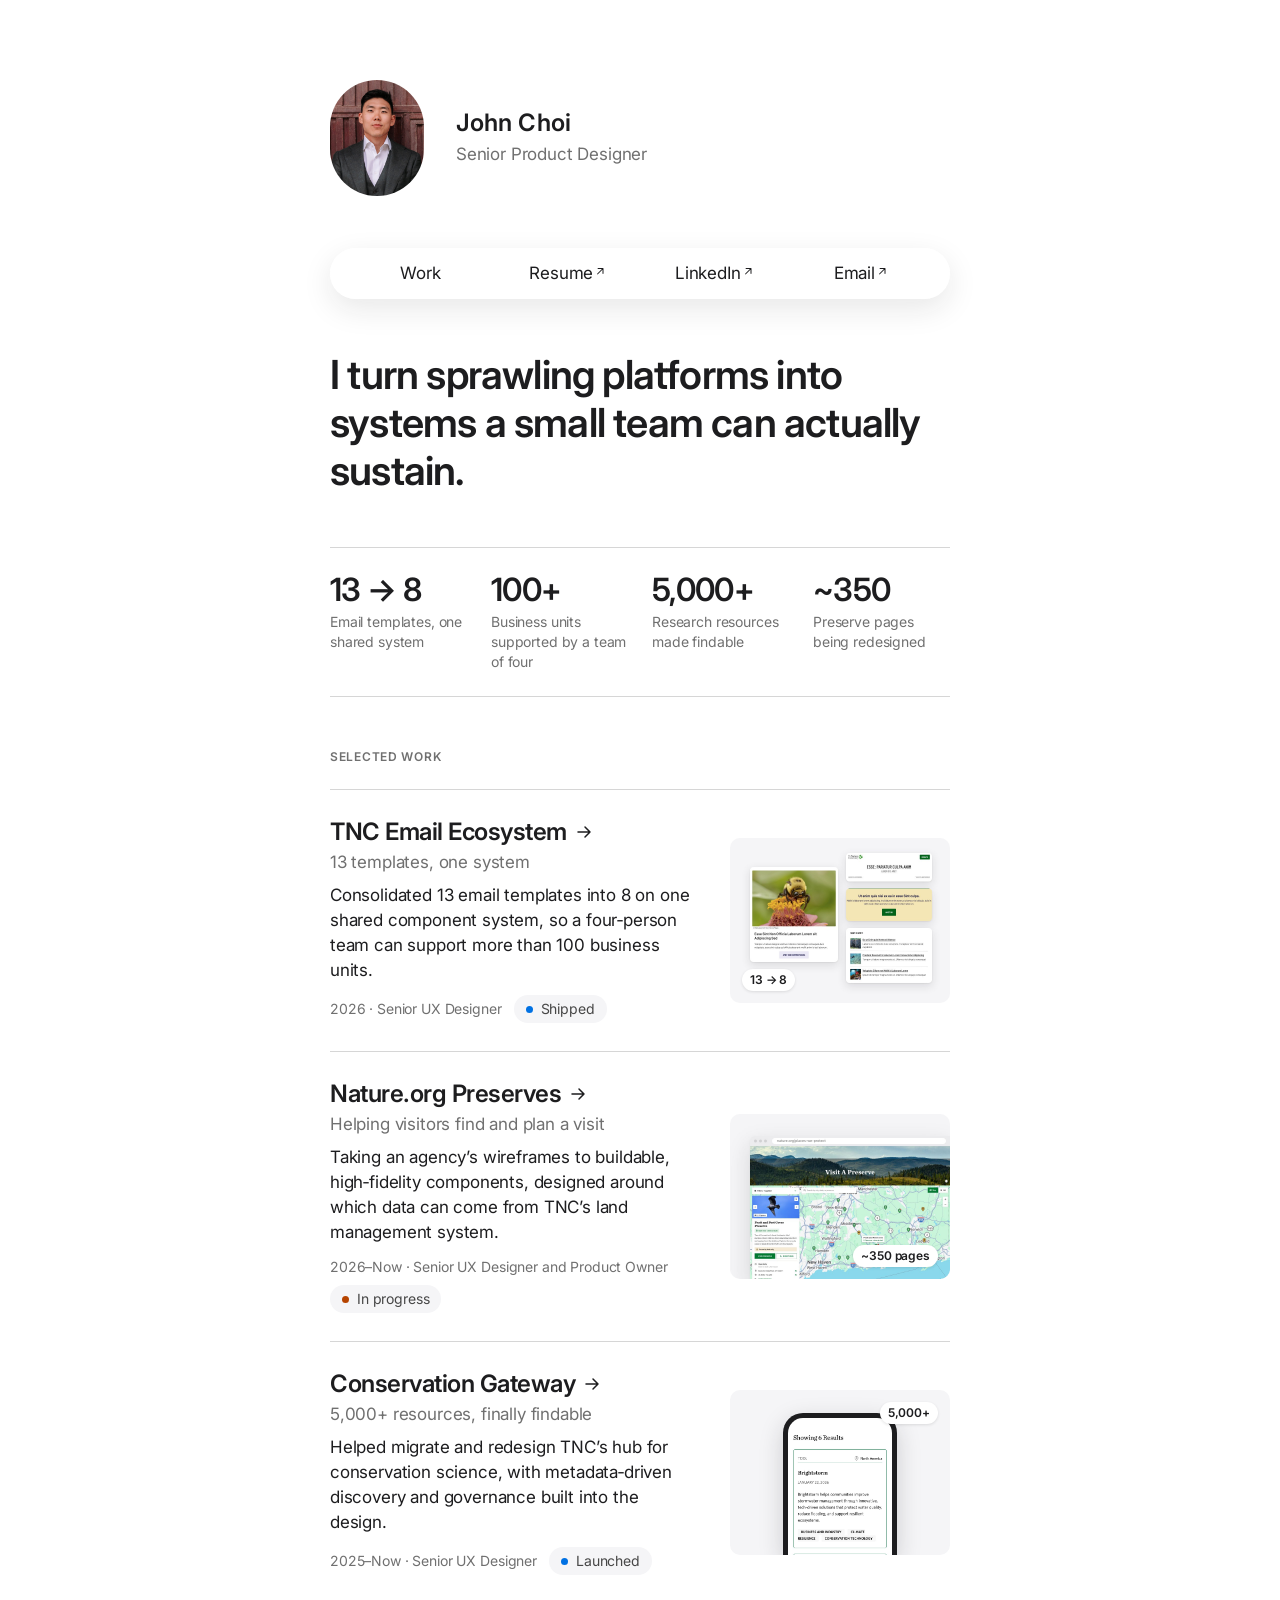
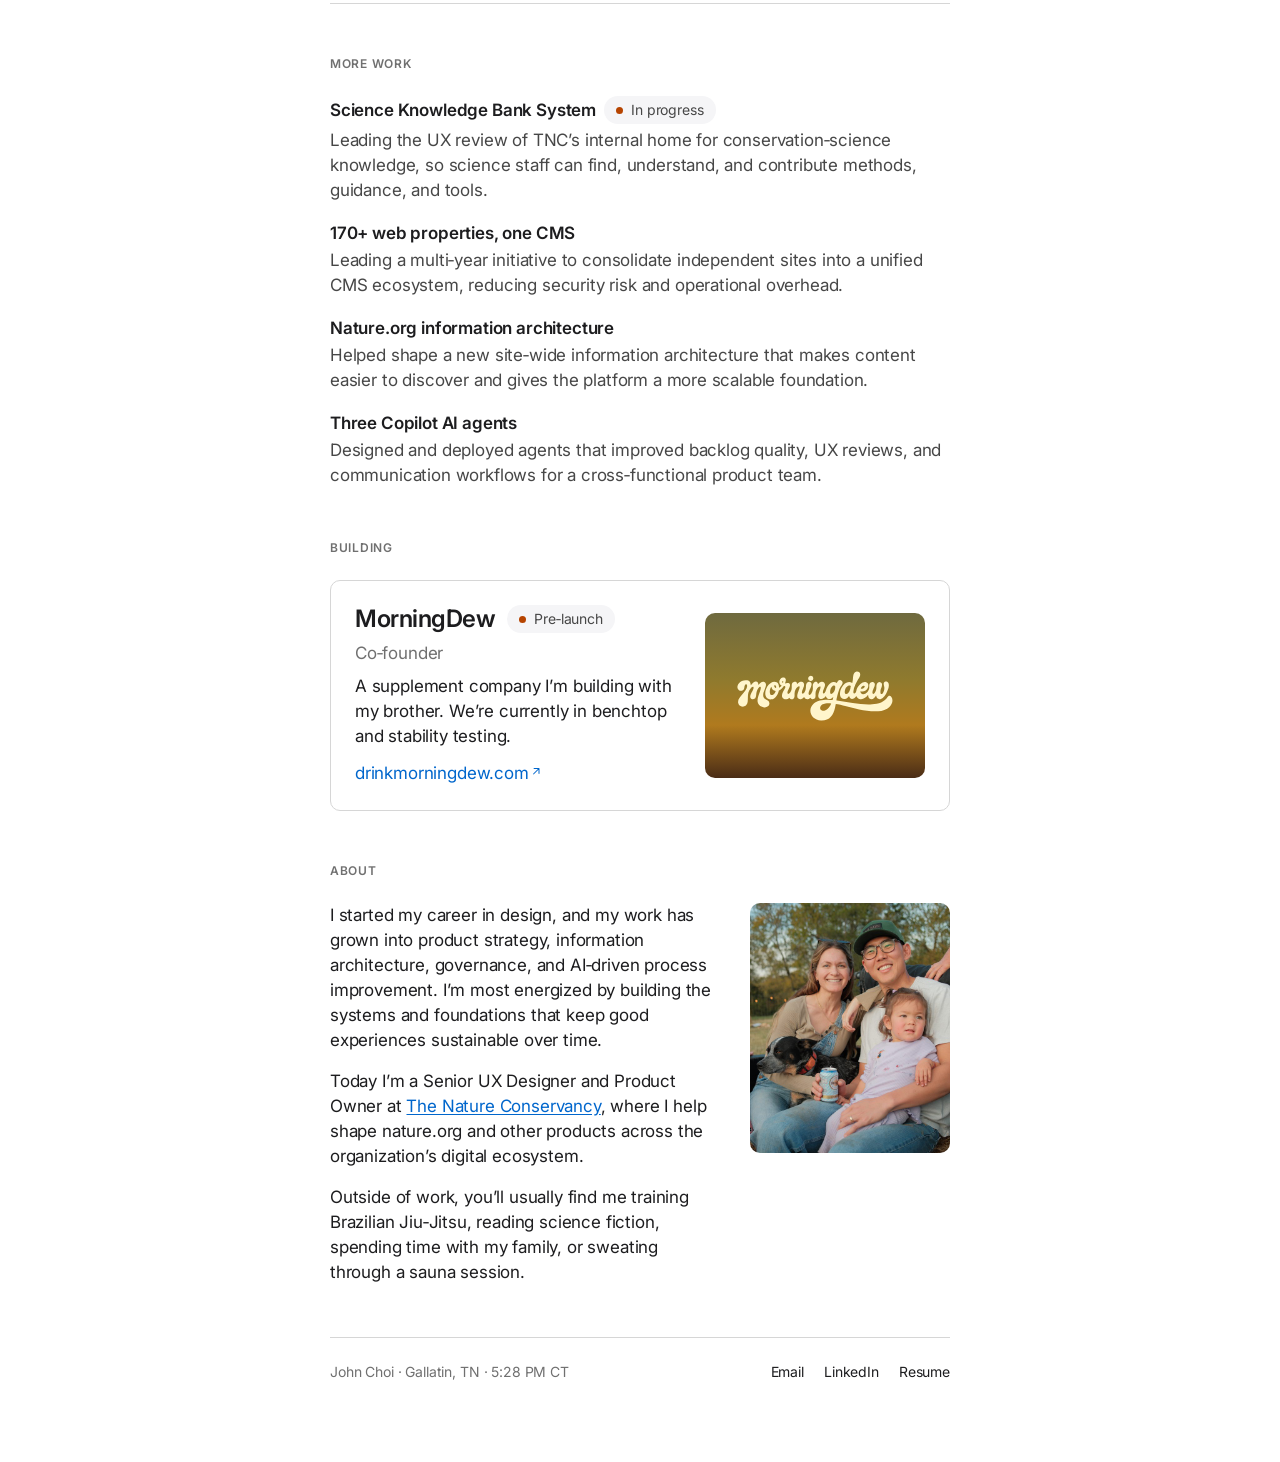
<file: index.html>
<!DOCTYPE html>
<html lang="en">
<head>
  <meta charset="UTF-8">
  <meta name="viewport" content="width=device-width, initial-scale=1.0">
  <title>John Choi — Senior Product Designer</title>
  <meta name="description" content="Senior Product Designer who turns sprawling platforms into systems a small team can actually sustain. Case studies from The Nature Conservancy.">
  <meta property="og:type" content="website">
  <meta property="og:site_name" content="John Choi">
  <meta property="og:title" content="John Choi — Senior Product Designer">
  <meta property="og:description" content="Senior Product Designer who turns sprawling platforms into systems a small team can actually sustain. Case studies from The Nature Conservancy.">
  <meta property="og:url" content="https://www.suyoungchoi.com/">
  <meta property="og:image" content="https://www.suyoungchoi.com/og-image.png">
  <meta property="og:image:width" content="1200">
  <meta property="og:image:height" content="630">
  <meta name="twitter:card" content="summary_large_image">
  <link rel="preconnect" href="https://fonts.googleapis.com">
  <link rel="preconnect" href="https://fonts.gstatic.com" crossorigin>
  <link href="https://fonts.googleapis.com/css2?family=Inter:wght@400;600;700&display=swap" rel="stylesheet">
  <link rel="stylesheet" href="shared.css">
  <style>
    /* Navigation Links -------------------------------------------------
       .nav-links is the sticky shell: it holds the layout slot and is
       never transformed, so the scroll script can read a stable position.
       .nav-bar is the glass panel that slides away. */
    .nav-links {
      position: sticky;
      top: var(--space-16);
      z-index: 10;
    }

    .nav-bar {
      display: grid;
      grid-template-columns: repeat(4, minmax(0, 1fr));
      align-items: center;
      gap: var(--space-16);
      padding: var(--space-12) var(--space-24);
      border-radius: var(--radius-full);
      background: rgba(255, 255, 255, 0.5);
      -webkit-backdrop-filter: blur(20px) saturate(180%);
      backdrop-filter: blur(20px) saturate(180%);
      border: 1px solid rgba(255, 255, 255, 0.55);
      box-shadow:
        0 10px 30px rgba(29, 29, 31, 0.1),
        inset 0 1px 0 rgba(255, 255, 255, 0.75);
      transition:
        transform 0.45s cubic-bezier(0.4, 0, 0.2, 1),
        opacity 0.3s ease;
      will-change: transform;
    }

    /* Slides up out of view while scrolling down */
    .nav-bar.is-hidden {
      transform: translateY(calc(-100% - var(--space-24)));
      opacity: 0;
      pointer-events: none;
    }

    /* Without backdrop-filter the panel needs to carry its own opacity */
    @supports not ((backdrop-filter: blur(1px)) or (-webkit-backdrop-filter: blur(1px))) {
      .nav-bar {
        background: rgba(255, 255, 255, 0.85);
      }
    }

    .nav-bar a {
      display: flex;
      align-items: center;
      justify-content: center;
      gap: var(--space-4);
      font: var(--type-lg);
      letter-spacing: var(--tracking-text);
      color: var(--color-primary-ink);
      text-decoration: none;
      cursor: pointer;
    }

    .nav-bar a:hover {
      color: var(--color-link-blue);
    }

    .nav-bar a:hover .arrow-icon {
      transform: scale(1.3);
    }

    @media (prefers-reduced-motion: reduce) {
      .nav-bar {
        transition: none;
      }
    }

    html {
      scroll-behavior: smooth;
    }

    @media (prefers-reduced-motion: reduce) {
      html {
        scroll-behavior: auto;
      }
    }

    /* Thesis and proof ------------------------------------------------- */
    .thesis {
      font: var(--type-4xl);
      letter-spacing: var(--tracking-headline);
      color: var(--color-primary-ink);
    }

    .proof {
      display: grid;
      grid-template-columns: repeat(4, minmax(0, 1fr));
      gap: var(--space-24);
      padding: var(--space-24) 0;
      border-top: 1px solid var(--color-hairline);
      border-bottom: 1px solid var(--color-hairline);
    }

    .proof-value {
      display: block;
      font: var(--type-3xl-2);
      letter-spacing: var(--tracking-headline);
      color: var(--color-primary-ink);
      white-space: nowrap;
    }

    .proof-label {
      display: block;
      margin-top: var(--space-4);
      font: var(--type-sm);
      letter-spacing: var(--tracking-text);
      color: var(--color-mid-gray);
    }

    /* Sections --------------------------------------------------------- */
    .home-section {
      display: flex;
      flex-direction: column;
      gap: var(--space-24);
    }

    #work {
      scroll-margin-top: var(--space-120);
    }

    .section-label {
      font: var(--type-xs-5);
      letter-spacing: 0.06em;
      text-transform: uppercase;
      color: var(--color-mid-gray);
    }

    /* Selected work rows ----------------------------------------------- */
    .work-list {
      list-style: none;
      display: flex;
      flex-direction: column;
    }

    .work-item {
      display: grid;
      grid-template-columns: minmax(0, 1fr) 220px;
      gap: var(--space-32);
      align-items: center;
      padding: var(--space-28) 0;
      border-top: 1px solid var(--color-hairline);
      text-decoration: none;
      color: inherit;
    }

    .work-list li:last-child .work-item {
      border-bottom: 1px solid var(--color-hairline);
    }

    .work-text {
      display: flex;
      flex-direction: column;
      gap: var(--space-8);
    }

    .work-title {
      display: inline-flex;
      align-items: center;
      gap: var(--space-8);
      font: var(--type-2xl);
      letter-spacing: var(--tracking-headline);
      color: var(--color-primary-ink);
    }

    .work-title svg {
      width: 18px;
      height: 18px;
      transition: transform 0.3s cubic-bezier(0.34, 1.56, 0.64, 1);
    }

    .work-tagline {
      font: var(--type-lg);
      letter-spacing: var(--tracking-text);
      color: var(--color-mid-gray);
      margin-top: calc(var(--space-4) * -1);
    }

    .work-summary {
      font: var(--type-lg);
      letter-spacing: var(--tracking-text);
      color: var(--color-primary-ink);
    }

    .work-meta {
      display: flex;
      flex-wrap: wrap;
      align-items: center;
      gap: var(--space-8) var(--space-12);
      margin-top: var(--space-4);
      font: var(--type-sm);
      letter-spacing: var(--tracking-text);
      color: var(--color-mid-gray);
    }

    .work-item:hover .work-title {
      color: var(--color-link-blue);
    }

    .work-item:hover .work-title svg {
      transform: translateX(4px);
    }

    /* Thumbnails: small diagrams that stand in until real images exist */
    .work-thumb {
      aspect-ratio: 4 / 3;
      border-radius: var(--radius-lg);
      background: var(--surface-canvas-gray);
      display: flex;
      align-items: center;
      justify-content: center;
      gap: var(--space-12);
      overflow: hidden;
      transition: transform 0.4s cubic-bezier(0.4, 0, 0.2, 1);
    }

    .work-item:hover .work-thumb {
      transform: scale(1.03);
    }

    @media (prefers-reduced-motion: reduce) {
      .work-thumb,
      .work-title svg {
        transition: none;
      }
    }

    /* Image thumbnail: a pre-composed picture that fills the tile */
    .work-thumb--image {
      position: relative;
    }

    .work-thumb--image img {
      display: block;
      width: 100%;
      height: 100%;
      object-fit: cover;
    }

    /* Phone thumbnail: a real mobile screen rising from the bottom edge */
    .work-thumb--phone {
      position: relative;
      align-items: flex-end;
    }

    .thumb-phone {
      width: 52%;
      height: 86%;
      padding: 5px 5px 0;
      border-radius: 20px 20px 0 0;
      background: var(--color-primary-ink);
      box-shadow: 0 8px 24px rgba(29, 29, 31, 0.18);
      overflow: hidden;
    }

    .thumb-phone img {
      display: block;
      width: 100%;
      height: auto;
      border-radius: 15px 15px 0 0;
    }

    .thumb-chip--bottom {
      top: auto !important;
      right: auto !important;
      bottom: var(--space-12);
      left: var(--space-12);
    }

    .thumb-chip--bottom-right {
      top: auto !important;
      bottom: var(--space-12);
    }

    .thumb-chip {
      position: absolute;
      top: var(--space-12);
      right: var(--space-12);
      padding: 3px var(--space-8);
      border-radius: var(--radius-full);
      background: var(--color-paper);
      box-shadow: 0 1px 3px rgba(29, 29, 31, 0.12);
      font: var(--type-xs-5);
      letter-spacing: var(--tracking-text);
      color: var(--color-primary-ink);
    }

    /* More work -------------------------------------------------------- */
    .more-list {
      list-style: none;
      display: flex;
      flex-direction: column;
      gap: var(--space-20);
    }

    .more-list li {
      display: flex;
      flex-direction: column;
      gap: var(--space-4);
    }

    .more-title {
      display: flex;
      flex-wrap: wrap;
      align-items: center;
      gap: var(--space-8);
      font: var(--type-lg-2);
      letter-spacing: var(--tracking-text);
      color: var(--color-primary-ink);
    }

    .more-list p {
      font: var(--type-lg);
      letter-spacing: var(--tracking-text);
      color: var(--color-deep-gray);
    }

    /* Building --------------------------------------------------------- */
    .building {
      display: grid;
      grid-template-columns: minmax(0, 1fr) 220px;
      gap: var(--space-32);
      align-items: center;
      padding: var(--space-24);
      border: 1px solid var(--color-hairline);
      border-radius: var(--radius-lg);
    }

    .building-text {
      display: flex;
      flex-direction: column;
      gap: var(--space-8);
    }

    /* Brand tile: the cream wordmark on a sunrise gradient, matching
       drinkmorningdew.com. Duplicates the text link for mouse users only. */
    .building-brand {
      aspect-ratio: 4 / 3;
      display: flex;
      align-items: center;
      justify-content: center;
      border-radius: var(--radius-lg);
      background: linear-gradient(180deg, #6f6a3f 0%, #8f7a2e 40%, #b07a1e 68%, #4a2c16 100%);
      overflow: hidden;
    }

    .building-brand img {
      width: 72%;
      height: auto;
      transition: transform 0.4s cubic-bezier(0.4, 0, 0.2, 1);
    }

    .building-brand:hover img {
      transform: scale(1.04);
    }

    @media (prefers-reduced-motion: reduce) {
      .building-brand img {
        transition: none;
      }
    }

    .building-name {
      display: flex;
      flex-wrap: wrap;
      align-items: center;
      gap: var(--space-12);
      font: var(--type-2xl);
      letter-spacing: var(--tracking-headline);
      color: var(--color-primary-ink);
    }

    .building p {
      font: var(--type-lg);
      letter-spacing: var(--tracking-text);
      color: var(--color-primary-ink);
    }

    .building-link {
      align-self: flex-start;
      display: inline-flex;
      align-items: center;
      gap: var(--space-4);
      margin-top: var(--space-4);
      font: var(--type-lg);
      letter-spacing: var(--tracking-text);
      color: var(--color-link-blue);
      text-decoration: none;
    }

    .building-link:hover {
      color: var(--color-electric-blue);
    }

    .building-link:hover .arrow-icon {
      transform: scale(1.3);
    }

    .building-role {
      color: var(--color-mid-gray) !important;
    }

    /* About ------------------------------------------------------------ */
    .about {
      display: grid;
      grid-template-columns: minmax(0, 1fr) 200px;
      gap: var(--space-32);
      align-items: start;
    }

    .about-text {
      display: flex;
      flex-direction: column;
      gap: var(--space-16);
    }

    .about-text p {
      font: var(--type-lg);
      letter-spacing: var(--tracking-text);
      color: var(--color-primary-ink);
    }

    .about-text a {
      color: var(--color-link-blue);
      text-decoration: underline;
      text-underline-offset: 2px;
    }

    .about-text a:hover {
      color: var(--color-electric-blue);
    }

    .about-photo {
      display: block;
      width: 100%;
      height: auto;
      border-radius: var(--radius-lg);
    }

    /* Footer ----------------------------------------------------------- */
    .site-footer {
      display: flex;
      flex-wrap: wrap;
      justify-content: space-between;
      gap: var(--space-16);
      padding-top: var(--space-24);
      border-top: 1px solid var(--color-hairline);
      font: var(--type-sm);
      letter-spacing: var(--tracking-text);
      color: var(--color-mid-gray);
    }

    .site-footer nav {
      display: flex;
      gap: var(--space-20);
    }

    .site-footer a {
      color: var(--color-primary-ink);
      text-decoration: none;
    }

    .site-footer a:hover {
      color: var(--color-link-blue);
    }

    /* Mobile Responsive */
    @media (max-width: 730px) {
      /* Keep all four links in one compact row. Each link fills the bar's
         full height so the tap target is 44px tall, not just the text */
      .nav-bar {
        grid-template-columns: repeat(4, auto);
        justify-content: space-between;
        align-items: stretch;
        gap: 0;
        padding: 0 var(--space-8);
      }

      .nav-bar a {
        min-height: 44px;
        padding: 0 var(--space-8);
        font: var(--type-sm-2);
        letter-spacing: var(--tracking-text);
      }

      .thesis {
        font: var(--type-2xl-2);
        letter-spacing: var(--tracking-headline);
      }

      .proof {
        grid-template-columns: repeat(2, minmax(0, 1fr));
        gap: var(--space-20) var(--space-16);
      }

      /* No hover on touch: show the thumbnail first, full width */
      .work-item {
        grid-template-columns: minmax(0, 1fr);
        gap: var(--space-16);
      }

      .work-thumb {
        order: -1;
        aspect-ratio: 16 / 9;
      }

      .thumb-phone {
        width: 38%;
      }

      .building {
        grid-template-columns: minmax(0, 1fr);
        gap: var(--space-20);
      }

      .building-brand {
        order: -1;
        aspect-ratio: 16 / 9;
      }

      .about {
        grid-template-columns: minmax(0, 1fr);
      }

      .about-photo {
        max-width: 320px;
      }
    }
  </style>
</head>
<body>
  <div class="container">
    <!-- Profile Header -->
    <div class="profile">
      <img src="profile.png" alt="John Choi headshot" class="profile-photo">
      <div class="profile-info">
        <h1>John Choi</h1>
        <p>Senior Product Designer</p>
      </div>
    </div>

    <!-- Navigation Links -->
    <nav class="nav-links">
      <div class="nav-bar">
        <a href="#work">Work</a>
        <a href="/resume">
          Resume
          <svg class="arrow-icon" xmlns="http://www.w3.org/2000/svg" fill="none" viewBox="0 0 7 7">
            <path d="M1 0C0.724 0 0.5 0.224 0.5 0.5C0.5 0.776 0.724 1 1 1V0ZM6 0.5H6.5C6.5 0.224 6.276 0 6 0V0.5ZM5.5 5.5C5.5 5.776 5.724 6 6 6C6.276 6 6.5 5.776 6.5 5.5H5.5ZM0.146 5.646C-0.049 5.842-0.049 6.158 0.146 6.354C0.342 6.549 0.658 6.549 0.854 6.354L0.146 5.646ZM1 1H6V0H1V1ZM5.5 0.5V5.5H6.5V0.5H5.5ZM5.646 0.146L0.146 5.646L0.854 6.354L6.354 0.854L5.646 0.146Z" fill="currentColor"/>
          </svg>
        </a>
        <a href="https://www.linkedin.com/in/johnsychoi/" target="_blank" rel="noopener noreferrer">
          LinkedIn
          <svg class="arrow-icon" xmlns="http://www.w3.org/2000/svg" fill="none" viewBox="0 0 7 7">
            <path d="M1 0C0.724 0 0.5 0.224 0.5 0.5C0.5 0.776 0.724 1 1 1V0ZM6 0.5H6.5C6.5 0.224 6.276 0 6 0V0.5ZM5.5 5.5C5.5 5.776 5.724 6 6 6C6.276 6 6.5 5.776 6.5 5.5H5.5ZM0.146 5.646C-0.049 5.842-0.049 6.158 0.146 6.354C0.342 6.549 0.658 6.549 0.854 6.354L0.146 5.646ZM1 1H6V0H1V1ZM5.5 0.5V5.5H6.5V0.5H5.5ZM5.646 0.146L0.146 5.646L0.854 6.354L6.354 0.854L5.646 0.146Z" fill="currentColor"/>
          </svg>
        </a>
        <a href="mailto:choi7sx@gmail.com">
          Email
          <svg class="arrow-icon" xmlns="http://www.w3.org/2000/svg" fill="none" viewBox="0 0 7 7">
            <path d="M1 0C0.724 0 0.5 0.224 0.5 0.5C0.5 0.776 0.724 1 1 1V0ZM6 0.5H6.5C6.5 0.224 6.276 0 6 0V0.5ZM5.5 5.5C5.5 5.776 5.724 6 6 6C6.276 6 6.5 5.776 6.5 5.5H5.5ZM0.146 5.646C-0.049 5.842-0.049 6.158 0.146 6.354C0.342 6.549 0.658 6.549 0.854 6.354L0.146 5.646ZM1 1H6V0H1V1ZM5.5 0.5V5.5H6.5V0.5H5.5ZM5.646 0.146L0.146 5.646L0.854 6.354L6.354 0.854L5.646 0.146Z" fill="currentColor"/>
          </svg>
        </a>
      </div>
    </nav>

    <!-- Thesis -->
    <p class="thesis">I turn sprawling platforms into systems a small team can actually sustain.</p>

    <div class="proof">
      <div>
        <span class="proof-value">13 &rarr; 8</span>
        <span class="proof-label">Email templates, one shared system</span>
      </div>
      <div>
        <span class="proof-value">100+</span>
        <span class="proof-label">Business units supported by a team of four</span>
      </div>
      <div>
        <span class="proof-value">5,000+</span>
        <span class="proof-label">Research resources made findable</span>
      </div>
      <div>
        <span class="proof-value">~350</span>
        <span class="proof-label">Preserve pages being redesigned</span>
      </div>
    </div>

    <!-- Selected work -->
    <section class="home-section" id="work">
      <h2 class="section-label">Selected work</h2>
      <ul class="work-list">
        <li>
          <a class="work-item" href="/tnc-email/">
            <div class="work-text">
              <span class="work-title">TNC Email Ecosystem <svg viewBox="0 0 18 18" fill="none" stroke="currentColor" stroke-width="1.5" stroke-linecap="round" stroke-linejoin="round" aria-hidden="true"><path d="M3 9h12M10 4l5 5-5 5"/></svg></span>
              <span class="work-tagline">13 templates, one system</span>
              <p class="work-summary">Consolidated 13 email templates into 8 on one shared component system, so a four&#8209;person team can support more than 100 business units.</p>
              <span class="work-meta">2026 &middot; Senior UX Designer <span class="cs-status">Shipped</span></span>
            </div>
            <div class="work-thumb work-thumb--image" aria-hidden="true">
              <picture>
                <source media="(max-width: 730px)" srcset="/tnc-email/email-thumb-stack-m.jpg" width="1280" height="720">
                <img src="/tnc-email/email-thumb-stack.jpg" width="880" height="660" loading="lazy" alt="">
              </picture>
              <span class="thumb-chip thumb-chip--bottom">13 &rarr; 8</span>
            </div>
          </a>
        </li>
        <li>
          <a class="work-item" href="/nature-preserves/">
            <div class="work-text">
              <span class="work-title">Nature.org Preserves <svg viewBox="0 0 18 18" fill="none" stroke="currentColor" stroke-width="1.5" stroke-linecap="round" stroke-linejoin="round" aria-hidden="true"><path d="M3 9h12M10 4l5 5-5 5"/></svg></span>
              <span class="work-tagline">Helping visitors find and plan a visit</span>
              <p class="work-summary">Taking an agency&rsquo;s wireframes to buildable, high&#8209;fidelity components, designed around which data can come from TNC&rsquo;s land management system.</p>
              <span class="work-meta">2026&ndash;Now &middot; Senior UX Designer and Product Owner <span class="cs-status cs-status--progress">In progress</span></span>
            </div>
            <div class="work-thumb work-thumb--image" aria-hidden="true">
              <picture>
                <source media="(max-width: 730px)" srcset="/nature-preserves/preserves-thumb-m.jpg" width="1280" height="720">
                <img src="/nature-preserves/preserves-thumb.jpg" width="880" height="660" loading="lazy" alt="">
              </picture>
              <span class="thumb-chip thumb-chip--bottom-right">~350 pages</span>
            </div>
          </a>
        </li>
        <li>
          <a class="work-item" href="/conservation-gateway/">
            <div class="work-text">
              <span class="work-title">Conservation Gateway <svg viewBox="0 0 18 18" fill="none" stroke="currentColor" stroke-width="1.5" stroke-linecap="round" stroke-linejoin="round" aria-hidden="true"><path d="M3 9h12M10 4l5 5-5 5"/></svg></span>
              <span class="work-tagline">5,000+ resources, finally findable</span>
              <p class="work-summary">Helped migrate and redesign TNC&rsquo;s hub for conservation science, with metadata&#8209;driven discovery and governance built into the design.</p>
              <span class="work-meta">2025&ndash;Now &middot; Senior UX Designer <span class="cs-status">Launched</span></span>
            </div>
            <div class="work-thumb work-thumb--phone" aria-hidden="true">
              <div class="thumb-phone">
                <img src="/conservation-gateway/gateway-thumb-mobile.jpg" width="780" height="1048" loading="lazy" alt="">
              </div>
              <span class="thumb-chip">5,000+</span>
            </div>
          </a>
        </li>
      </ul>
    </section>

    <!-- More work -->
    <section class="home-section">
      <h2 class="section-label">More work</h2>
      <ul class="more-list">
        <li>
          <span class="more-title">Science Knowledge Bank System <span class="cs-status cs-status--progress">In progress</span></span>
          <p>Leading the UX review of TNC&rsquo;s internal home for conservation&#8209;science knowledge, so science staff can find, understand, and contribute methods, guidance, and tools.</p>
        </li>
        <li>
          <span class="more-title">170+ web properties, one CMS</span>
          <p>Leading a multi&#8209;year initiative to consolidate independent sites into a unified CMS ecosystem, reducing security risk and operational overhead.</p>
        </li>
        <li>
          <span class="more-title">Nature.org information architecture</span>
          <p>Helped shape a new site&#8209;wide information architecture that makes content easier to discover and gives the platform a more scalable foundation.</p>
        </li>
        <li>
          <span class="more-title">Three Copilot AI agents</span>
          <p>Designed and deployed agents that improved backlog quality, UX reviews, and communication workflows for a cross&#8209;functional product team.</p>
        </li>
      </ul>
    </section>

    <!-- Building -->
    <section class="home-section">
      <h2 class="section-label">Building</h2>
      <div class="building">
        <div class="building-text">
          <span class="building-name">MorningDew <span class="cs-status cs-status--progress">Pre&#8209;launch</span></span>
          <p class="building-role">Co&#8209;founder</p>
          <p>A supplement company I&rsquo;m building with my brother. We&rsquo;re currently in benchtop and stability testing.</p>
          <a class="building-link" href="https://drinkmorningdew.com" target="_blank" rel="noopener noreferrer">
            drinkmorningdew.com
            <svg class="arrow-icon" xmlns="http://www.w3.org/2000/svg" fill="none" viewBox="0 0 7 7">
              <path d="M1 0C0.724 0 0.5 0.224 0.5 0.5C0.5 0.776 0.724 1 1 1V0ZM6 0.5H6.5C6.5 0.224 6.276 0 6 0V0.5ZM5.5 5.5C5.5 5.776 5.724 6 6 6C6.276 6 6.5 5.776 6.5 5.5H5.5ZM0.146 5.646C-0.049 5.842-0.049 6.158 0.146 6.354C0.342 6.549 0.658 6.549 0.854 6.354L0.146 5.646ZM1 1H6V0H1V1ZM5.5 0.5V5.5H6.5V0.5H5.5ZM5.646 0.146L0.146 5.646L0.854 6.354L6.354 0.854L5.646 0.146Z" fill="currentColor"/>
            </svg>
          </a>
        </div>
        <a class="building-brand" href="https://drinkmorningdew.com" target="_blank" rel="noopener noreferrer" tabindex="-1" aria-hidden="true">
          <img src="/morningdew-logo.svg" alt="" width="1930" height="660">
        </a>
      </div>
    </section>

    <!-- About -->
    <section class="home-section">
      <h2 class="section-label">About</h2>
      <div class="about">
        <div class="about-text">
          <p>I started my career in design, and my work has grown into product strategy, information architecture, governance, and AI&#8209;driven process improvement. I&rsquo;m most energized by building the systems and foundations that keep good experiences sustainable over time.</p>
          <p>Today I&rsquo;m a Senior UX Designer and Product Owner at <a href="https://www.nature.org" target="_blank" rel="noopener noreferrer">The Nature Conservancy</a>, where I help shape nature.org and other products across the organization&rsquo;s digital ecosystem.</p>
          <p>Outside of work, you&rsquo;ll usually find me training Brazilian Jiu&#8209;Jitsu, reading science fiction, spending time with my family, or sweating through a sauna session.</p>
        </div>
        <img class="about-photo" src="/about-photo.jpg" width="640" height="800" loading="lazy" alt="Me with my family and our dog, sitting on hay bales outside at sunset.">
      </div>
    </section>

    <footer class="site-footer">
      <span>John Choi &middot; Gallatin, TN<span class="local-time" hidden> &middot; <time></time> CT</span></span>
      <nav aria-label="Contact">
        <a href="mailto:choi7sx@gmail.com">Email</a>
        <a href="https://www.linkedin.com/in/johnsychoi/" target="_blank" rel="noopener noreferrer">LinkedIn</a>
        <a href="/resume">Resume</a>
      </nav>
    </footer>
  </div>

  <script>
    // Live local time in the footer (Gallatin, TN runs on Central time)
    (function () {
      var wrap = document.querySelector('.local-time');
      if (!wrap || !window.Intl) return;
      var el = wrap.querySelector('time');
      var fmt = new Intl.DateTimeFormat('en-US', {
        hour: 'numeric',
        minute: '2-digit',
        timeZone: 'America/Chicago'
      });

      function tick() {
        el.textContent = fmt.format(new Date());
      }

      tick();
      wrap.hidden = false;
      setInterval(tick, 30000);
    })();

    (function () {
      var nav = document.querySelector('.nav-links');
      var bar = nav && nav.querySelector('.nav-bar');
      if (!bar) return;

      var stickTop = parseFloat(getComputedStyle(nav).top) || 0;
      var lastY = window.pageYOffset;
      var ticking = false;

      function update() {
        ticking = false;
        var y = window.pageYOffset;
        var delta = y - lastY;

        // Ignore sub-pixel jitter; let small moves accumulate instead.
        if (Math.abs(delta) < 4) return;

        // Only hide once the bar has actually reached its sticky position,
        // so it never vanishes while still sitting in the page flow.
        var stuck = nav.getBoundingClientRect().top <= stickTop + 1;
        if (delta > 0 && stuck) {
          bar.classList.add('is-hidden');
        } else if (delta < 0) {
          bar.classList.remove('is-hidden');
        }
        lastY = y;
      }

      window.addEventListener('scroll', function () {
        if (!ticking) {
          window.requestAnimationFrame(update);
          ticking = true;
        }
      }, { passive: true });

      window.addEventListener('resize', function () {
        stickTop = parseFloat(getComputedStyle(nav).top) || 0;
      });
    })();
  </script>
</body>
</html>
</file>
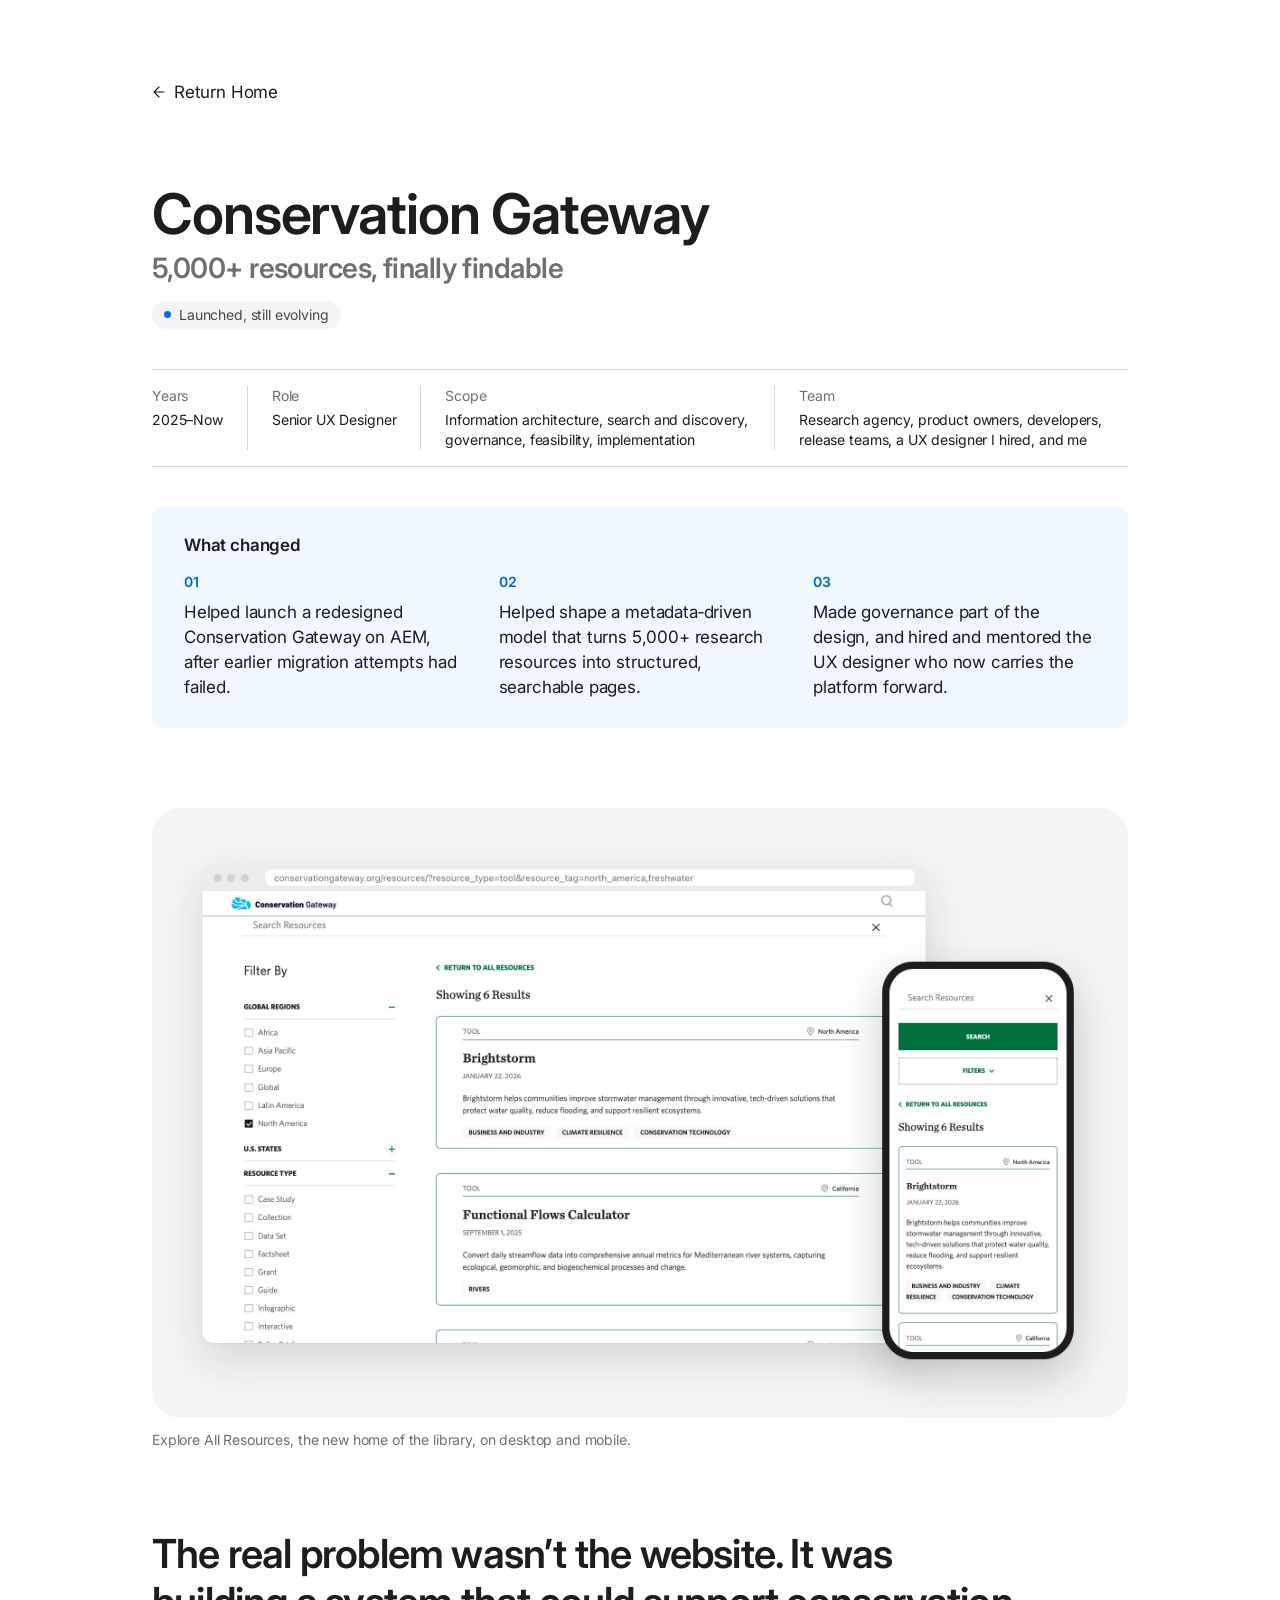
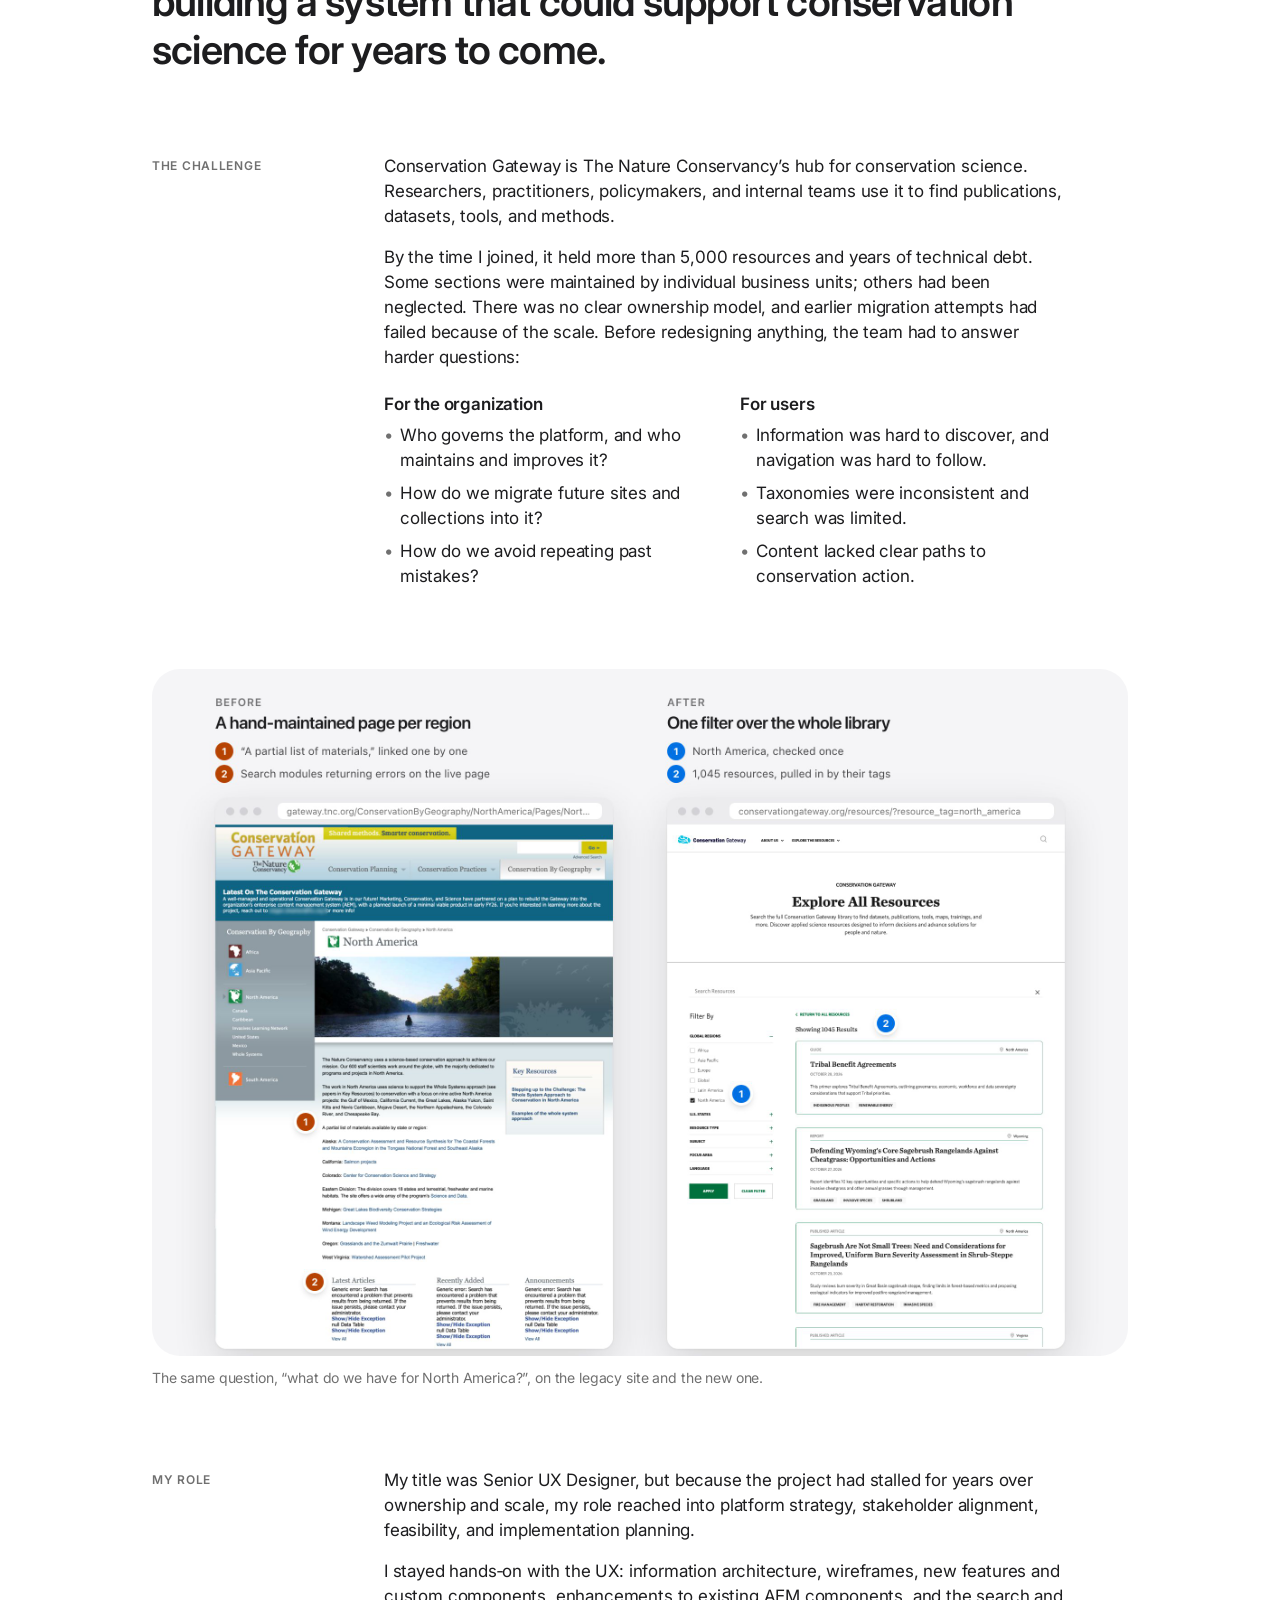
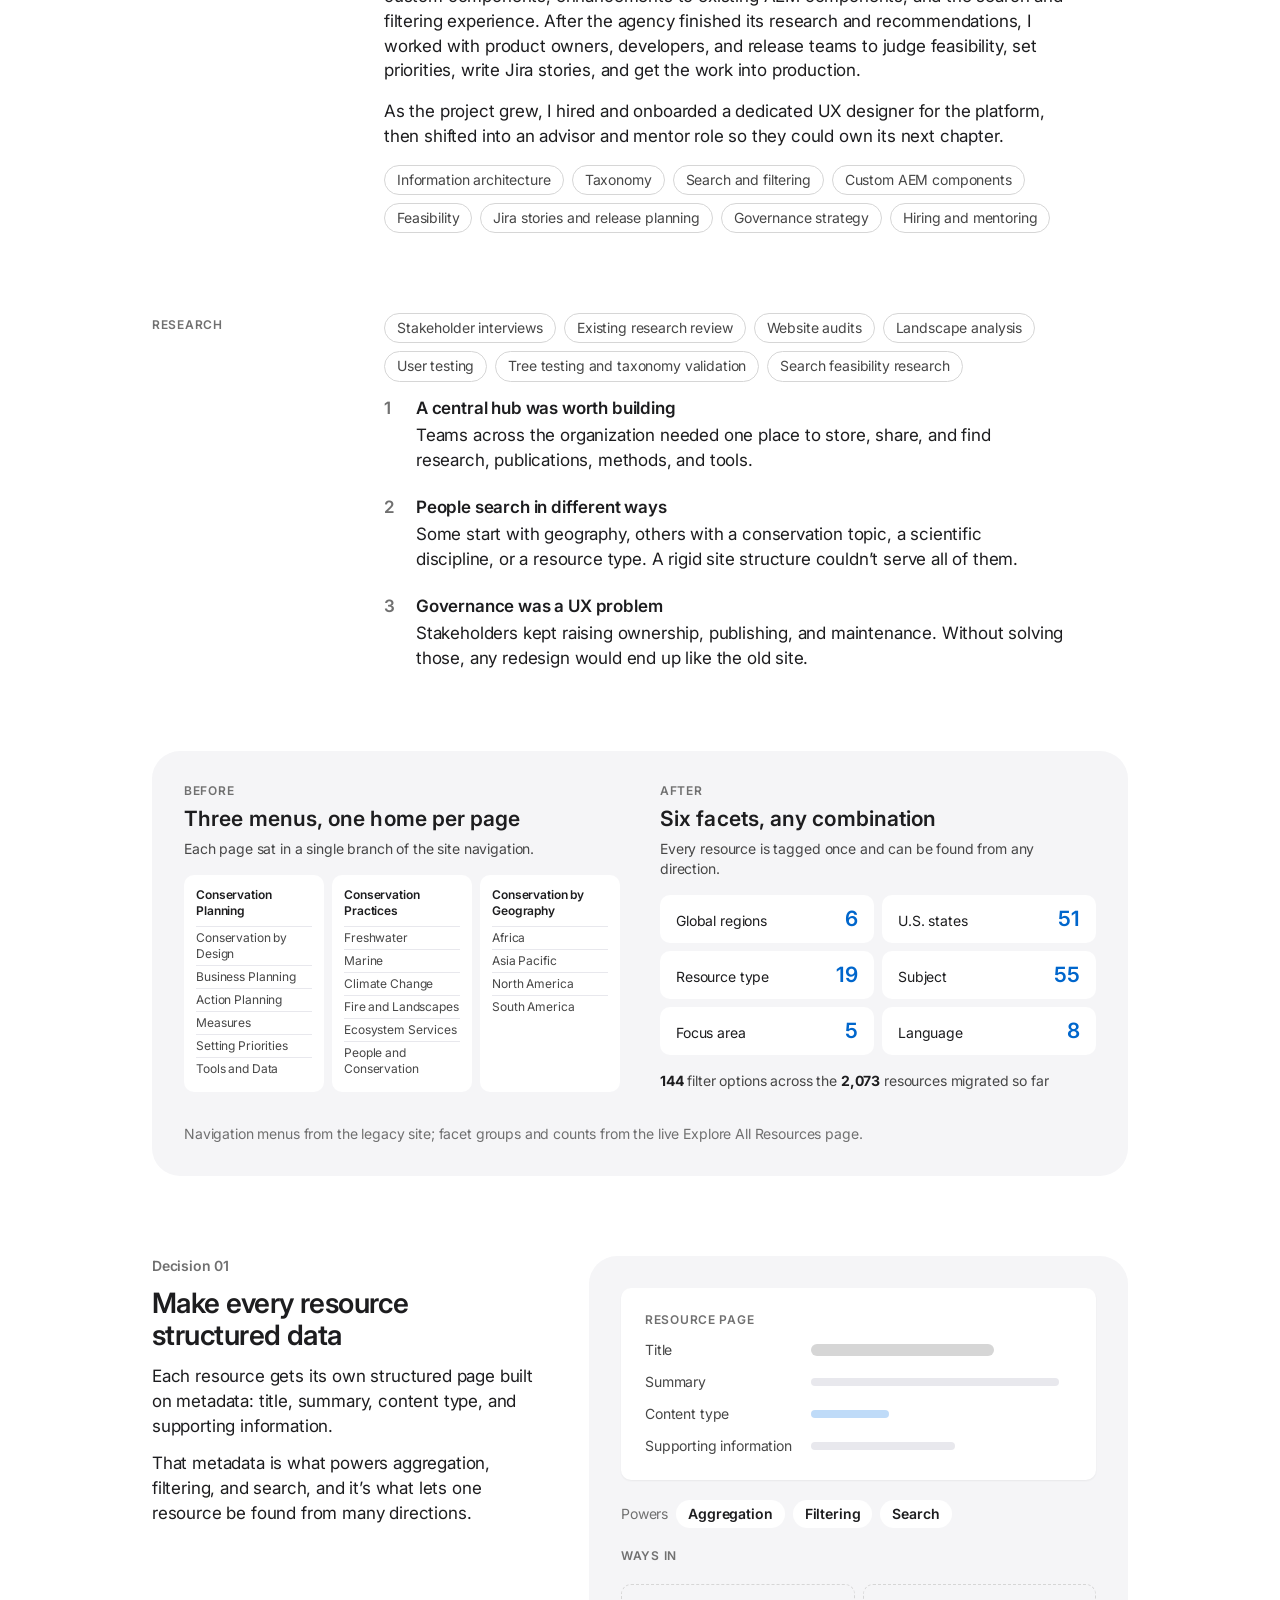
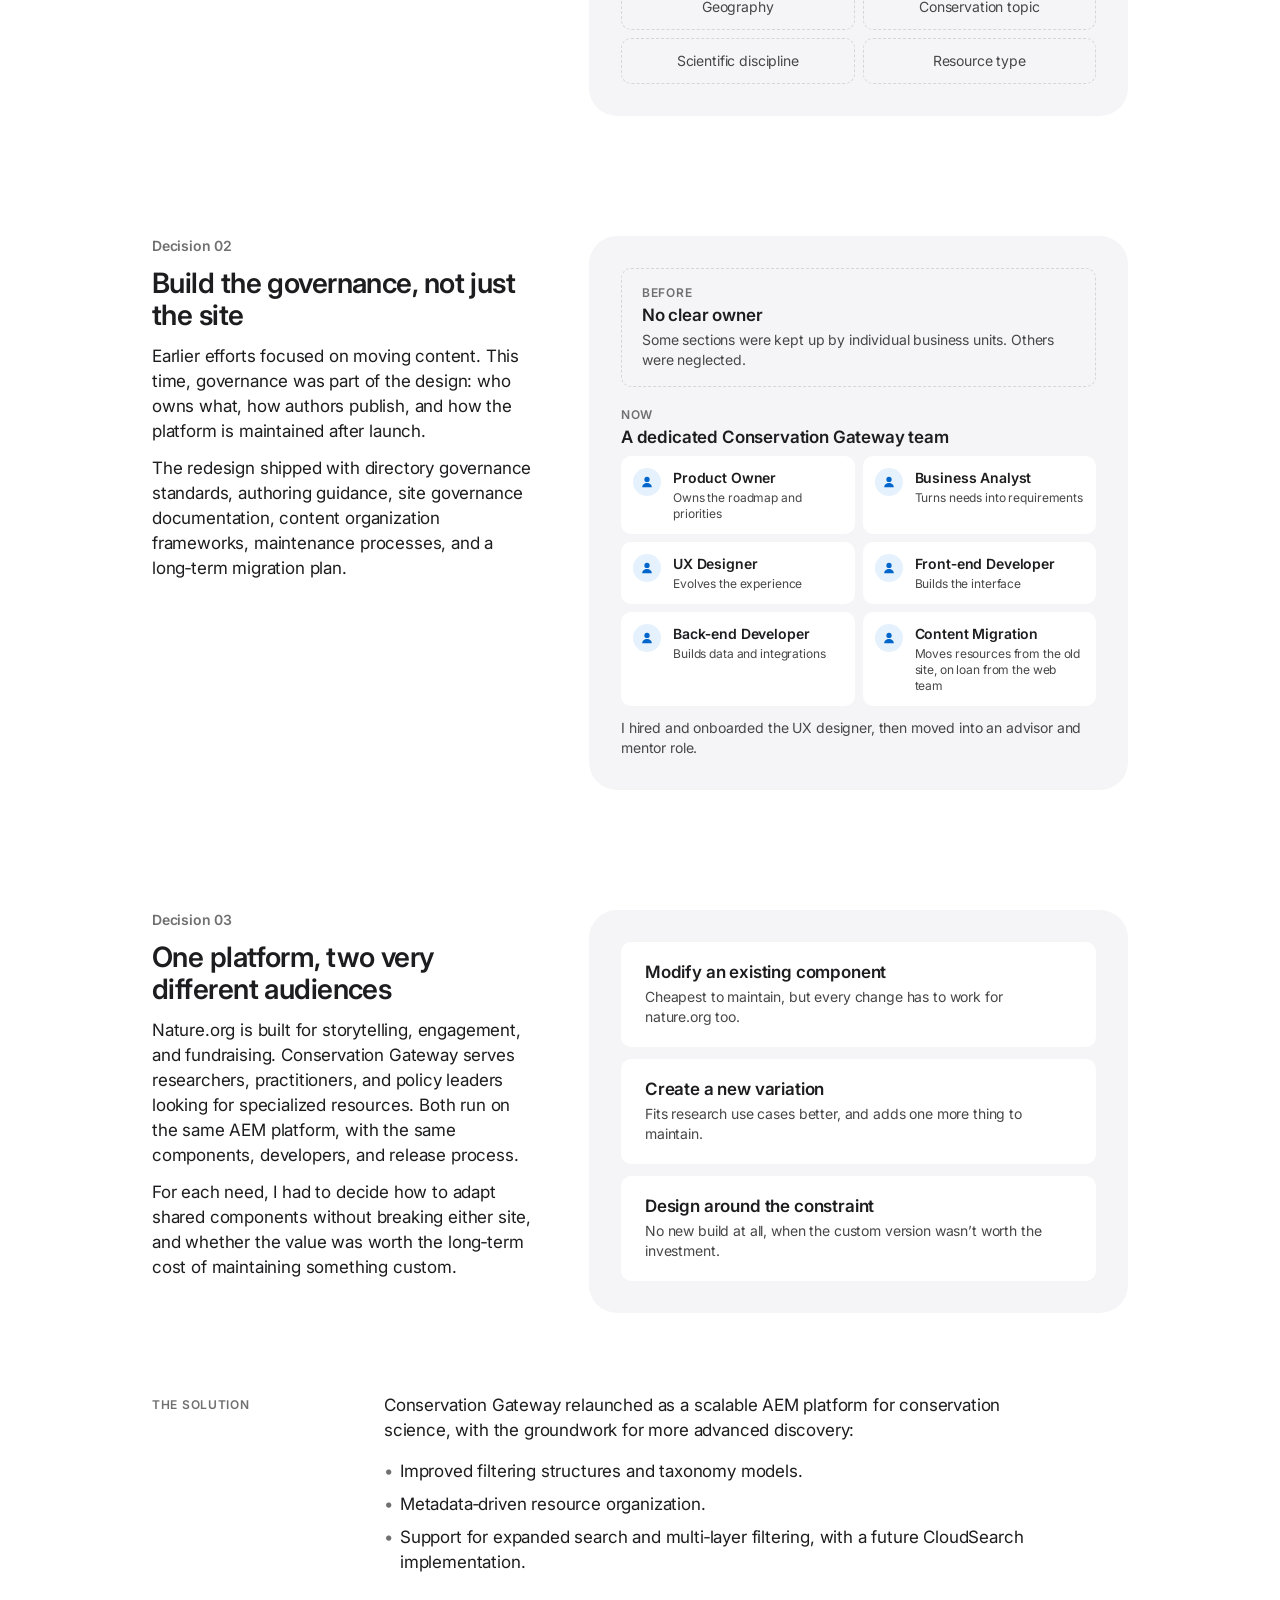
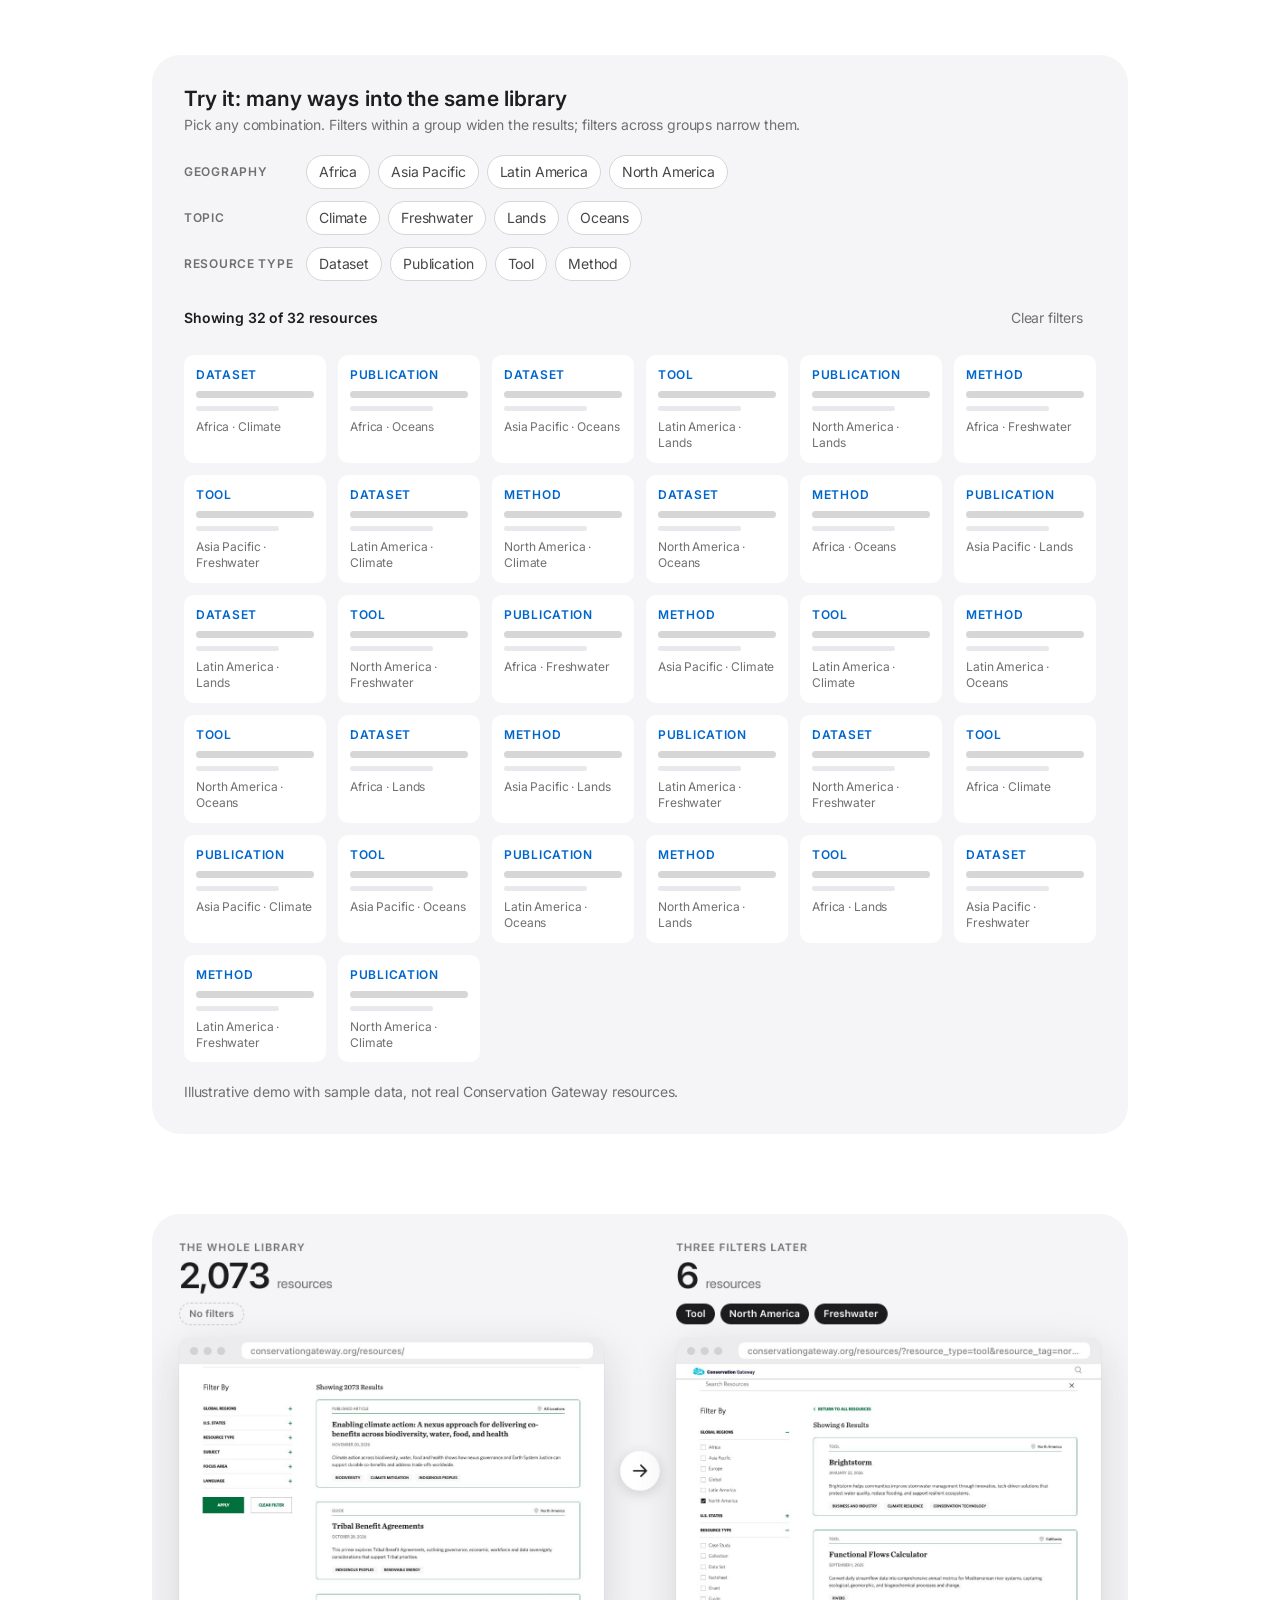
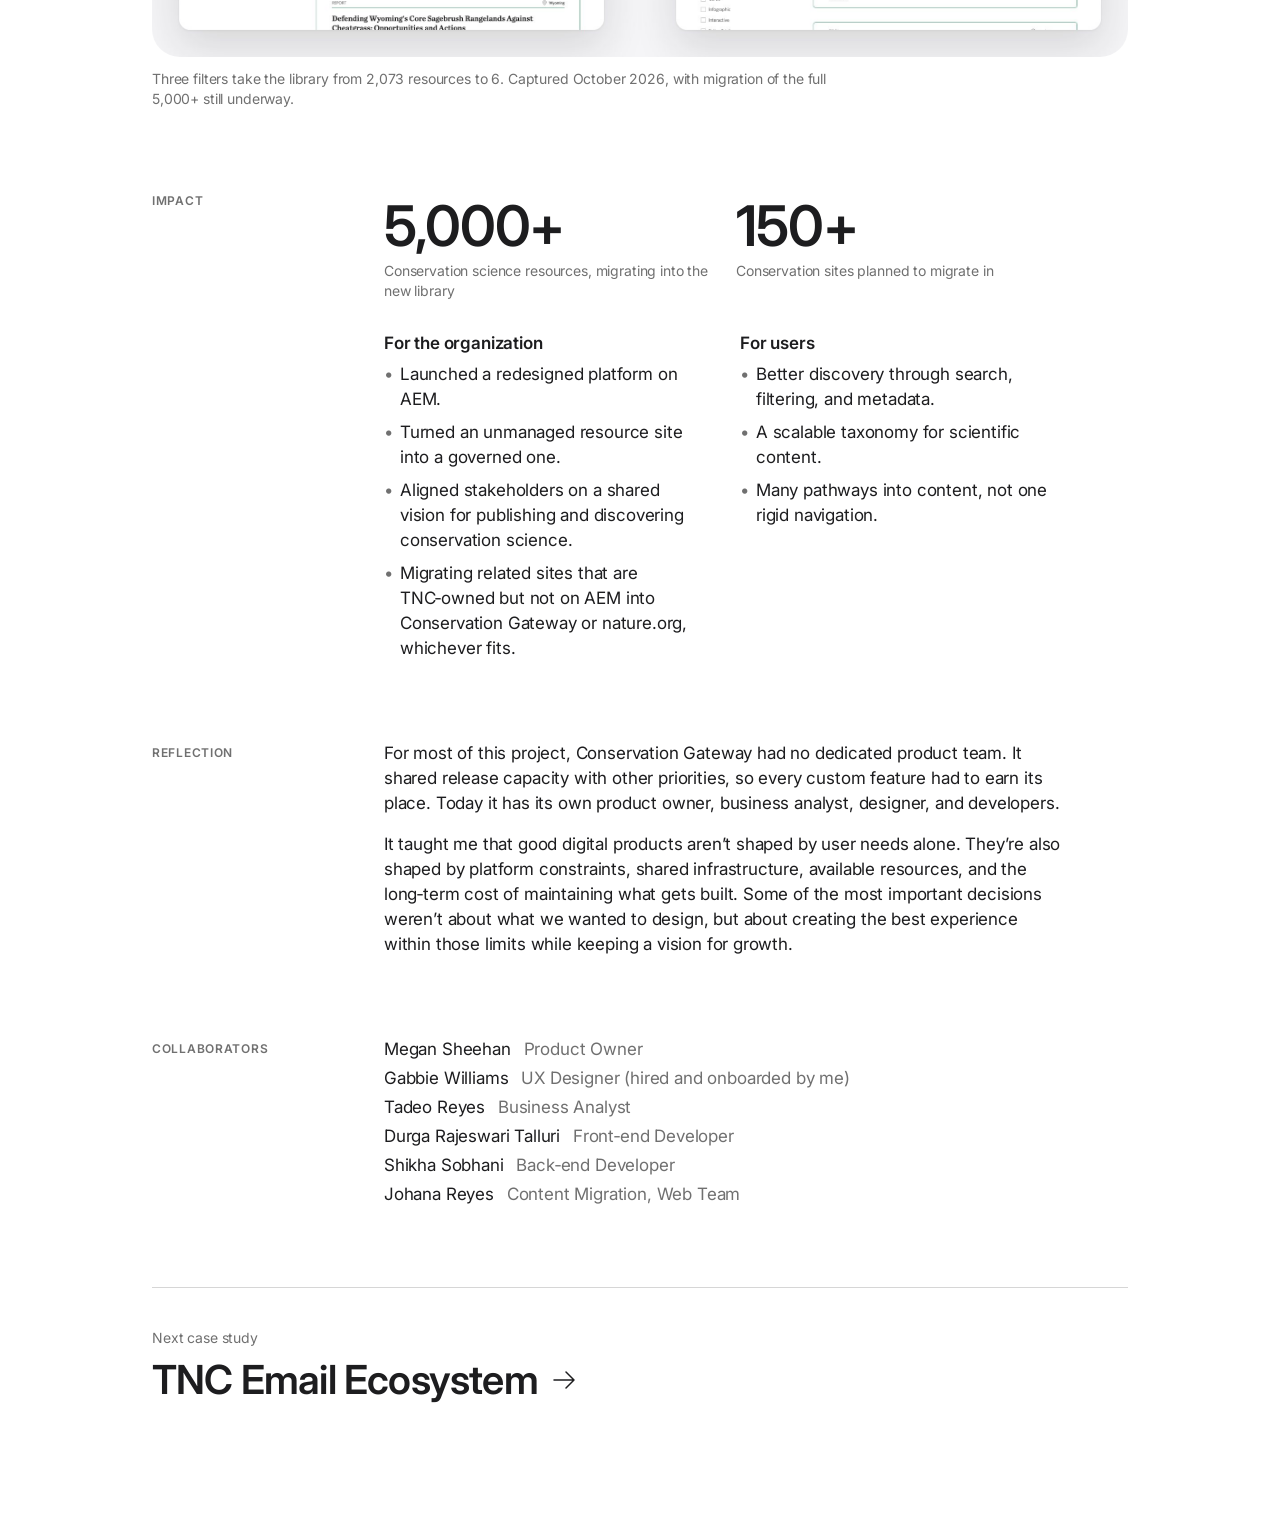
<file: conservation-gateway/index.html>
<!DOCTYPE html>
<html lang="en">
<head>
  <meta charset="UTF-8">
  <meta name="viewport" content="width=device-width, initial-scale=1.0">
  <title>Conservation Gateway — John Choi</title>
  <meta name="description" content="Migrating and redesigning The Nature Conservancy's hub for conservation science: 5,000+ resources, a metadata-driven discovery model, and governance built into the design.">
  <meta property="og:type" content="website">
  <meta property="og:site_name" content="John Choi">
  <meta property="og:title" content="Conservation Gateway — John Choi">
  <meta property="og:description" content="Migrating and redesigning The Nature Conservancy's hub for conservation science: 5,000+ resources, a metadata-driven discovery model, and governance built into the design.">
  <meta property="og:url" content="https://www.suyoungchoi.com/conservation-gateway/">
  <meta property="og:image" content="https://www.suyoungchoi.com/og-image.png">
  <meta property="og:image:width" content="1200">
  <meta property="og:image:height" content="630">
  <meta name="twitter:card" content="summary_large_image">
  <link rel="preconnect" href="https://fonts.googleapis.com">
  <link rel="preconnect" href="https://fonts.gstatic.com" crossorigin>
  <link href="https://fonts.googleapis.com/css2?family=Inter:wght@400;600;700&display=swap" rel="stylesheet">
  <link rel="stylesheet" href="../shared.css">
  <link rel="stylesheet" href="../case-study.css">
  <style>
    /* Stacked cards on a diagram panel */
    .stack {
      display: flex;
      flex-direction: column;
      gap: var(--space-12);
    }

    /* Resource page anatomy -------------------------------------------- */
    .anatomy {
      display: flex;
      flex-direction: column;
      gap: var(--space-20);
    }

    .resource {
      display: flex;
      flex-direction: column;
      gap: var(--space-12);
      padding: var(--space-24);
      border-radius: var(--radius-lg);
      background: var(--color-paper);
      box-shadow: 0 1px 2px rgba(29, 29, 31, 0.06);
    }

    .resource-kicker {
      font: var(--type-xs-5);
      letter-spacing: 0.06em;
      text-transform: uppercase;
      color: var(--color-mid-gray);
    }

    .field {
      display: grid;
      grid-template-columns: 150px minmax(0, 1fr);
      gap: var(--space-16);
      align-items: center;
      font: var(--type-sm);
      letter-spacing: var(--tracking-text);
      color: var(--color-deep-gray);
    }

    /* Grey bars stand in for the field's content */
    .field i {
      display: block;
      height: 8px;
      border-radius: var(--radius-full);
      background: var(--color-cool-wash);
    }

    .field--title i   { height: 12px; width: 70%; background: var(--color-hairline); }
    .field--summary i { width: 95%; }
    .field--type i    { width: 30%; background: rgba(0, 113, 227, 0.25); }
    .field--extra i   { width: 55%; }

    .powers {
      display: flex;
      flex-wrap: wrap;
      align-items: center;
      gap: var(--space-8);
      font: var(--type-sm);
      letter-spacing: var(--tracking-text);
      color: var(--color-mid-gray);
    }

    .powers b {
      font: var(--type-sm-2);
      color: var(--color-primary-ink);
      padding: var(--space-4) var(--space-12);
      border-radius: var(--radius-full);
      background: var(--color-paper);
    }

    .ways {
      display: grid;
      grid-template-columns: repeat(2, minmax(0, 1fr));
      gap: var(--space-8);
    }

    .ways span {
      padding: var(--space-12) var(--space-16);
      border-radius: var(--radius-lg);
      border: 1px dashed var(--color-hairline);
      font: var(--type-sm);
      letter-spacing: var(--tracking-text);
      color: var(--color-deep-gray);
      text-align: center;
    }

    .panel-label {
      font: var(--type-xs-5);
      letter-spacing: 0.06em;
      text-transform: uppercase;
      color: var(--color-mid-gray);
    }


    /* Ownership: before vs. now ----------------------------------------- */
    .ownership {
      display: flex;
      flex-direction: column;
      gap: var(--space-20);
    }

    .ownership h4 {
      font: var(--type-lg-2);
      letter-spacing: var(--tracking-text);
      color: var(--color-primary-ink);
      margin: var(--space-4) 0;
    }

    .ow-before {
      padding: var(--space-16) var(--space-20);
      border: 1px dashed var(--color-hairline);
      border-radius: var(--radius-lg);
    }

    .ow-before p:last-child,
    .ow-me {
      font: var(--type-sm);
      letter-spacing: var(--tracking-text);
      color: var(--color-deep-gray);
    }

    .ow-team {
      list-style: none;
      display: grid;
      grid-template-columns: repeat(2, minmax(0, 1fr));
      gap: var(--space-8);
      margin: var(--space-8) 0 var(--space-12);
    }

    .ow-team li {
      display: flex;
      gap: var(--space-12);
      align-items: flex-start;
      padding: var(--space-12);
      border-radius: var(--radius-lg);
      background: var(--color-paper);
    }

    .ow-icon {
      flex: none;
      width: 28px;
      height: 28px;
      border-radius: 50%;
      background: rgba(0, 113, 227, 0.1);
      color: var(--color-link-blue);
      display: flex;
      align-items: center;
      justify-content: center;
    }

    .ow-icon svg {
      width: 14px;
      height: 14px;
    }

    .ow-team b {
      display: block;
      font: var(--type-sm-2);
      letter-spacing: var(--tracking-text);
      color: var(--color-primary-ink);
    }

    .ow-team small {
      display: block;
      font: var(--type-xs-4);
      letter-spacing: var(--tracking-text);
      color: var(--color-deep-gray);
      margin-top: 2px;
    }

    @media (max-width: 480px) {
      .ow-team {
        grid-template-columns: minmax(0, 1fr);
      }
    }

    /* Taxonomy: legacy menus vs. live facets ------------------------------ */
    .taxonomy {
      display: grid;
      grid-template-columns: minmax(0, 1fr) minmax(0, 1fr);
      gap: var(--space-32) var(--space-40);
    }

    .taxonomy figcaption {
      grid-column: 1 / -1;
      font: var(--type-sm);
      letter-spacing: var(--tracking-text);
      color: var(--color-mid-gray);
    }

    .tx-col {
      display: flex;
      flex-direction: column;
      gap: var(--space-8);
    }

    .tx-label {
      font: var(--type-xs-5);
      letter-spacing: 0.06em;
      text-transform: uppercase;
      color: var(--color-mid-gray);
    }

    .tx-col h3 {
      font: var(--type-xl-4);
      letter-spacing: var(--tracking-display);
      color: var(--color-primary-ink);
    }

    .tx-note {
      font: var(--type-sm);
      letter-spacing: var(--tracking-text);
      color: var(--color-deep-gray);
      margin-bottom: var(--space-8);
    }

    .tx-menus {
      display: grid;
      grid-template-columns: repeat(3, minmax(0, 1fr));
      gap: var(--space-8);
    }

    .tx-menu {
      padding: var(--space-12);
      border-radius: var(--radius-lg);
      background: var(--color-paper);
    }

    .tx-menu h4 {
      font: var(--type-xs-5);
      letter-spacing: var(--tracking-text);
      color: var(--color-primary-ink);
      margin-bottom: var(--space-8);
    }

    .tx-menu ul,
    .tx-facets {
      list-style: none;
    }

    .tx-menu li {
      font: var(--type-xs-4);
      letter-spacing: var(--tracking-text);
      color: var(--color-deep-gray);
      padding: 3px 0;
      border-top: 1px solid var(--surface-hover-wash);
    }

    .tx-facets {
      display: grid;
      grid-template-columns: repeat(2, minmax(0, 1fr));
      gap: var(--space-8);
    }

    .tx-facets li {
      display: flex;
      justify-content: space-between;
      align-items: baseline;
      padding: var(--space-12) var(--space-16);
      border-radius: var(--radius-lg);
      background: var(--color-paper);
      font: var(--type-sm);
      letter-spacing: var(--tracking-text);
      color: var(--color-primary-ink);
    }

    .tx-facets b {
      font: var(--type-xl-4);
      letter-spacing: var(--tracking-display);
      color: var(--color-link-blue);
    }

    .tx-total {
      margin-top: var(--space-8);
      font: var(--type-sm);
      letter-spacing: var(--tracking-text);
      color: var(--color-deep-gray);
    }

    .tx-total b {
      color: var(--color-primary-ink);
    }

    @media (max-width: 730px) {
      .taxonomy {
        grid-template-columns: minmax(0, 1fr);
      }

      .tx-menus {
        grid-template-columns: minmax(0, 1fr);
      }
    }

    /* Filter demo ---------------------------------------------------------
       Built by JS; stays hidden without it. Sample data only. */
    .filter-demo {
      display: flex;
      flex-direction: column;
      gap: var(--space-20);
    }

    .fd-head h3 {
      font: var(--type-xl-4);
      letter-spacing: var(--tracking-display);
      color: var(--color-primary-ink);
      margin-bottom: var(--space-4);
    }

    .fd-head p,
    .filter-demo figcaption {
      font: var(--type-sm);
      letter-spacing: var(--tracking-text);
      color: var(--color-mid-gray);
    }

    .fd-facets {
      display: flex;
      flex-direction: column;
      gap: var(--space-12);
    }

    .fd-group {
      display: grid;
      grid-template-columns: 110px minmax(0, 1fr);
      gap: var(--space-12);
      align-items: center;
    }

    .fd-group-label {
      font: var(--type-xs-5);
      letter-spacing: 0.06em;
      text-transform: uppercase;
      color: var(--color-mid-gray);
    }

    .fd-chips {
      display: flex;
      flex-wrap: wrap;
      gap: var(--space-8);
    }

    .fd-chip,
    .fd-clear {
      appearance: none;
      padding: 6px var(--space-12);
      border: 1px solid var(--color-hairline);
      border-radius: var(--radius-full);
      background: var(--color-paper);
      font: var(--type-sm);
      letter-spacing: var(--tracking-text);
      color: var(--color-deep-gray);
      cursor: pointer;
      transition: background 0.15s ease, color 0.15s ease, border-color 0.15s ease;
    }

    .fd-chip:hover {
      border-color: var(--color-mid-gray);
    }

    .fd-chip[aria-pressed="true"] {
      background: var(--color-primary-ink);
      border-color: var(--color-primary-ink);
      color: var(--color-paper);
    }

    .fd-chip:focus-visible,
    .fd-clear:focus-visible {
      outline: 2px solid var(--color-electric-blue);
      outline-offset: 2px;
    }

    .fd-status {
      display: flex;
      justify-content: space-between;
      align-items: center;
      gap: var(--space-12);
      font: var(--type-sm-2);
      letter-spacing: var(--tracking-text);
      color: var(--color-primary-ink);
    }

    .fd-clear {
      border-color: transparent;
      background: transparent;
      color: var(--color-link-blue);
    }

    .fd-clear:disabled {
      color: var(--color-mid-gray);
      cursor: default;
    }

    .fd-grid {
      list-style: none;
      display: grid;
      grid-template-columns: repeat(6, minmax(0, 1fr));
      gap: var(--space-12);
    }

    .fd-card {
      display: flex;
      flex-direction: column;
      gap: var(--space-8);
      padding: var(--space-12);
      border-radius: var(--radius-lg);
      background: var(--color-paper);
      animation: fd-in 0.25s ease both;
    }

    @keyframes fd-in {
      from { opacity: 0; transform: translateY(4px); }
    }

    .fd-type {
      font: var(--type-xs-5);
      letter-spacing: 0.06em;
      text-transform: uppercase;
      color: var(--color-link-blue);
    }

    .fd-card i {
      display: block;
      height: 7px;
      border-radius: var(--radius-full);
      background: var(--color-hairline);
    }

    .fd-card i + i {
      width: 70%;
      height: 5px;
      background: var(--color-cool-wash);
    }

    .fd-tags {
      font: var(--type-xs-4);
      letter-spacing: var(--tracking-text);
      color: var(--color-mid-gray);
    }

    .fd-more {
      grid-column: 1 / -1;
      font: var(--type-sm);
      letter-spacing: var(--tracking-text);
      color: var(--color-mid-gray);
    }

    .fd-empty {
      font: var(--type-sm);
      letter-spacing: var(--tracking-text);
      color: var(--color-deep-gray);
      padding: var(--space-20) 0;
    }

    @media (prefers-reduced-motion: reduce) {
      .fd-card {
        animation: none;
      }
    }

    @media (max-width: 860px) {
      .fd-grid {
        grid-template-columns: repeat(3, minmax(0, 1fr));
      }
    }

    @media (max-width: 480px) {
      .fd-grid {
        grid-template-columns: repeat(2, minmax(0, 1fr));
      }
    }

    @media (max-width: 730px) {
      .fd-group {
        grid-template-columns: minmax(0, 1fr);
        gap: var(--space-8);
      }
    }

    @media (max-width: 730px) {
      .field {
        grid-template-columns: 110px minmax(0, 1fr);
      }
    }
  </style>
</head>
<body>
  <main class="cs">

    <a href="/" class="return-home">
      <svg xmlns="http://www.w3.org/2000/svg" fill="none" viewBox="0 0 14 14" aria-hidden="true">
        <path d="M12 7H2M2 7L7 2M2 7L7 12" stroke="currentColor" stroke-width="1.2" stroke-linecap="round" stroke-linejoin="round"/>
      </svg>
      Return Home
    </a>

    <!-- At a glance -->
    <header class="cs-header">
      <div class="cs-title">
        <h1>Conservation Gateway</h1>
        <p class="cs-tagline">5,000+ resources, finally findable</p>
        <span class="cs-status">Launched, still evolving</span>
      </div>

      <dl class="cs-meta">
        <div>
          <dt>Years</dt>
          <dd>2025&ndash;Now</dd>
        </div>
        <div>
          <dt>Role</dt>
          <dd>Senior UX Designer</dd>
        </div>
        <div>
          <dt>Scope</dt>
          <dd>Information architecture, search and discovery, governance, feasibility, implementation</dd>
        </div>
        <div>
          <dt>Team</dt>
          <dd>Research agency, product owners, developers, release teams, a UX designer I hired, and me</dd>
        </div>
      </dl>

      <div class="cs-outcomes">
        <h2>What changed</h2>
        <ol class="cs-tldr">
          <li>Helped launch a redesigned Conservation Gateway on AEM, after earlier migration attempts had failed.</li>
          <li>Helped shape a metadata&#8209;driven model that turns 5,000+ research resources into structured, searchable pages.</li>
          <li>Made governance part of the design, and hired and mentored the UX designer who now carries the platform forward.</li>
        </ol>
      </div>
    </header>

    <figure class="cs-figure">
      <picture>
        <source media="(max-width: 730px)" srcset="/conservation-gateway/gateway-hero-m.jpg" width="800" height="1000">
        <img src="/conservation-gateway/gateway-hero.jpg" width="2160" height="1350" alt="The redesigned Explore All Resources page on desktop and mobile, filtered to Tool, North America, and Freshwater, showing 6 results.">
      </picture>
      <figcaption>Explore All Resources, the new home of the library, on desktop and mobile.</figcaption>
    </figure>

    <!-- Core question -->
    <p class="cs-statement">The real problem wasn&rsquo;t the website. It was building a system that could support conservation science for years to come.</p>

    <!-- Challenge -->
    <section class="cs-section">
      <h2 class="cs-label">The challenge</h2>
      <div class="cs-body">
        <p>Conservation Gateway is The Nature Conservancy&rsquo;s hub for conservation science. Researchers, practitioners, policymakers, and internal teams use it to find publications, datasets, tools, and methods.</p>
        <p>By the time I joined, it held more than 5,000 resources and years of technical debt. Some sections were maintained by individual business units; others had been neglected. There was no clear ownership model, and earlier migration attempts had failed because of the scale. Before redesigning anything, the team had to answer harder questions:</p>
        <div class="cs-columns">
          <div>
            <h3>For the organization</h3>
            <ul class="cs-list">
              <li>Who governs the platform, and who maintains and improves it?</li>
              <li>How do we migrate future sites and collections into it?</li>
              <li>How do we avoid repeating past mistakes?</li>
            </ul>
          </div>
          <div>
            <h3>For users</h3>
            <ul class="cs-list">
              <li>Information was hard to discover, and navigation was hard to follow.</li>
              <li>Taxonomies were inconsistent and search was limited.</li>
              <li>Content lacked clear paths to conservation action.</li>
            </ul>
          </div>
        </div>
      </div>
    </section>

    <figure class="cs-figure">
      <picture>
        <source media="(max-width: 730px)" srcset="/conservation-gateway/gateway-before-after-m.jpg" width="800" height="1640">
        <img src="/conservation-gateway/gateway-before-after.jpg" width="2160" height="1520" loading="lazy" alt="Before: the legacy North America page, with a hand-linked partial list of materials and search modules showing errors. After: the new resource library filtered to North America, showing 1,045 tagged resources.">
      </picture>
      <figcaption>The same question, &ldquo;what do we have for North America?&rdquo;, on the legacy site and the new one.</figcaption>
    </figure>

    <!-- Role -->
    <section class="cs-section">
      <h2 class="cs-label">My role</h2>
      <div class="cs-body">
        <p>My title was Senior UX Designer, but because the project had stalled for years over ownership and scale, my role reached into platform strategy, stakeholder alignment, feasibility, and implementation planning.</p>
        <p>I stayed hands&#8209;on with the UX: information architecture, wireframes, new features and custom components, enhancements to existing AEM components, and the search and filtering experience. After the agency finished its research and recommendations, I worked with product owners, developers, and release teams to judge feasibility, set priorities, write Jira stories, and get the work into production.</p>
        <p>As the project grew, I hired and onboarded a dedicated UX designer for the platform, then shifted into an advisor and mentor role so they could own its next chapter.</p>
        <ul class="cs-chips">
          <li>Information architecture</li>
          <li>Taxonomy</li>
          <li>Search and filtering</li>
          <li>Custom AEM components</li>
          <li>Feasibility</li>
          <li>Jira stories and release planning</li>
          <li>Governance strategy</li>
          <li>Hiring and mentoring</li>
        </ul>
      </div>
    </section>

    <!-- Research -->
    <section class="cs-section">
      <h2 class="cs-label">Research</h2>
      <div class="cs-body">
        <ul class="cs-chips">
          <li>Stakeholder interviews</li>
          <li>Existing research review</li>
          <li>Website audits</li>
          <li>Landscape analysis</li>
          <li>User testing</li>
          <li>Tree testing and taxonomy validation</li>
          <li>Search feasibility research</li>
        </ul>
        <ol class="cs-principles">
          <li>
            <p><strong>A central hub was worth building</strong>Teams across the organization needed one place to store, share, and find research, publications, methods, and tools.</p>
          </li>
          <li>
            <p><strong>People search in different ways</strong>Some start with geography, others with a conservation topic, a scientific discipline, or a resource type. A rigid site structure couldn&rsquo;t serve all of them.</p>
          </li>
          <li>
            <p><strong>Governance was a UX problem</strong>Stakeholders kept raising ownership, publishing, and maintenance. Without solving those, any redesign would end up like the old site.</p>
          </li>
        </ol>
      </div>
    </section>

    <figure class="cs-panel taxonomy">
      <div class="tx-col">
        <p class="tx-label">Before</p>
        <h3>Three menus, one home per page</h3>
        <p class="tx-note">Each page sat in a single branch of the site navigation.</p>
        <div class="tx-menus">
          <div class="tx-menu">
            <h4>Conservation Planning</h4>
            <ul><li>Conservation by Design</li><li>Business Planning</li><li>Action Planning</li><li>Measures</li><li>Setting Priorities</li><li>Tools and Data</li></ul>
          </div>
          <div class="tx-menu">
            <h4>Conservation Practices</h4>
            <ul><li>Freshwater</li><li>Marine</li><li>Climate Change</li><li>Fire and Landscapes</li><li>Ecosystem Services</li><li>People and Conservation</li></ul>
          </div>
          <div class="tx-menu">
            <h4>Conservation by Geography</h4>
            <ul><li>Africa</li><li>Asia Pacific</li><li>North America</li><li>South America</li></ul>
          </div>
        </div>
      </div>
      <div class="tx-col">
        <p class="tx-label">After</p>
        <h3>Six facets, any combination</h3>
        <p class="tx-note">Every resource is tagged once and can be found from any direction.</p>
        <ul class="tx-facets">
          <li><span>Global regions</span><b>6</b></li>
          <li><span>U.S. states</span><b>51</b></li>
          <li><span>Resource type</span><b>19</b></li>
          <li><span>Subject</span><b>55</b></li>
          <li><span>Focus area</span><b>5</b></li>
          <li><span>Language</span><b>8</b></li>
        </ul>
        <p class="tx-total"><b>144</b> filter options across the <b>2,073</b> resources migrated so far</p>
      </div>
      <figcaption>Navigation menus from the legacy site; facet groups and counts from the live Explore All Resources page.</figcaption>
    </figure>

    <!-- Key decisions -->
    <div class="cs-decisions">
      <div class="cs-decision">
        <div class="cs-decision-text">
          <span class="cs-decision-num">Decision 01</span>
          <h3>Make every resource structured data</h3>
          <p>Each resource gets its own structured page built on metadata: title, summary, content type, and supporting information.</p>
          <p>That metadata is what powers aggregation, filtering, and search, and it&rsquo;s what lets one resource be found from many directions.</p>
        </div>
        <div class="cs-panel anatomy" role="img" aria-label="Diagram: a resource page made of title, summary, content type, and supporting information. That metadata powers aggregation, filtering, and search, across geography, topic, discipline, and resource type.">
          <div class="resource">
            <span class="resource-kicker">Resource page</span>
            <div class="field field--title"><span>Title</span><i></i></div>
            <div class="field field--summary"><span>Summary</span><i></i></div>
            <div class="field field--type"><span>Content type</span><i></i></div>
            <div class="field field--extra"><span>Supporting information</span><i></i></div>
          </div>
          <div class="powers">Powers <b>Aggregation</b> <b>Filtering</b> <b>Search</b></div>
          <span class="panel-label">Ways in</span>
          <div class="ways">
            <span>Geography</span>
            <span>Conservation topic</span>
            <span>Scientific discipline</span>
            <span>Resource type</span>
          </div>
        </div>
      </div>

      <div class="cs-decision">
        <div class="cs-decision-text">
          <span class="cs-decision-num">Decision 02</span>
          <h3>Build the governance, not just the site</h3>
          <p>Earlier efforts focused on moving content. This time, governance was part of the design: who owns what, how authors publish, and how the platform is maintained after launch.</p>
          <p>The redesign shipped with directory governance standards, authoring guidance, site governance documentation, content organization frameworks, maintenance processes, and a long&#8209;term migration plan.</p>
        </div>
        <figure class="cs-panel ownership" aria-label="Ownership before and after: no clear owner, then a dedicated team of six roles">
          <div class="ow-before">
            <p class="tx-label">Before</p>
            <h4>No clear owner</h4>
            <p>Some sections were kept up by individual business units. Others were neglected.</p>
          </div>
          <div class="ow-after">
            <p class="tx-label">Now</p>
            <h4>A dedicated Conservation Gateway team</h4>
            <ul class="ow-team"><li><span class="ow-icon"><svg viewBox="0 0 16 16" fill="currentColor" aria-hidden="true"><circle cx="8" cy="5" r="3"/><path d="M2.5 14c0-3 2.5-5 5.5-5s5.5 2 5.5 5z"/></svg></span><span><b>Product Owner</b><small>Owns the roadmap and priorities</small></span></li><li><span class="ow-icon"><svg viewBox="0 0 16 16" fill="currentColor" aria-hidden="true"><circle cx="8" cy="5" r="3"/><path d="M2.5 14c0-3 2.5-5 5.5-5s5.5 2 5.5 5z"/></svg></span><span><b>Business Analyst</b><small>Turns needs into requirements</small></span></li><li><span class="ow-icon"><svg viewBox="0 0 16 16" fill="currentColor" aria-hidden="true"><circle cx="8" cy="5" r="3"/><path d="M2.5 14c0-3 2.5-5 5.5-5s5.5 2 5.5 5z"/></svg></span><span><b>UX Designer</b><small>Evolves the experience</small></span></li><li><span class="ow-icon"><svg viewBox="0 0 16 16" fill="currentColor" aria-hidden="true"><circle cx="8" cy="5" r="3"/><path d="M2.5 14c0-3 2.5-5 5.5-5s5.5 2 5.5 5z"/></svg></span><span><b>Front&#8209;end Developer</b><small>Builds the interface</small></span></li><li><span class="ow-icon"><svg viewBox="0 0 16 16" fill="currentColor" aria-hidden="true"><circle cx="8" cy="5" r="3"/><path d="M2.5 14c0-3 2.5-5 5.5-5s5.5 2 5.5 5z"/></svg></span><span><b>Back&#8209;end Developer</b><small>Builds data and integrations</small></span></li><li><span class="ow-icon"><svg viewBox="0 0 16 16" fill="currentColor" aria-hidden="true"><circle cx="8" cy="5" r="3"/><path d="M2.5 14c0-3 2.5-5 5.5-5s5.5 2 5.5 5z"/></svg></span><span><b>Content Migration</b><small>Moves resources from the old site, on loan from the web team</small></span></li></ul>
            <p class="ow-me">I hired and onboarded the UX designer, then moved into an advisor and mentor role.</p>
          </div>
        </figure>
      </div>

      <div class="cs-decision">
        <div class="cs-decision-text">
          <span class="cs-decision-num">Decision 03</span>
          <h3>One platform, two very different audiences</h3>
          <p>Nature.org is built for storytelling, engagement, and fundraising. Conservation Gateway serves researchers, practitioners, and policy leaders looking for specialized resources. Both run on the same AEM platform, with the same components, developers, and release process.</p>
          <p>For each need, I had to decide how to adapt shared components without breaking either site, and whether the value was worth the long&#8209;term cost of maintaining something custom.</p>
        </div>
        <div class="cs-panel">
          <div class="stack">
            <div class="cs-card">
              <h4>Modify an existing component</h4>
              <p>Cheapest to maintain, but every change has to work for nature.org too.</p>
            </div>
            <div class="cs-card">
              <h4>Create a new variation</h4>
              <p>Fits research use cases better, and adds one more thing to maintain.</p>
            </div>
            <div class="cs-card">
              <h4>Design around the constraint</h4>
              <p>No new build at all, when the custom version wasn&rsquo;t worth the investment.</p>
            </div>
          </div>
        </div>
      </div>
    </div>

    <!-- Solution -->
    <section class="cs-section">
      <h2 class="cs-label">The solution</h2>
      <div class="cs-body">
        <p>Conservation Gateway relaunched as a scalable AEM platform for conservation science, with the groundwork for more advanced discovery:</p>
        <ul class="cs-list">
          <li>Improved filtering structures and taxonomy models.</li>
          <li>Metadata&#8209;driven resource organization.</li>
          <li>Support for expanded search and multi&#8209;layer filtering, with a future CloudSearch implementation.</li>
        </ul>
      </div>
    </section>

    <figure class="cs-panel filter-demo" hidden>
      <div class="fd-head">
        <h3>Try it: many ways into the same library</h3>
        <p>Pick any combination. Filters within a group widen the results; filters across groups narrow them.</p>
      </div>
      <div class="fd-facets"></div>
      <div class="fd-status">
        <span class="fd-count" aria-live="polite"></span>
        <button type="button" class="fd-clear" disabled>Clear filters</button>
      </div>
      <ul class="fd-grid"></ul>
      <p class="fd-empty" hidden>No resources match. Try removing a filter.</p>
      <figcaption>Illustrative demo with sample data, not real Conservation Gateway resources.</figcaption>
    </figure>

    <figure class="cs-figure">
      <picture>
        <source media="(max-width: 730px)" srcset="/conservation-gateway/gateway-filtering-m.jpg" width="800" height="1400">
        <img src="/conservation-gateway/gateway-filtering.jpg" width="2160" height="980" loading="lazy" alt="The full library showing 2,073 resources, then the same page with Tool, North America, and Freshwater checked, showing 6 resources.">
      </picture>
      <figcaption>Three filters take the library from 2,073 resources to 6. Captured October 2026, with migration of the full 5,000+ still underway.</figcaption>
    </figure>

    <!-- Impact -->
    <section class="cs-section">
      <h2 class="cs-label">Impact</h2>
      <div class="cs-body">
        <div class="cs-stats cs-stats--large">
          <div>
            <span class="cs-stat-value">5,000+</span>
            <span class="cs-stat-label">Conservation science resources, migrating into the new library</span>
          </div>
          <div>
            <span class="cs-stat-value">150+</span>
            <span class="cs-stat-label">Conservation sites planned to migrate in</span>
          </div>
        </div>
        <div class="cs-columns">
          <div>
            <h3>For the organization</h3>
            <ul class="cs-list">
              <li>Launched a redesigned platform on AEM.</li>
              <li>Turned an unmanaged resource site into a governed one.</li>
              <li>Aligned stakeholders on a shared vision for publishing and discovering conservation science.</li>
              <li>Migrating related sites that are TNC&#8209;owned but not on AEM into Conservation Gateway or nature.org, whichever fits.</li>
            </ul>
          </div>
          <div>
            <h3>For users</h3>
            <ul class="cs-list">
              <li>Better discovery through search, filtering, and metadata.</li>
              <li>A scalable taxonomy for scientific content.</li>
              <li>Many pathways into content, not one rigid navigation.</li>
            </ul>
          </div>
        </div>
      </div>
    </section>

    <!-- Reflection -->
    <section class="cs-section">
      <h2 class="cs-label">Reflection</h2>
      <div class="cs-body">
        <p>For most of this project, Conservation Gateway had no dedicated product team. It shared release capacity with other priorities, so every custom feature had to earn its place. Today it has its own product owner, business analyst, designer, and developers.</p>
        <p>It taught me that good digital products aren&rsquo;t shaped by user needs alone. They&rsquo;re also shaped by platform constraints, shared infrastructure, available resources, and the long&#8209;term cost of maintaining what gets built. Some of the most important decisions weren&rsquo;t about what we wanted to design, but about creating the best experience within those limits while keeping a vision for growth.</p>
      </div>
    </section>

    <!-- Collaborators -->
    <section class="cs-section">
      <h2 class="cs-label">Collaborators</h2>
      <div class="cs-body">
        <ul class="cs-credits">
          <li>Megan Sheehan <span>Product Owner</span></li>
          <li>Gabbie Williams <span>UX Designer (hired and onboarded by me)</span></li>
          <li>Tadeo Reyes <span>Business Analyst</span></li>
          <li>Durga Rajeswari Talluri <span>Front&#8209;end Developer</span></li>
          <li>Shikha Sobhani <span>Back&#8209;end Developer</span></li>
          <li>Johana Reyes <span>Content Migration, Web Team</span></li>
        </ul>
      </div>
    </section>

    <a href="/tnc-email/" class="cs-next">
      <span class="cs-next-label">Next case study</span>
      <span class="cs-next-title">
        TNC Email Ecosystem
        <svg viewBox="0 0 28 28" fill="none" stroke="currentColor" stroke-width="1.5" stroke-linecap="round" stroke-linejoin="round" aria-hidden="true"><path d="M4 14h20M16 6l8 8-8 8"/></svg>
      </span>
    </a>

  </main>
  <script>
    // Filter demo: OR within a facet group, AND across groups
    (function () {
      var root = document.querySelector('.filter-demo');
      if (!root) return;

      var FACETS = [
        { key: 'geo',   label: 'Geography',     values: ['Africa', 'Asia Pacific', 'Latin America', 'North America'] },
        { key: 'topic', label: 'Topic',         values: ['Climate', 'Freshwater', 'Lands', 'Oceans'] },
        { key: 'type',  label: 'Resource type', values: ['Dataset', 'Publication', 'Tool', 'Method'] }
      ];

      // 32 sample resources: two for every geography and topic pair, with
      // types balanced too. Then interleaved so the grid looks mixed.
      var pool = [];
      for (var g = 0; g < 4; g++) {
        for (var t = 0; t < 4; t++) {
          for (var k = 0; k < 2; k++) {
            pool.push({
              geo: FACETS[0].values[g],
              topic: FACETS[1].values[t],
              type: FACETS[2].values[(g + t + 2 * k) % 4]
            });
          }
        }
      }
      var items = pool.map(function (it, i) { return pool[(i * 7) % pool.length]; });

      var selected = { geo: [], topic: [], type: [] };
      var facetsEl = root.querySelector('.fd-facets');
      var grid = root.querySelector('.fd-grid');
      var count = root.querySelector('.fd-count');
      var clear = root.querySelector('.fd-clear');
      var empty = root.querySelector('.fd-empty');

      FACETS.forEach(function (f) {
        var group = document.createElement('div');
        group.className = 'fd-group';
        group.setAttribute('role', 'group');
        group.setAttribute('aria-label', f.label);
        group.innerHTML = '<span class="fd-group-label">' + f.label + '</span><div class="fd-chips"></div>';
        var chips = group.querySelector('.fd-chips');
        f.values.forEach(function (v) {
          var b = document.createElement('button');
          b.type = 'button';
          b.className = 'fd-chip';
          b.textContent = v;
          b.setAttribute('aria-pressed', 'false');
          b.addEventListener('click', function () {
            var list = selected[f.key];
            var at = list.indexOf(v);
            if (at === -1) list.push(v); else list.splice(at, 1);
            b.setAttribute('aria-pressed', at === -1 ? 'true' : 'false');
            render();
          });
          chips.appendChild(b);
        });
        facetsEl.appendChild(group);
      });

      function matches(item) {
        return FACETS.every(function (f) {
          var list = selected[f.key];
          return list.length === 0 || list.indexOf(item[f.key]) !== -1;
        });
      }

      // On phones, cap the grid so the demo doesn't run 16 rows deep
      var narrow = window.matchMedia('(max-width: 730px)');

      function render() {
        var shown = items.filter(matches);
        var cap = narrow.matches ? 8 : shown.length;
        grid.innerHTML = shown.slice(0, cap).map(function (it) {
          return '<li class="fd-card"><span class="fd-type">' + it.type + '</span><i></i><i></i>' +
                 '<span class="fd-tags">' + it.geo + ' &middot; ' + it.topic + '</span></li>';
        }).join('') + (shown.length > cap
          ? '<li class="fd-more">and ' + (shown.length - cap) + ' more</li>'
          : '');
        count.textContent = 'Showing ' + shown.length + ' of ' + items.length + ' resources';
        empty.hidden = shown.length > 0;
        clear.disabled = !FACETS.some(function (f) { return selected[f.key].length; });
      }

      clear.addEventListener('click', function () {
        FACETS.forEach(function (f) { selected[f.key] = []; });
        root.querySelectorAll('.fd-chip').forEach(function (b) { b.setAttribute('aria-pressed', 'false'); });
        render();
      });

      if (narrow.addEventListener) narrow.addEventListener('change', render);
      render();
      root.hidden = false;
    })();
  </script>
</body>
</html>
</file>
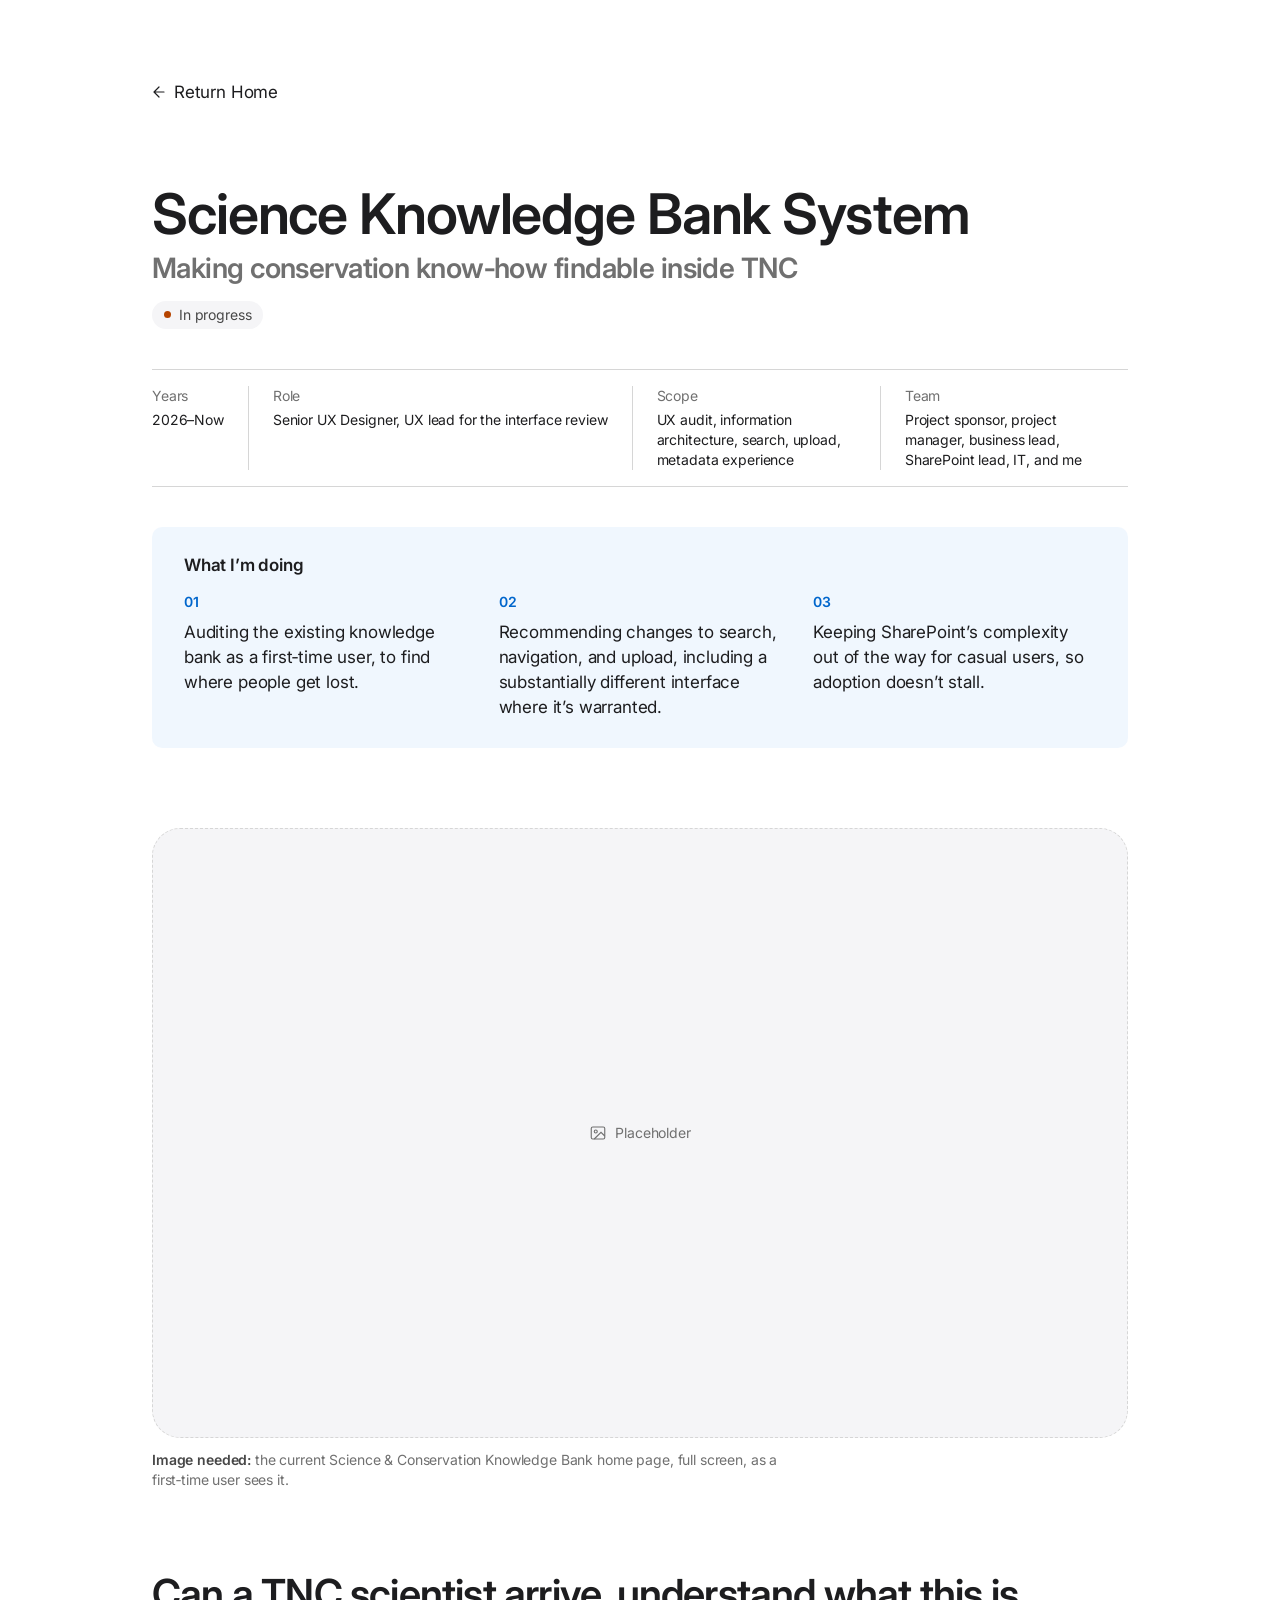
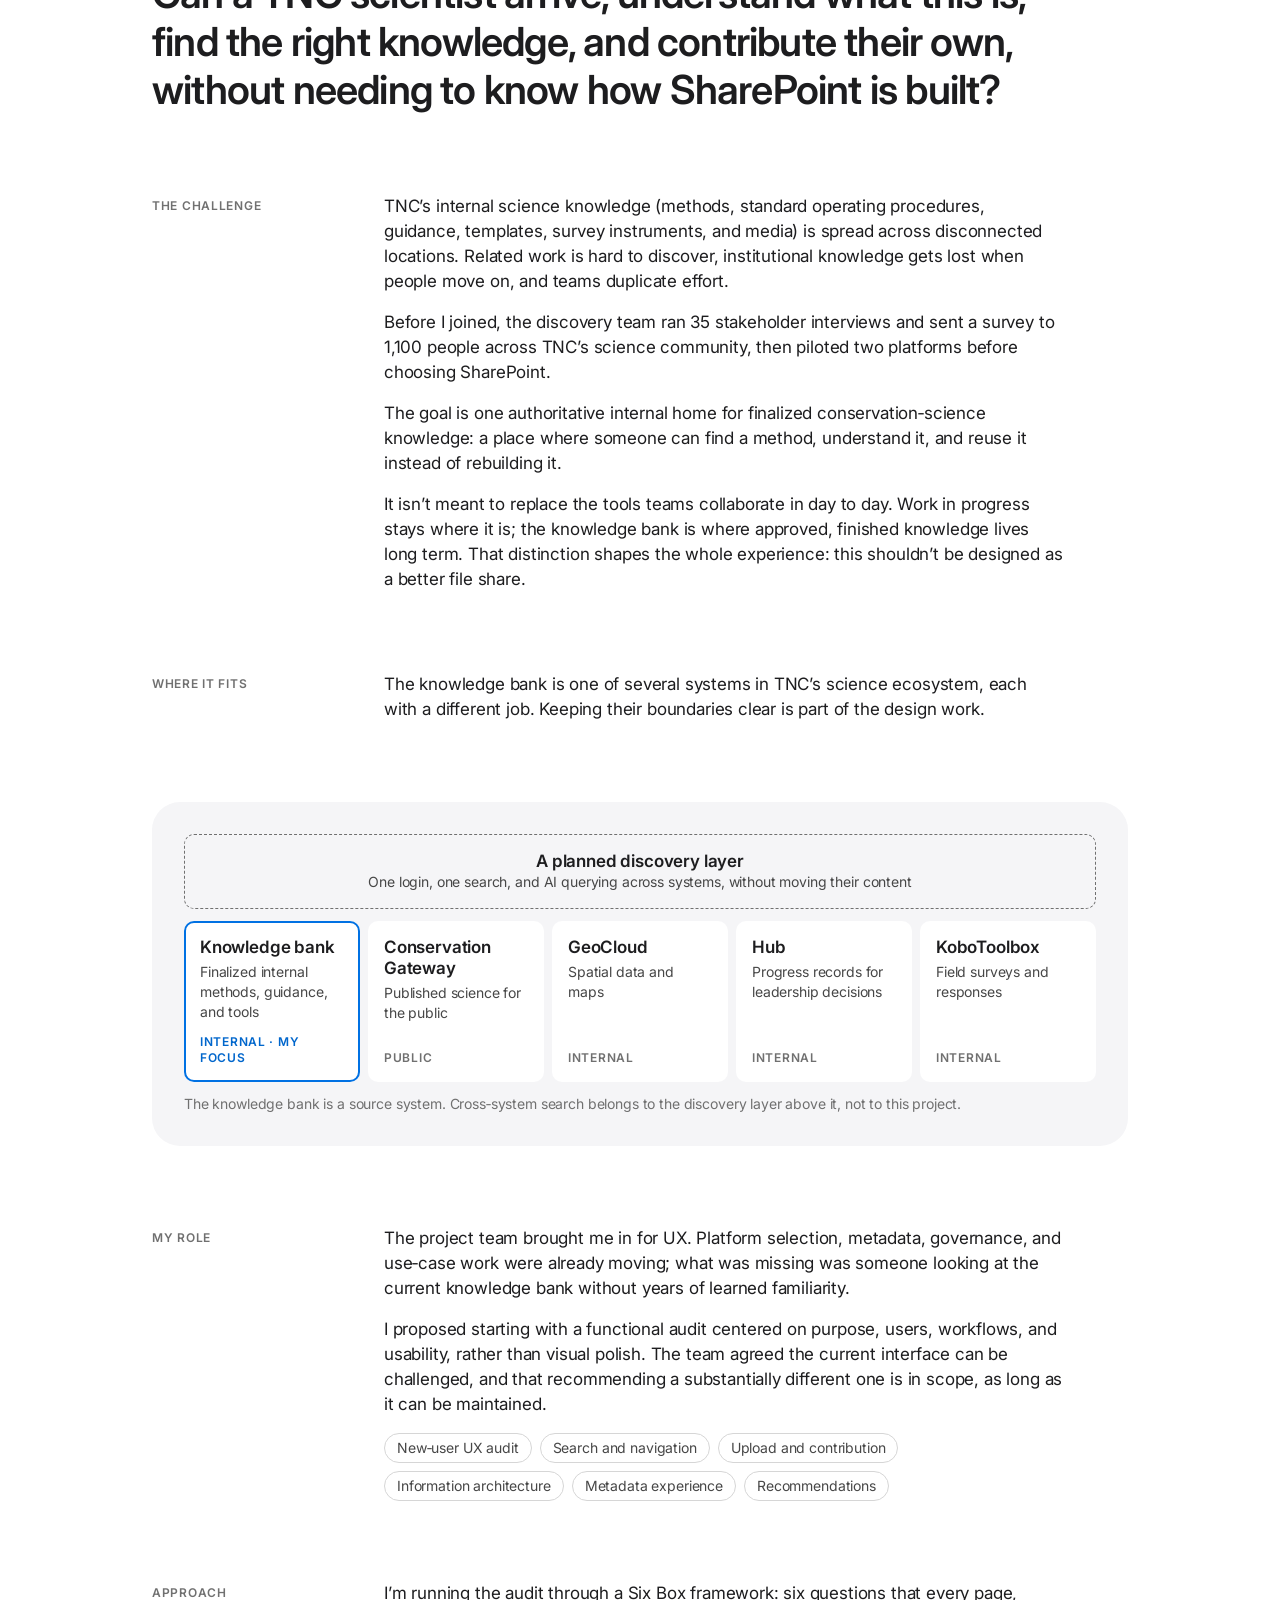
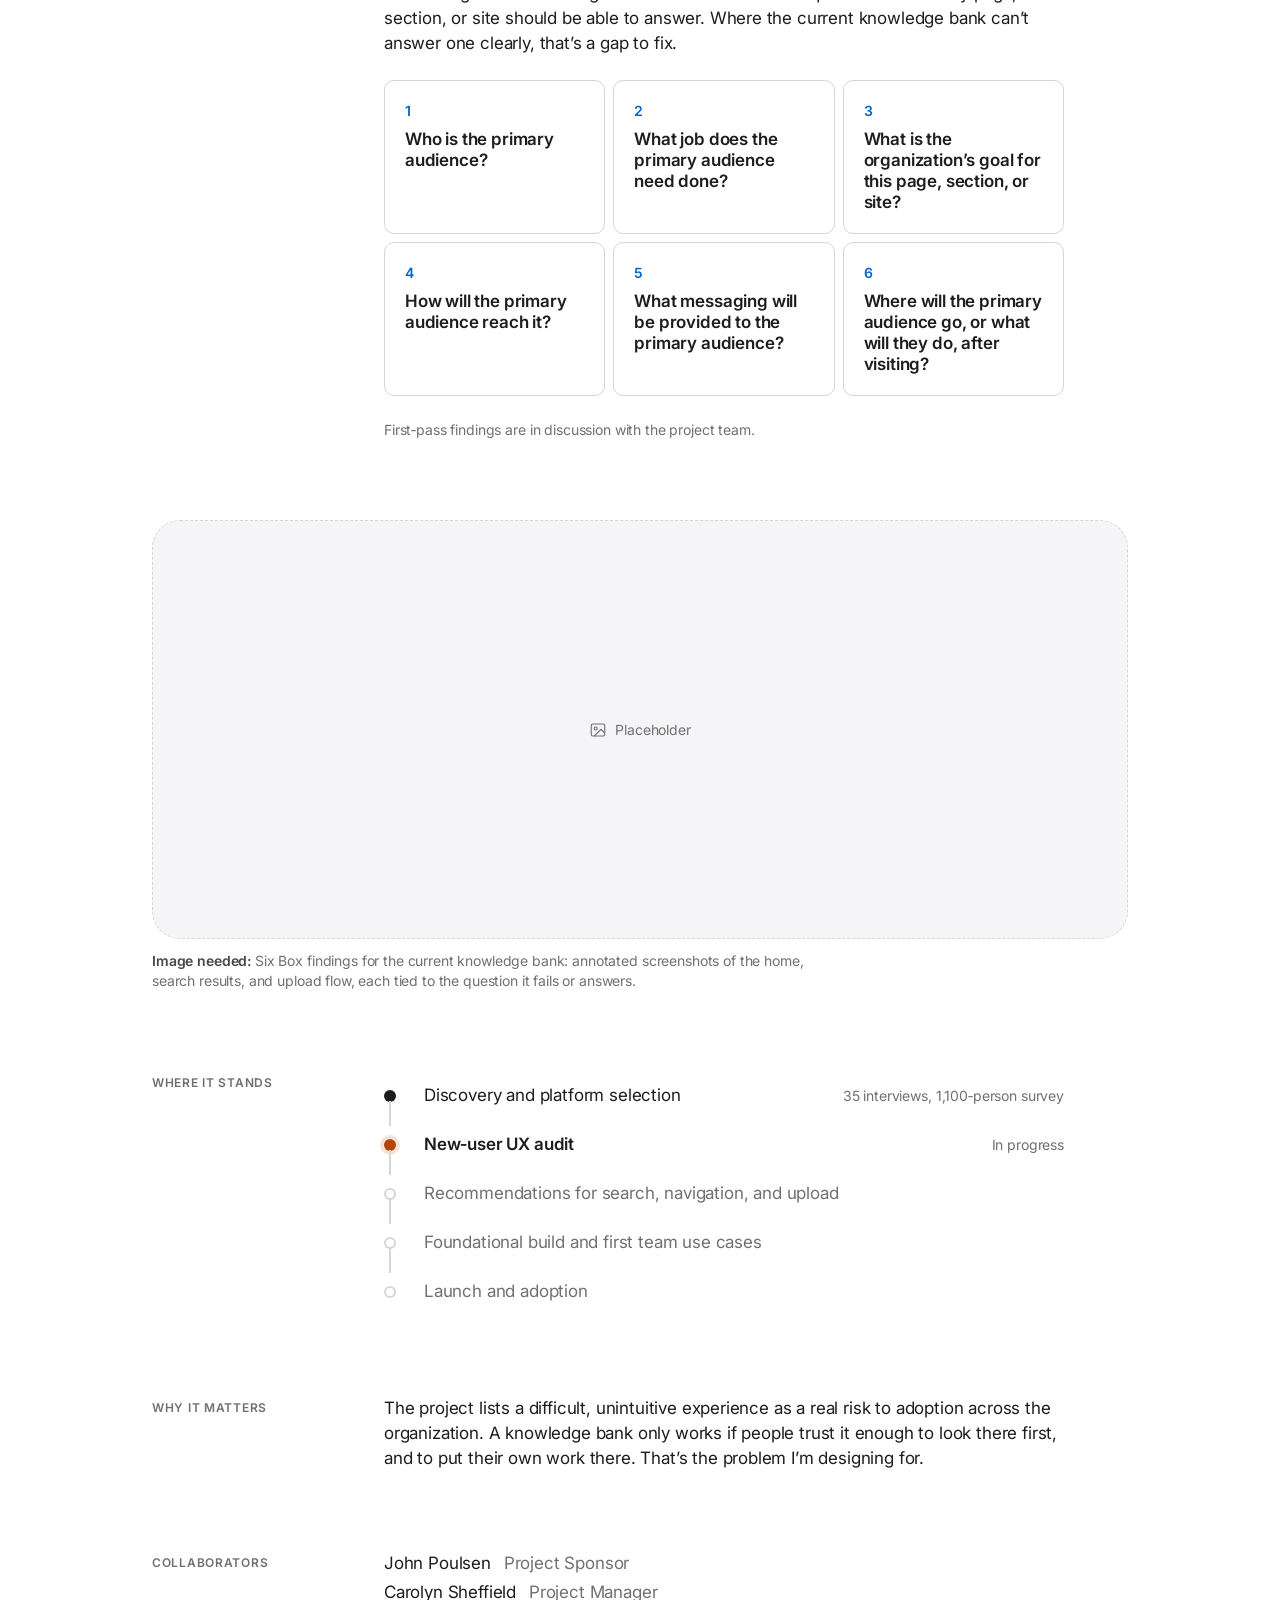
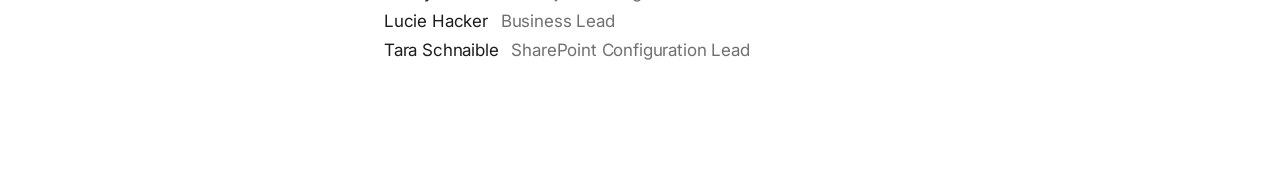
<file: knowledge-bank/index.html>
<!DOCTYPE html>
<html lang="en">
<head>
  <meta charset="UTF-8">
  <meta name="viewport" content="width=device-width, initial-scale=1.0">
  <title>Science Knowledge Bank System — John Choi</title>
  <!-- Draft: remove noindex when this case study is published -->
  <meta name="robots" content="noindex">
  <meta name="description" content="Leading the UX review of The Nature Conservancy's internal home for conservation-science knowledge.">
  <link rel="preconnect" href="https://fonts.googleapis.com">
  <link rel="preconnect" href="https://fonts.gstatic.com" crossorigin>
  <link href="https://fonts.googleapis.com/css2?family=Inter:wght@400;600;700&display=swap" rel="stylesheet">
  <link rel="stylesheet" href="../shared.css">
  <link rel="stylesheet" href="../case-study.css">
  <style>
    /* Knowledge ecosystem: one discovery layer over several source systems */
    .ecosystem {
      display: flex;
      flex-direction: column;
      gap: var(--space-12);
    }

    .eco-layer {
      padding: var(--space-16) var(--space-20);
      border: 1px dashed var(--color-mid-gray);
      border-radius: var(--radius-lg);
      text-align: center;
    }

    .eco-layer h4,
    .eco-system h4 {
      font: var(--type-lg-2);
      letter-spacing: var(--tracking-text);
      color: var(--color-primary-ink);
    }

    .eco-layer p,
    .eco-system p {
      font: var(--type-sm);
      letter-spacing: var(--tracking-text);
      color: var(--color-deep-gray);
    }

    .eco-systems {
      list-style: none;
      display: grid;
      grid-template-columns: repeat(5, minmax(0, 1fr));
      gap: var(--space-8);
    }

    .eco-system {
      display: flex;
      flex-direction: column;
      gap: var(--space-4);
      padding: var(--space-16);
      border-radius: var(--radius-lg);
      background: var(--color-paper);
    }

    .eco-system small {
      margin-top: auto;
      padding-top: var(--space-8);
      font: var(--type-xs-5);
      letter-spacing: 0.06em;
      text-transform: uppercase;
      color: var(--color-mid-gray);
    }

    .eco-system.is-focus {
      box-shadow: inset 0 0 0 2px var(--color-electric-blue);
    }

    .eco-system.is-focus small {
      color: var(--color-link-blue);
    }

    /* Six Box framework: six questions as a 3x2 grid of boxes */
    .six-box {
      list-style: none;
      display: grid;
      grid-template-columns: repeat(3, minmax(0, 1fr));
      gap: var(--space-8);
      margin: var(--space-8) 0;
      counter-reset: box;
    }

    .six-box li {
      counter-increment: box;
      display: flex;
      flex-direction: column;
      gap: var(--space-8);
      padding: var(--space-20);
      border: 1px solid var(--color-hairline);
      border-radius: var(--radius-lg);
      font: var(--type-lg-2);
      letter-spacing: var(--tracking-text);
      color: var(--color-primary-ink);
    }

    .six-box li::before {
      content: counter(box);
      font: var(--type-sm-2);
      color: var(--color-link-blue);
    }

    .six-box-note {
      font: var(--type-sm) !important;
      color: var(--color-mid-gray) !important;
    }

    .eco-note {
      font: var(--type-sm);
      letter-spacing: var(--tracking-text);
      color: var(--color-mid-gray);
    }

    .progress {
      list-style: none;
      display: flex;
      flex-direction: column;
    }

    .progress li {
      position: relative;
      display: grid;
      grid-template-columns: 24px minmax(0, 1fr) auto;
      gap: var(--space-16);
      align-items: baseline;
      padding: var(--space-12) 0;
      font: var(--type-lg);
      letter-spacing: var(--tracking-text);
      color: var(--color-mid-gray);
    }

    /* Connecting line between steps */
    .progress li:not(:last-child)::after {
      content: "";
      position: absolute;
      left: 5px;
      top: calc(var(--space-12) + 18px);
      bottom: calc(var(--space-12) * -1 + 6px);
      width: 2px;
      background: var(--color-hairline);
    }

    .progress li::before {
      content: "";
      width: 12px;
      height: 12px;
      border-radius: 50%;
      box-shadow: inset 0 0 0 2px var(--color-hairline);
      background: var(--color-paper);
      transform: translateY(1px);
    }

    .progress .is-done {
      color: var(--color-primary-ink);
    }

    .progress .is-done::before {
      box-shadow: none;
      background: var(--color-primary-ink);
    }

    .progress .is-current {
      color: var(--color-primary-ink);
      font-weight: 600;
    }

    .progress .is-current::before {
      box-shadow: 0 0 0 4px rgba(182, 68, 0, 0.15);
      background: var(--color-ember);
    }

    .progress small {
      font: var(--type-sm);
      letter-spacing: var(--tracking-text);
      color: var(--color-mid-gray);
    }


    @media (max-width: 730px) {
      .eco-systems {
        grid-template-columns: repeat(2, minmax(0, 1fr));
      }

      .six-box {
        grid-template-columns: minmax(0, 1fr);
      }

      .progress li {
        grid-template-columns: 24px minmax(0, 1fr);
        row-gap: 2px;
      }

      .progress small {
        grid-column: 2;
      }
    }
  </style>
</head>
<body>
  <main class="cs">

    <a href="/" class="return-home">
      <svg xmlns="http://www.w3.org/2000/svg" fill="none" viewBox="0 0 14 14" aria-hidden="true">
        <path d="M12 7H2M2 7L7 2M2 7L7 12" stroke="currentColor" stroke-width="1.2" stroke-linecap="round" stroke-linejoin="round"/>
      </svg>
      Return Home
    </a>

    <!-- At a glance -->
    <header class="cs-header">
      <div class="cs-title">
        <h1>Science Knowledge Bank System</h1>
        <p class="cs-tagline">Making conservation know&#8209;how findable inside TNC</p>
        <span class="cs-status cs-status--progress">In progress</span>
      </div>

      <dl class="cs-meta">
        <div>
          <dt>Years</dt>
          <dd>2026&ndash;Now</dd>
        </div>
        <div>
          <dt>Role</dt>
          <dd>Senior UX Designer, UX lead for the interface review</dd>
        </div>
        <div>
          <dt>Scope</dt>
          <dd>UX audit, information architecture, search, upload, metadata experience</dd>
        </div>
        <div>
          <dt>Team</dt>
          <dd>Project sponsor, project manager, business lead, SharePoint lead, IT, and me</dd>
        </div>
      </dl>

      <div class="cs-outcomes">
        <h2>What I&rsquo;m doing</h2>
        <ol class="cs-tldr">
          <li>Auditing the existing knowledge bank as a first&#8209;time user, to find where people get lost.</li>
          <li>Recommending changes to search, navigation, and upload, including a substantially different interface where it&rsquo;s warranted.</li>
          <li>Keeping SharePoint&rsquo;s complexity out of the way for casual users, so adoption doesn&rsquo;t stall.</li>
        </ol>
      </div>
    </header>

    <figure class="ph">
      <div class="ph-tile">
        <span class="ph-label">
          <svg viewBox="0 0 24 24" fill="none" stroke="currentColor" stroke-width="1.5" aria-hidden="true"><rect x="3" y="4" width="18" height="16" rx="2"/><circle cx="9" cy="10" r="2"/><path d="m21 16-5-5-9 9"/></svg>
          Placeholder
        </span>
      </div>
      <figcaption><strong>Image needed:</strong> the current Science &amp; Conservation Knowledge Bank home page, full screen, as a first&#8209;time user sees it.</figcaption>
    </figure>

    <!-- Core question -->
    <p class="cs-statement">Can a TNC scientist arrive, understand what this is, find the right knowledge, and contribute their own, without needing to know how SharePoint is built?</p>

    <!-- Challenge -->
    <section class="cs-section">
      <h2 class="cs-label">The challenge</h2>
      <div class="cs-body">
        <p>TNC&rsquo;s internal science knowledge (methods, standard operating procedures, guidance, templates, survey instruments, and media) is spread across disconnected locations. Related work is hard to discover, institutional knowledge gets lost when people move on, and teams duplicate effort.</p>
        <p>Before I joined, the discovery team ran 35 stakeholder interviews and sent a survey to 1,100 people across TNC&rsquo;s science community, then piloted two platforms before choosing SharePoint.</p>
        <p>The goal is one authoritative internal home for finalized conservation&#8209;science knowledge: a place where someone can find a method, understand it, and reuse it instead of rebuilding it.</p>
        <p>It isn&rsquo;t meant to replace the tools teams collaborate in day to day. Work in progress stays where it is; the knowledge bank is where approved, finished knowledge lives long term. That distinction shapes the whole experience: this shouldn&rsquo;t be designed as a better file share.</p>
      </div>
    </section>

    <!-- Ecosystem -->
    <section class="cs-section">
      <h2 class="cs-label">Where it fits</h2>
      <div class="cs-body">
        <p>The knowledge bank is one of several systems in TNC&rsquo;s science ecosystem, each with a different job. Keeping their boundaries clear is part of the design work.</p>
      </div>
    </section>

    <figure class="cs-panel ecosystem" aria-label="Diagram: a planned discovery layer connects five systems: the knowledge bank, Conservation Gateway, GeoCloud, Hub, and KoboToolbox.">
      <div class="eco-layer">
        <h4>A planned discovery layer</h4>
        <p>One login, one search, and AI querying across systems, without moving their content</p>
      </div>
      <ul class="eco-systems">
        <li class="eco-system is-focus"><h4>Knowledge bank</h4><p>Finalized internal methods, guidance, and tools</p><small>Internal &middot; my focus</small></li>
        <li class="eco-system"><h4>Conservation Gateway</h4><p>Published science for the public</p><small>Public</small></li>
        <li class="eco-system"><h4>GeoCloud</h4><p>Spatial data and maps</p><small>Internal</small></li>
        <li class="eco-system"><h4>Hub</h4><p>Progress records for leadership decisions</p><small>Internal</small></li>
        <li class="eco-system"><h4>KoboToolbox</h4><p>Field surveys and responses</p><small>Internal</small></li>
      </ul>
      <figcaption class="eco-note">The knowledge bank is a source system. Cross&#8209;system search belongs to the discovery layer above it, not to this project.</figcaption>
    </figure>

    <!-- Role -->
    <section class="cs-section">
      <h2 class="cs-label">My role</h2>
      <div class="cs-body">
        <p>The project team brought me in for UX. Platform selection, metadata, governance, and use&#8209;case work were already moving; what was missing was someone looking at the current knowledge bank without years of learned familiarity.</p>
        <p>I proposed starting with a functional audit centered on purpose, users, workflows, and usability, rather than visual polish. The team agreed the current interface can be challenged, and that recommending a substantially different one is in scope, as long as it can be maintained.</p>
        <ul class="cs-chips">
          <li>New&#8209;user UX audit</li>
          <li>Search and navigation</li>
          <li>Upload and contribution</li>
          <li>Information architecture</li>
          <li>Metadata experience</li>
          <li>Recommendations</li>
        </ul>
      </div>
    </section>

    <!-- Approach -->
    <section class="cs-section">
      <h2 class="cs-label">Approach</h2>
      <div class="cs-body">
        <p>I&rsquo;m running the audit through a Six Box framework: six questions that every page, section, or site should be able to answer. Where the current knowledge bank can&rsquo;t answer one clearly, that&rsquo;s a gap to fix.</p>
        <ol class="six-box">
          <li>Who is the primary audience?</li>
          <li>What job does the primary audience need done?</li>
          <li>What is the organization&rsquo;s goal for this page, section, or site?</li>
          <li>How will the primary audience reach it?</li>
          <li>What messaging will be provided to the primary audience?</li>
          <li>Where will the primary audience go, or what will they do, after visiting?</li>
        </ol>
        <p class="six-box-note">First&#8209;pass findings are in discussion with the project team.</p>
      </div>
    </section>

    <figure class="ph ph--wide">
      <div class="ph-tile">
        <span class="ph-label">
          <svg viewBox="0 0 24 24" fill="none" stroke="currentColor" stroke-width="1.5" aria-hidden="true"><rect x="3" y="4" width="18" height="16" rx="2"/><circle cx="9" cy="10" r="2"/><path d="m21 16-5-5-9 9"/></svg>
          Placeholder
        </span>
      </div>
      <figcaption><strong>Image needed:</strong> Six Box findings for the current knowledge bank: annotated screenshots of the home, search results, and upload flow, each tied to the question it fails or answers.</figcaption>
    </figure>

    <!-- Where it stands -->
    <section class="cs-section">
      <h2 class="cs-label">Where it stands</h2>
      <div class="cs-body">
        <ol class="progress">
          <li class="is-done">Discovery and platform selection <small>35 interviews, 1,100&#8209;person survey</small></li>
          <li class="is-current">New&#8209;user UX audit <small>In progress</small></li>
          <li>Recommendations for search, navigation, and upload</li>
          <li>Foundational build and first team use cases</li>
          <li>Launch and adoption</li>
        </ol>
      </div>
    </section>

    <!-- Why it matters -->
    <section class="cs-section">
      <h2 class="cs-label">Why it matters</h2>
      <div class="cs-body">
        <p>The project lists a difficult, unintuitive experience as a real risk to adoption across the organization. A knowledge bank only works if people trust it enough to look there first, and to put their own work there. That&rsquo;s the problem I&rsquo;m designing for.</p>
      </div>
    </section>

    <!-- Collaborators -->
    <section class="cs-section">
      <h2 class="cs-label">Collaborators</h2>
      <div class="cs-body">
        <ul class="cs-credits">
          <li>John Poulsen <span>Project Sponsor</span></li>
          <li>Carolyn Sheffield <span>Project Manager</span></li>
          <li>Lucie Hacker <span>Business Lead</span></li>
          <li>Tara Schnaible <span>SharePoint Configuration Lead</span></li>
        </ul>
      </div>
    </section>

  </main>
</body>
</html>
</file>
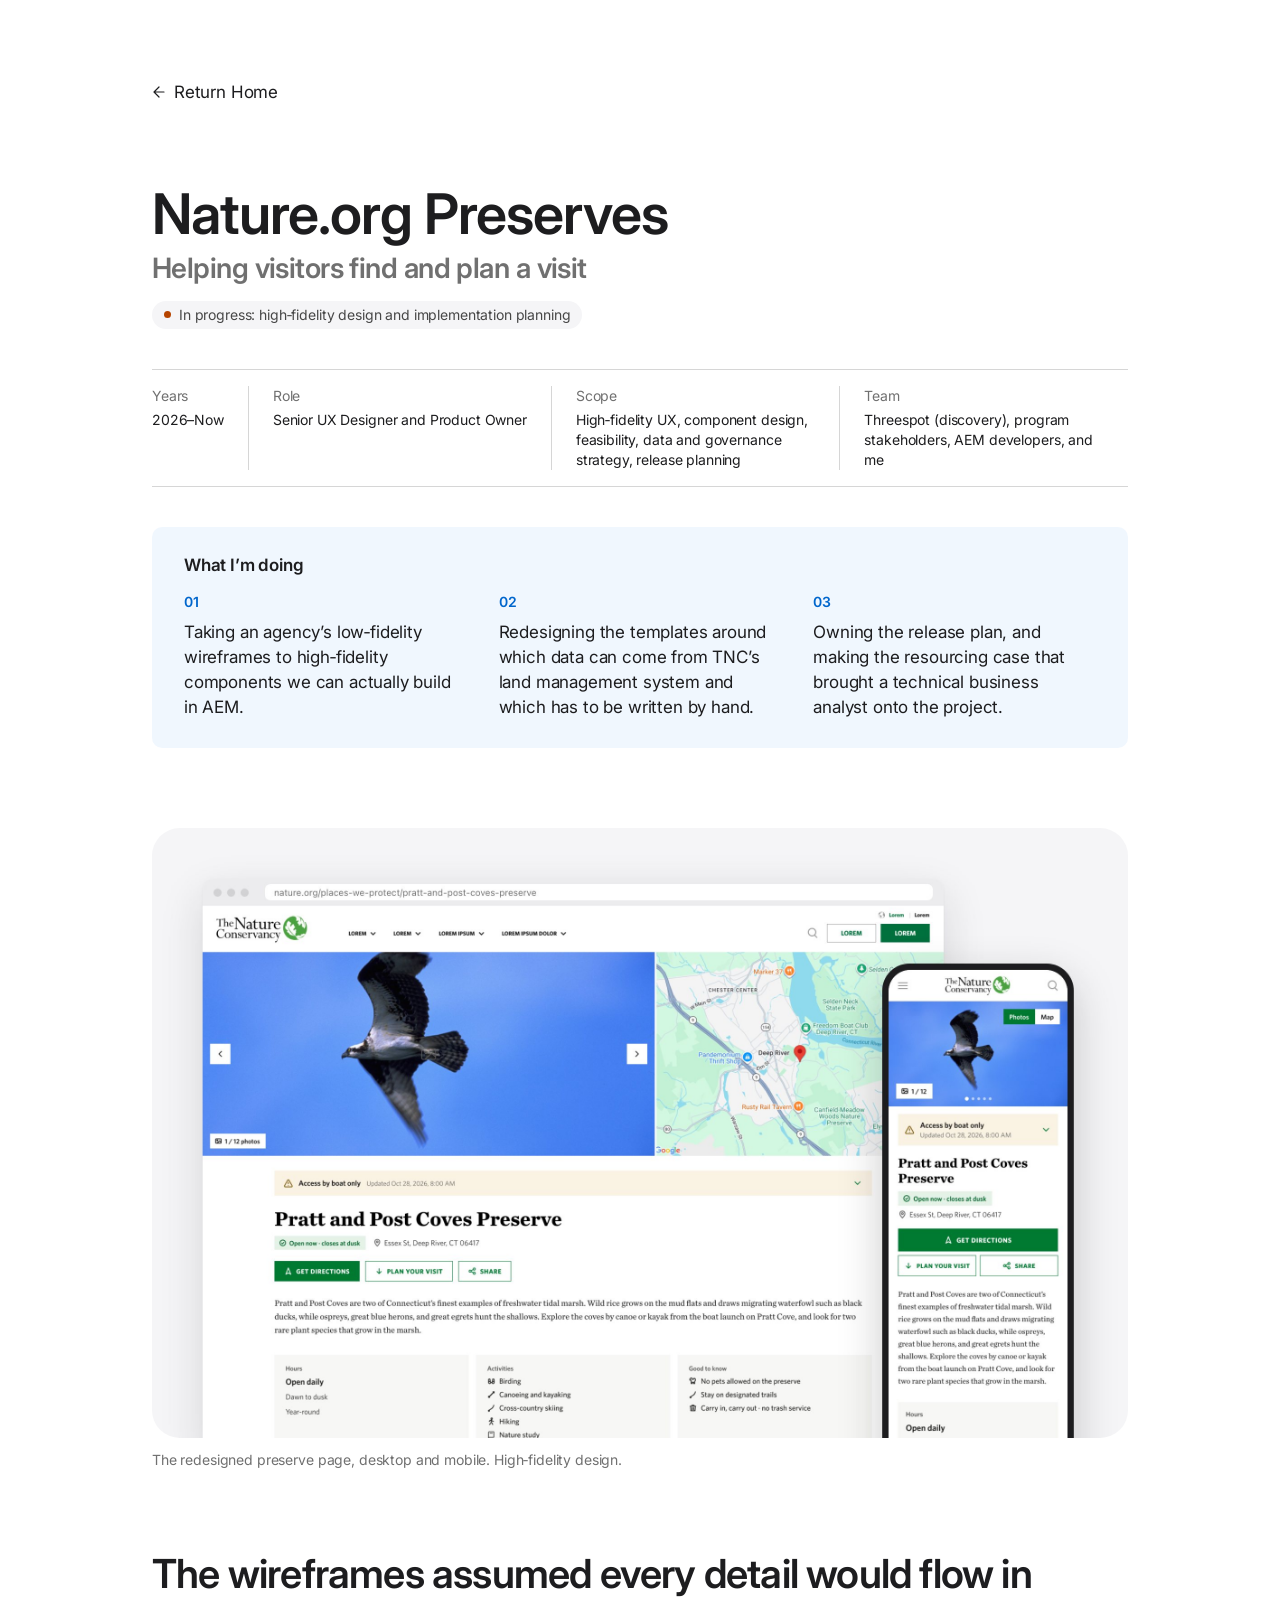
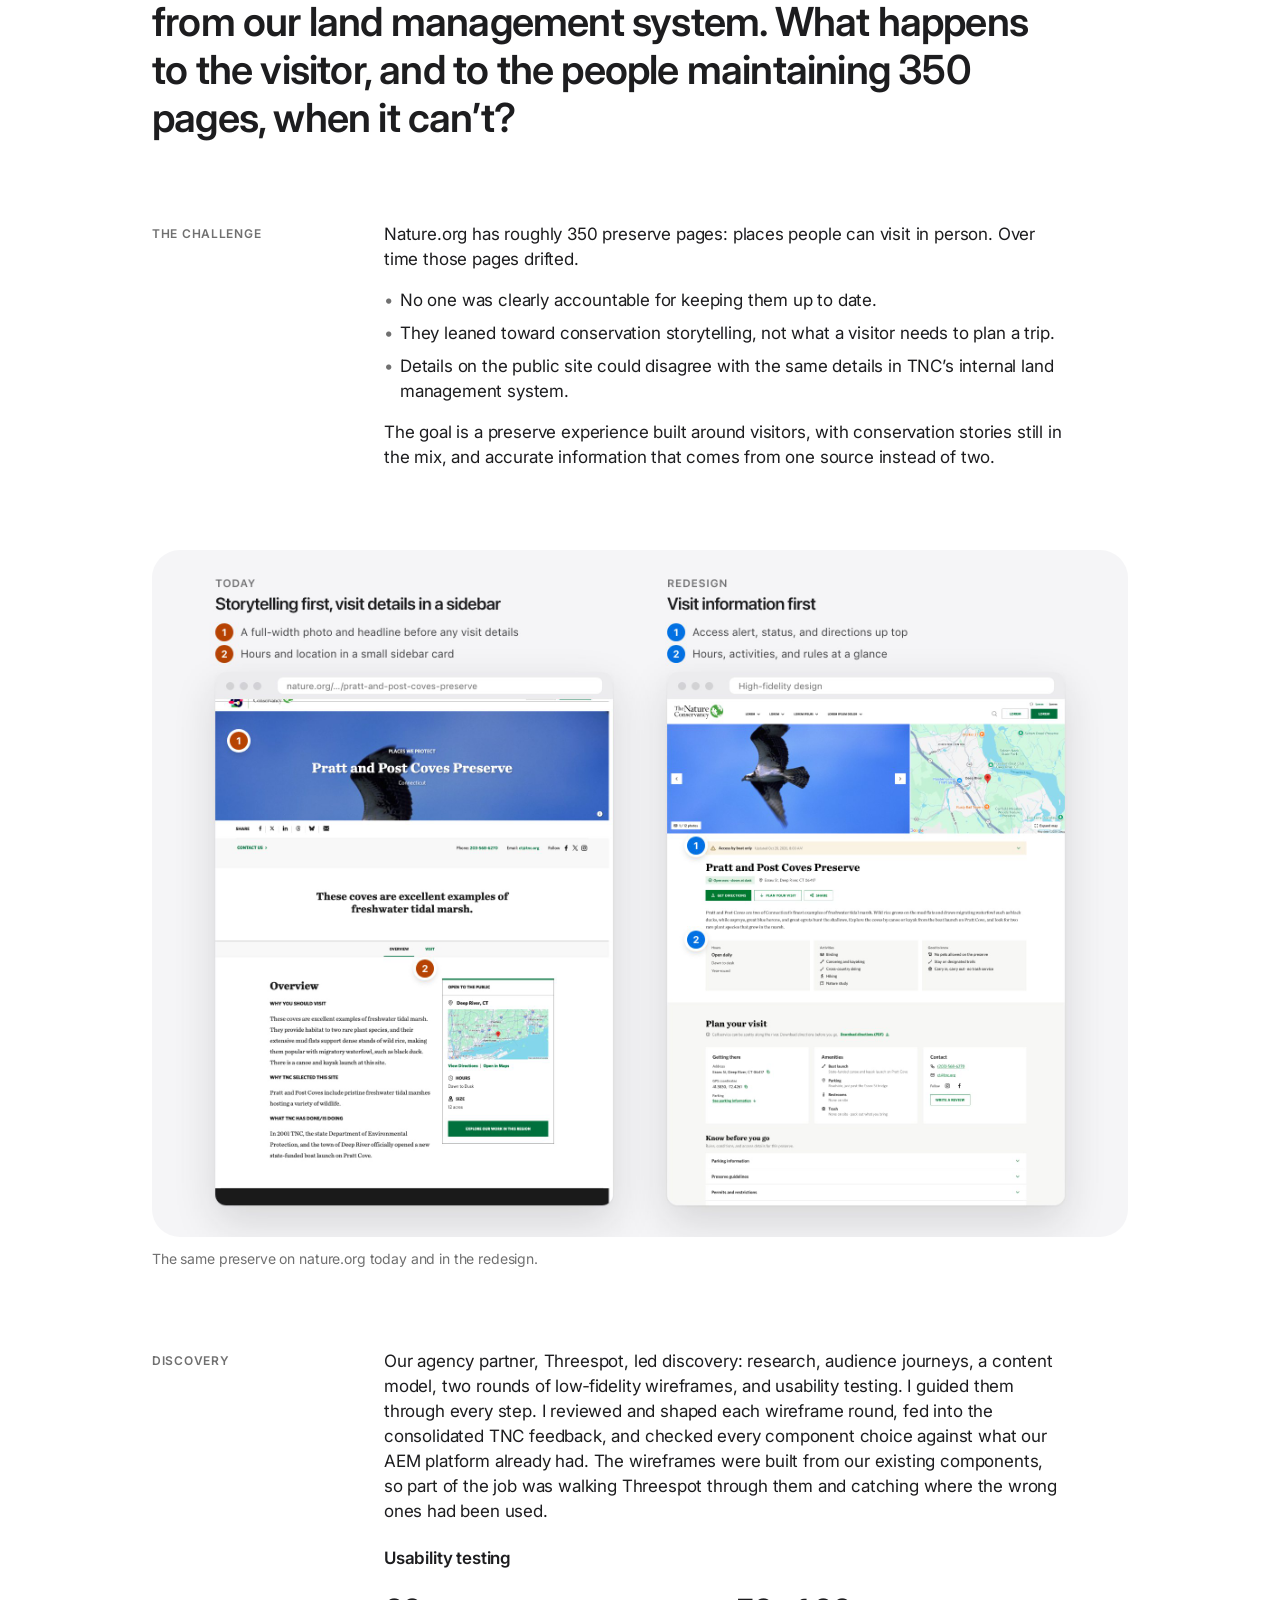
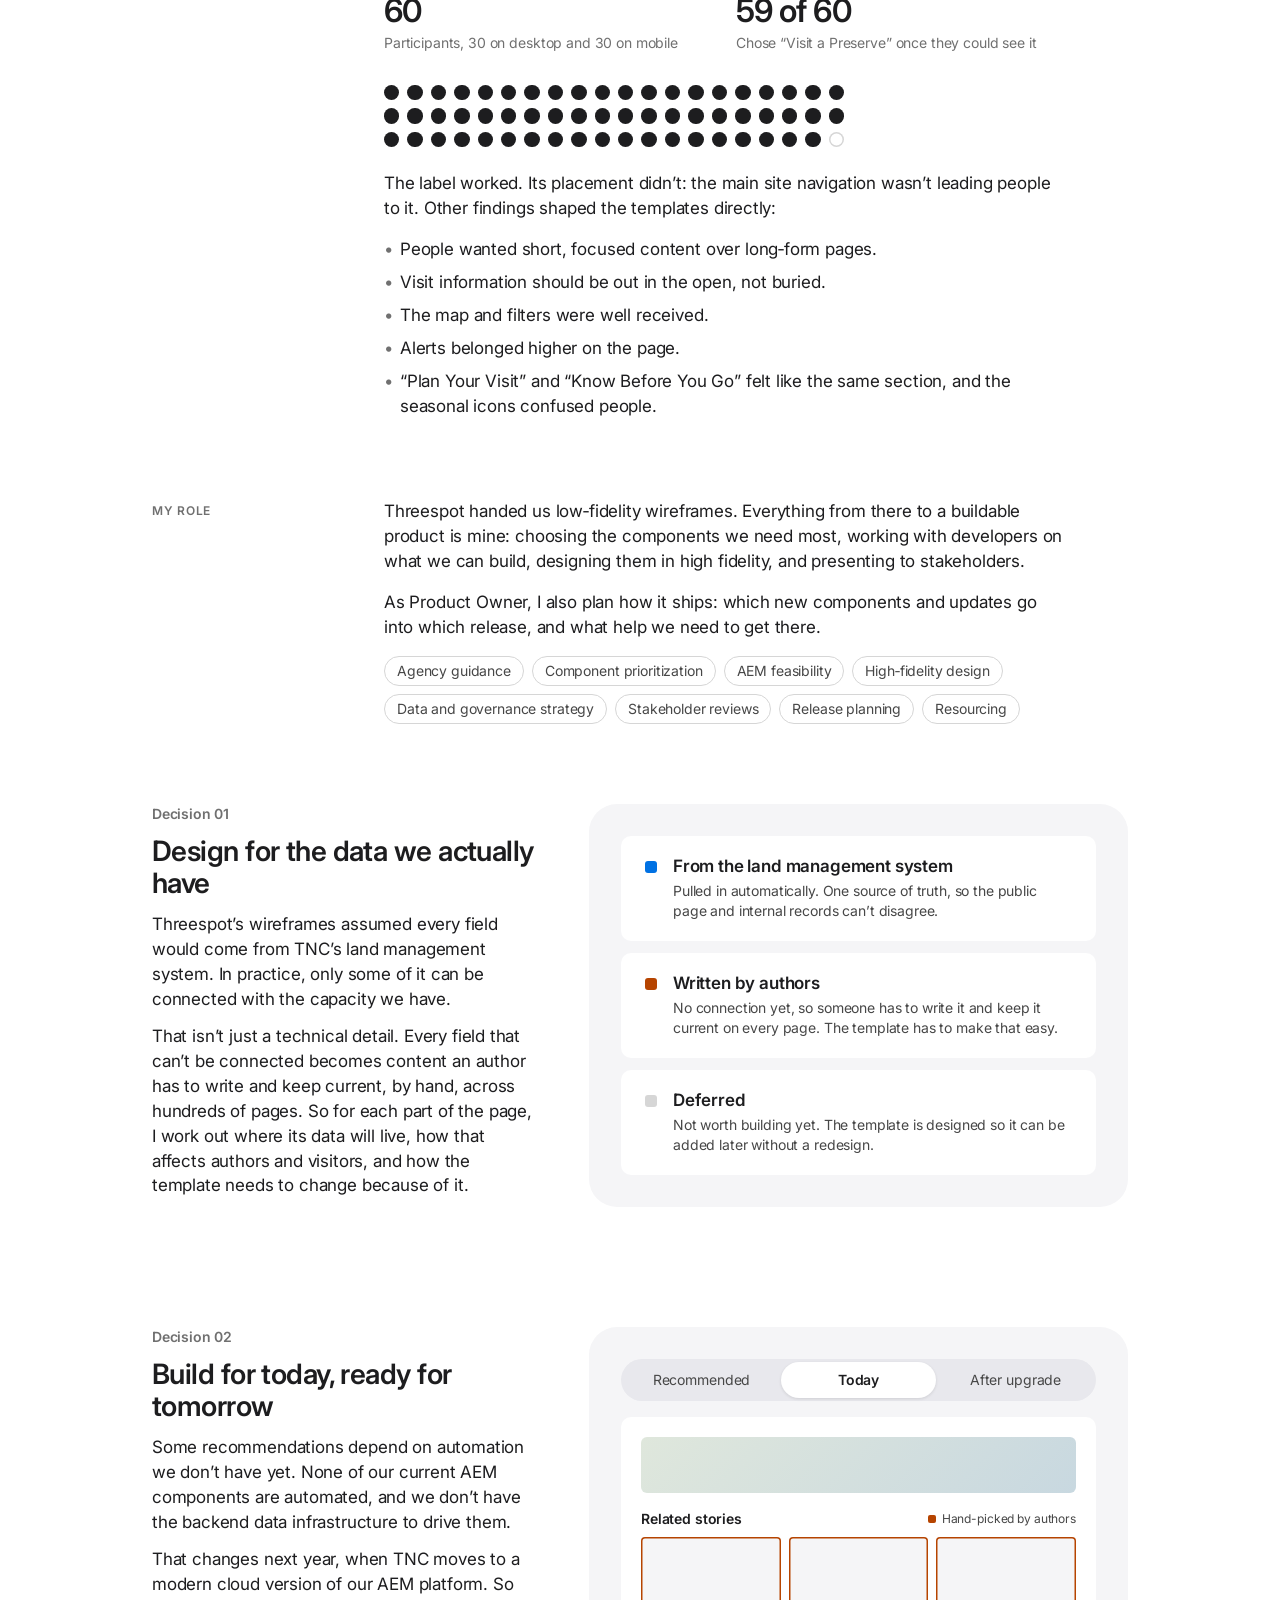
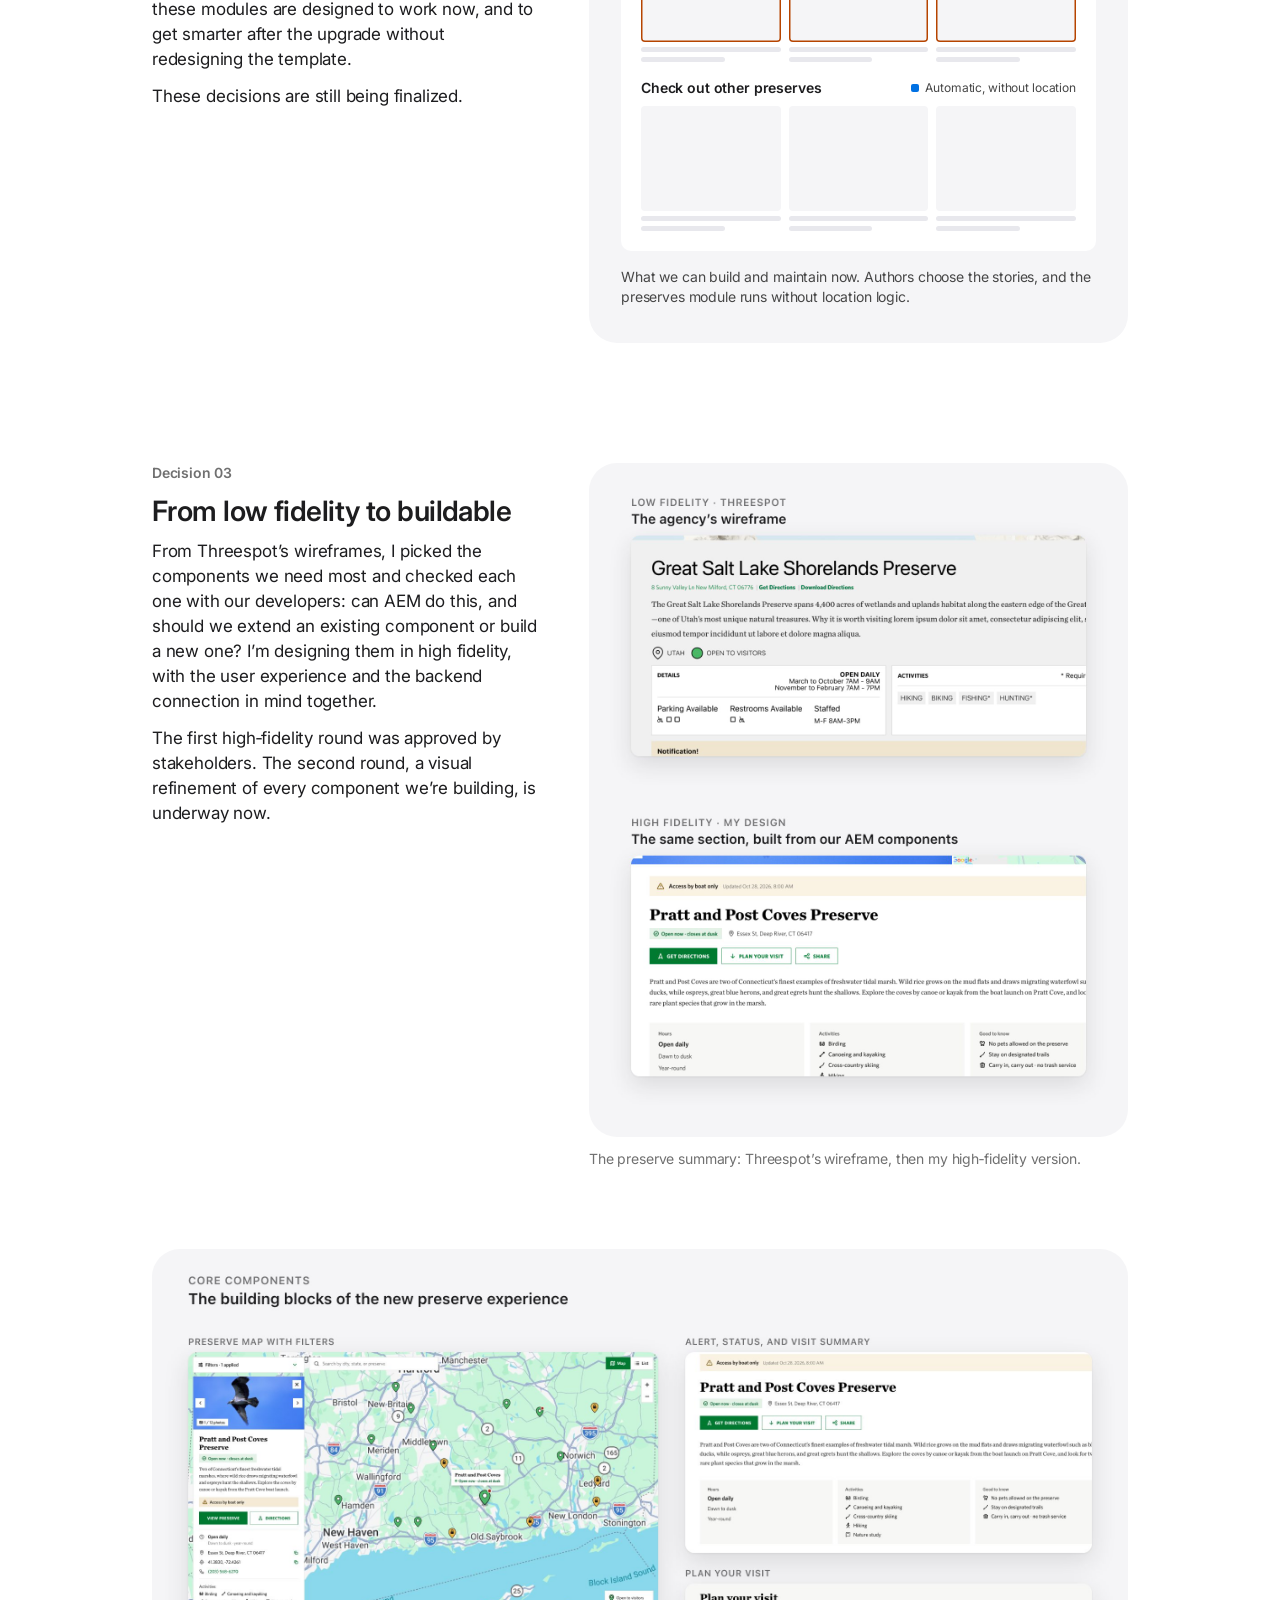
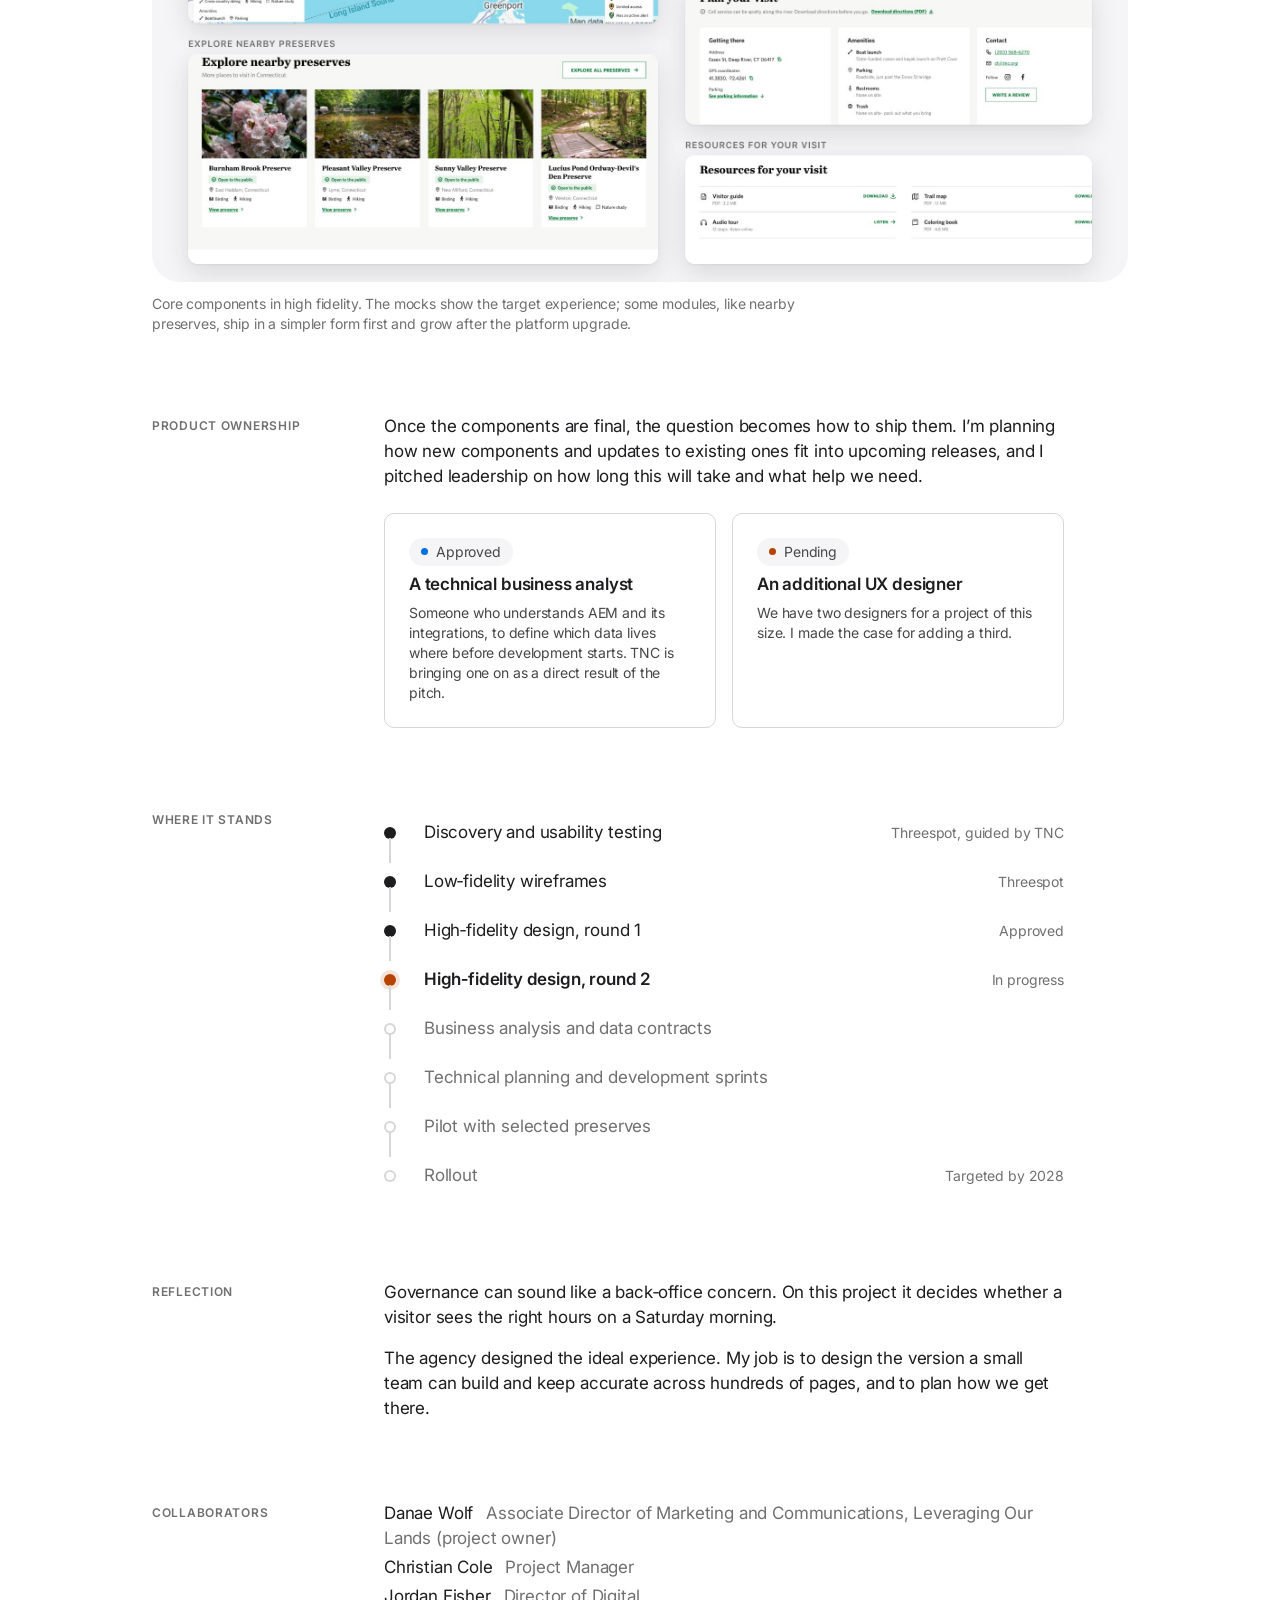
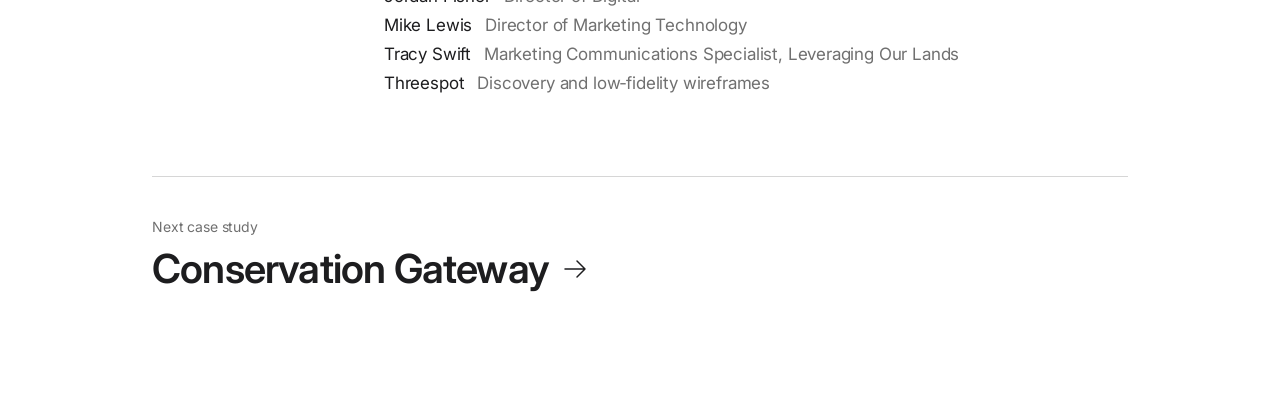
<file: nature-preserves/index.html>
<!DOCTYPE html>
<html lang="en">
<head>
  <meta charset="UTF-8">
  <meta name="viewport" content="width=device-width, initial-scale=1.0">
  <title>Nature.org Preserves — John Choi</title>
  <meta name="description" content="Redesigning roughly 350 preserve pages on nature.org around what visitors need, and around the data a small team can actually keep accurate.">
  <meta property="og:type" content="website">
  <meta property="og:site_name" content="John Choi">
  <meta property="og:title" content="Nature.org Preserves — John Choi">
  <meta property="og:description" content="Redesigning roughly 350 preserve pages on nature.org around what visitors need, and around the data a small team can actually keep accurate.">
  <meta property="og:url" content="https://www.suyoungchoi.com/nature-preserves/">
  <meta property="og:image" content="https://www.suyoungchoi.com/og-image.png">
  <meta property="og:image:width" content="1200">
  <meta property="og:image:height" content="630">
  <meta name="twitter:card" content="summary_large_image">
  <link rel="preconnect" href="https://fonts.googleapis.com">
  <link rel="preconnect" href="https://fonts.gstatic.com" crossorigin>
  <link href="https://fonts.googleapis.com/css2?family=Inter:wght@400;600;700&display=swap" rel="stylesheet">
  <link rel="stylesheet" href="../shared.css">
  <link rel="stylesheet" href="../case-study.css">
  <style>
    /* 59 of 60 dot grid ------------------------------------------------ */
    .dots {
      display: grid;
      grid-template-columns: repeat(20, 1fr);
      gap: var(--space-8);
      max-width: 460px;
      margin: var(--space-8) 0;
    }

    .dots span {
      aspect-ratio: 1;
      border-radius: 50%;
      background: var(--color-primary-ink);
    }

    .dots span:last-child {
      background: transparent;
      box-shadow: inset 0 0 0 1.5px var(--color-hairline);
    }

    /* Three places a field can come from -------------------------------- */
    .sources {
      display: flex;
      flex-direction: column;
      gap: var(--space-12);
    }

    .source {
      display: grid;
      grid-template-columns: 12px minmax(0, 1fr);
      gap: var(--space-16);
      padding: var(--space-20) var(--space-24);
      border-radius: var(--radius-lg);
      background: var(--color-paper);
    }

    .source::before {
      content: "";
      width: 12px;
      height: 12px;
      margin-top: 5px;
      border-radius: 3px;
      background: var(--swatch);
    }

    .source--system   { --swatch: var(--color-electric-blue); }
    .source--authored { --swatch: var(--color-ember); }
    .source--deferred { --swatch: var(--color-hairline); }

    .source h4 {
      font: var(--type-lg-2);
      letter-spacing: var(--tracking-text);
      color: var(--color-primary-ink);
      margin-bottom: var(--space-4);
    }

    .source p {
      font: var(--type-sm);
      letter-spacing: var(--tracking-text);
      color: var(--color-deep-gray);
    }

    /* Ideal vs. now vs. after the platform upgrade ----------------------- */
    .tradeoffs {
      display: flex;
      flex-direction: column;
      gap: var(--space-16);
    }

    .tradeoff {
      border-radius: var(--radius-lg);
      background: var(--color-paper);
      padding: var(--space-20) var(--space-24);
    }

    .tradeoff h4 {
      font: var(--type-lg-2);
      letter-spacing: var(--tracking-text);
      color: var(--color-primary-ink);
      margin-bottom: var(--space-12);
    }

    .tradeoff dl {
      display: grid;
      grid-template-columns: 96px minmax(0, 1fr);
      gap: var(--space-8) var(--space-16);
    }

    .tradeoff dt {
      font: var(--type-sm);
      letter-spacing: var(--tracking-text);
      color: var(--color-mid-gray);
    }

    .tradeoff dd {
      font: var(--type-sm);
      letter-spacing: var(--tracking-text);
      color: var(--color-primary-ink);
    }

    .tradeoff .is-ideal {
      color: var(--color-mid-gray);
      text-decoration: line-through;
      text-decoration-color: var(--color-hairline);
    }

    /* Resourcing outcomes ------------------------------------------------ */
    .asks {
      display: grid;
      grid-template-columns: repeat(2, minmax(0, 1fr));
      gap: var(--space-16);
      margin-top: var(--space-8);
    }

    .ask {
      display: flex;
      flex-direction: column;
      gap: var(--space-8);
      padding: var(--space-24);
      border: 1px solid var(--color-hairline);
      border-radius: var(--radius-lg);
    }

    .ask .cs-status {
      margin-top: 0;
    }

    .ask h4 {
      font: var(--type-lg-2);
      letter-spacing: var(--tracking-text);
      color: var(--color-primary-ink);
    }

    .ask p {
      font: var(--type-sm);
      letter-spacing: var(--tracking-text);
      color: var(--color-deep-gray);
    }

    /* Where the project is today ----------------------------------------- */
    .progress {
      list-style: none;
      display: flex;
      flex-direction: column;
    }

    .progress li {
      position: relative;
      display: grid;
      grid-template-columns: 24px minmax(0, 1fr) auto;
      gap: var(--space-16);
      align-items: baseline;
      padding: var(--space-12) 0;
      font: var(--type-lg);
      letter-spacing: var(--tracking-text);
      color: var(--color-mid-gray);
    }

    /* Connecting line between steps */
    .progress li:not(:last-child)::after {
      content: "";
      position: absolute;
      left: 5px;
      top: calc(var(--space-12) + 18px);
      bottom: calc(var(--space-12) * -1 + 6px);
      width: 2px;
      background: var(--color-hairline);
    }

    .progress li::before {
      content: "";
      width: 12px;
      height: 12px;
      border-radius: 50%;
      box-shadow: inset 0 0 0 2px var(--color-hairline);
      background: var(--color-paper);
      transform: translateY(1px);
    }

    .progress .is-done {
      color: var(--color-primary-ink);
    }

    .progress .is-done::before {
      box-shadow: none;
      background: var(--color-primary-ink);
    }

    .progress .is-current {
      color: var(--color-primary-ink);
      font-weight: 600;
    }

    .progress .is-current::before {
      box-shadow: 0 0 0 4px rgba(182, 68, 0, 0.15);
      background: var(--color-ember);
    }

    .progress small {
      font: var(--type-sm);
      letter-spacing: var(--tracking-text);
      color: var(--color-mid-gray);
    }

    @media (max-width: 730px) {
      .dots {
        grid-template-columns: repeat(12, 1fr);
        gap: var(--space-4);
        max-width: 240px;
      }

      .asks {
        grid-template-columns: minmax(0, 1fr);
      }

      .tradeoff dl {
        grid-template-columns: minmax(0, 1fr);
        gap: var(--space-4);
      }

      .tradeoff dd + dt {
        margin-top: var(--space-8);
      }

      .progress li {
        grid-template-columns: 24px minmax(0, 1fr);
        row-gap: 2px;
      }

      .progress small {
        grid-column: 2;
      }
    }

    /* Build-now / automate-later switcher --------------------------------
       Progressive enhancement: the static .tradeoffs cards show without
       JS; with JS the switcher replaces them. */
    .switcher {
      display: flex;
      flex-direction: column;
      gap: var(--space-16);
    }

    .seg {
      display: grid;
      grid-template-columns: repeat(3, minmax(0, 1fr));
      gap: 2px;
      padding: 3px;
      border-radius: var(--radius-full);
      background: var(--surface-hover-wash);
    }

    .seg button {
      appearance: none;
      border: 0;
      padding: var(--space-8) var(--space-8);
      border-radius: var(--radius-full);
      background: transparent;
      font: var(--type-sm);
      letter-spacing: var(--tracking-text);
      color: var(--color-deep-gray);
      cursor: pointer;
      transition: background 0.2s ease, color 0.2s ease, box-shadow 0.2s ease;
    }

    .seg button[aria-selected="true"] {
      background: var(--color-paper);
      color: var(--color-primary-ink);
      font-weight: 600;
      box-shadow: 0 1px 3px rgba(29, 29, 31, 0.12);
    }

    .seg button:focus-visible {
      outline: 2px solid var(--color-electric-blue);
      outline-offset: 2px;
    }

    /* Miniature preserve page */
    .mock {
      display: flex;
      flex-direction: column;
      gap: var(--space-16);
      padding: var(--space-20);
      border-radius: var(--radius-lg);
      background: var(--color-paper);
    }

    .mock-hero {
      height: 56px;
      border-radius: 6px;
      background: linear-gradient(135deg, #dfe7dc, #c8d8e0);
    }

    .mock-module {
      display: flex;
      flex-direction: column;
      gap: var(--space-8);
      transition: opacity 0.25s ease;
    }

    .mock-module.is-swapping {
      opacity: 0;
    }

    .mock-head {
      display: flex;
      flex-wrap: wrap;
      justify-content: space-between;
      align-items: center;
      gap: var(--space-8);
    }

    .mock-title {
      font: var(--type-sm-2);
      letter-spacing: var(--tracking-text);
      color: var(--color-primary-ink);
    }

    .mock-tag {
      display: inline-flex;
      align-items: center;
      gap: 6px;
      font: var(--type-xs-4);
      letter-spacing: var(--tracking-text);
      color: var(--color-deep-gray);
    }

    .mock-tag::before {
      content: "";
      width: 8px;
      height: 8px;
      border-radius: 2px;
      background: var(--tag, var(--color-hairline));
    }

    .mock-tag[data-kind="auto"]     { --tag: var(--color-electric-blue); }
    .mock-tag[data-kind="authored"] { --tag: var(--color-ember); }
    .mock-tag[data-kind="later"]    { --tag: var(--color-hairline); }

    .mock-cards {
      display: grid;
      grid-template-columns: repeat(3, minmax(0, 1fr));
      gap: var(--space-8);
    }

    .mock-card {
      position: relative;
      display: flex;
      flex-direction: column;
      gap: 5px;
    }

    .mock-card::before {
      content: "";
      aspect-ratio: 4 / 3;
      border-radius: 4px;
      background: var(--surface-canvas-gray);
    }

    .mock-card i {
      display: block;
      height: 5px;
      border-radius: var(--radius-full);
      background: var(--color-cool-wash);
    }

    .mock-card i + i {
      width: 60%;
    }

    /* Map pin: only shown when suggestions are location-aware */
    .mock-card .pin {
      position: absolute;
      top: 6px;
      left: 6px;
      width: 14px;
      height: 14px;
      color: var(--color-primary-ink);
      opacity: 0;
      transition: opacity 0.25s ease;
    }

    .mock-module[data-location="on"] .pin {
      opacity: 1;
    }

    /* Hand-picked: an author's pick is outlined */
    .mock-module[data-picked="on"] .mock-card::before {
      box-shadow: inset 0 0 0 1.5px var(--color-ember);
    }

    .switcher-note {
      font: var(--type-sm);
      letter-spacing: var(--tracking-text);
      color: var(--color-deep-gray);
      min-height: 3.2em;
    }

    @media (max-width: 730px) {
      /* Size segments to their labels so "Recommended" fits on one line */
      .seg {
        grid-template-columns: repeat(3, auto);
      }

      .seg button {
        padding: var(--space-8) var(--space-8);
        font: var(--type-xs-4);
        white-space: nowrap;
      }

      .mock {
        padding: var(--space-12);
      }
    }

    @media (prefers-reduced-motion: reduce) {
      .mock-module,
      .mock-card .pin,
      .seg button {
        transition: none;
      }
    }
  </style>
</head>
<body>
  <main class="cs">

    <a href="/" class="return-home">
      <svg xmlns="http://www.w3.org/2000/svg" fill="none" viewBox="0 0 14 14" aria-hidden="true">
        <path d="M12 7H2M2 7L7 2M2 7L7 12" stroke="currentColor" stroke-width="1.2" stroke-linecap="round" stroke-linejoin="round"/>
      </svg>
      Return Home
    </a>

    <!-- At a glance -->
    <header class="cs-header">
      <div class="cs-title">
        <h1>Nature.org Preserves</h1>
        <p class="cs-tagline">Helping visitors find and plan a visit</p>
        <span class="cs-status cs-status--progress">In progress: high&#8209;fidelity design and implementation planning</span>
      </div>

      <dl class="cs-meta">
        <div>
          <dt>Years</dt>
          <dd>2026&ndash;Now</dd>
        </div>
        <div>
          <dt>Role</dt>
          <dd>Senior UX Designer and Product Owner</dd>
        </div>
        <div>
          <dt>Scope</dt>
          <dd>High&#8209;fidelity UX, component design, feasibility, data and governance strategy, release planning</dd>
        </div>
        <div>
          <dt>Team</dt>
          <dd>Threespot (discovery), program stakeholders, AEM developers, and me</dd>
        </div>
      </dl>

      <div class="cs-outcomes">
        <h2>What I&rsquo;m doing</h2>
        <ol class="cs-tldr">
          <li>Taking an agency&rsquo;s low&#8209;fidelity wireframes to high&#8209;fidelity components we can actually build in AEM.</li>
          <li>Redesigning the templates around which data can come from TNC&rsquo;s land management system and which has to be written by hand.</li>
          <li>Owning the release plan, and making the resourcing case that brought a technical business analyst onto the project.</li>
        </ol>
      </div>
    </header>

    <figure class="cs-figure">
      <picture>
        <source media="(max-width: 730px)" srcset="/nature-preserves/preserves-hero-m.jpg" width="800" height="1040">
        <img src="/nature-preserves/preserves-hero.jpg" width="2160" height="1350" alt="The high-fidelity Pratt and Post Coves Preserve page on desktop and mobile, with photos, a map, an access alert, and visit details at the top.">
      </picture>
      <figcaption>The redesigned preserve page, desktop and mobile. High&#8209;fidelity design.</figcaption>
    </figure>

    <!-- Core question -->
    <p class="cs-statement">The wireframes assumed every detail would flow in from our land management system. What happens to the visitor, and to the people maintaining 350 pages, when it can&rsquo;t?</p>

    <!-- Challenge -->
    <section class="cs-section">
      <h2 class="cs-label">The challenge</h2>
      <div class="cs-body">
        <p>Nature.org has roughly 350 preserve pages: places people can visit in person. Over time those pages drifted.</p>
        <ul class="cs-list">
          <li>No one was clearly accountable for keeping them up to date.</li>
          <li>They leaned toward conservation storytelling, not what a visitor needs to plan a trip.</li>
          <li>Details on the public site could disagree with the same details in TNC&rsquo;s internal land management system.</li>
        </ul>
        <p>The goal is a preserve experience built around visitors, with conservation stories still in the mix, and accurate information that comes from one source instead of two.</p>
      </div>
    </section>

    <figure class="cs-figure">
      <picture>
        <source media="(max-width: 730px)" srcset="/nature-preserves/preserves-before-after-m.jpg" width="800" height="1640">
        <img src="/nature-preserves/preserves-before-after.jpg" width="2160" height="1520" loading="lazy" alt="Today: the live Pratt and Post Coves page leads with a photo and headline, with hours and location in a small sidebar. Redesign: an access alert, open status, directions, hours, activities, and rules appear at the top.">
      </picture>
      <figcaption>The same preserve on nature.org today and in the redesign.</figcaption>
    </figure>

    <!-- Discovery -->
    <section class="cs-section">
      <h2 class="cs-label">Discovery</h2>
      <div class="cs-body">
        <p>Our agency partner, Threespot, led discovery: research, audience journeys, a content model, two rounds of low&#8209;fidelity wireframes, and usability testing. I guided them through every step. I reviewed and shaped each wireframe round, fed into the consolidated TNC feedback, and checked every component choice against what our AEM platform already had. The wireframes were built from our existing components, so part of the job was walking Threespot through them and catching where the wrong ones had been used.</p>

        <h3>Usability testing</h3>
        <div class="cs-stats">
          <div>
            <span class="cs-stat-value">60</span>
            <span class="cs-stat-label">Participants, 30 on desktop and 30 on mobile</span>
          </div>
          <div>
            <span class="cs-stat-value">59 of 60</span>
            <span class="cs-stat-label">Chose &ldquo;Visit a Preserve&rdquo; once they could see it</span>
          </div>
        </div>
        <div class="dots" role="img" aria-label="59 of 60 participants chose Visit a Preserve">
          <span></span><span></span><span></span><span></span><span></span><span></span><span></span><span></span><span></span><span></span>
          <span></span><span></span><span></span><span></span><span></span><span></span><span></span><span></span><span></span><span></span>
          <span></span><span></span><span></span><span></span><span></span><span></span><span></span><span></span><span></span><span></span>
          <span></span><span></span><span></span><span></span><span></span><span></span><span></span><span></span><span></span><span></span>
          <span></span><span></span><span></span><span></span><span></span><span></span><span></span><span></span><span></span><span></span>
          <span></span><span></span><span></span><span></span><span></span><span></span><span></span><span></span><span></span><span></span>
        </div>
        <p>The label worked. Its placement didn&rsquo;t: the main site navigation wasn&rsquo;t leading people to it. Other findings shaped the templates directly:</p>
        <ul class="cs-list">
          <li>People wanted short, focused content over long&#8209;form pages.</li>
          <li>Visit information should be out in the open, not buried.</li>
          <li>The map and filters were well received.</li>
          <li>Alerts belonged higher on the page.</li>
          <li>&ldquo;Plan Your Visit&rdquo; and &ldquo;Know Before You Go&rdquo; felt like the same section, and the seasonal icons confused people.</li>
        </ul>
      </div>
    </section>

    <!-- Role -->
    <section class="cs-section">
      <h2 class="cs-label">My role</h2>
      <div class="cs-body">
        <p>Threespot handed us low&#8209;fidelity wireframes. Everything from there to a buildable product is mine: choosing the components we need most, working with developers on what we can build, designing them in high fidelity, and presenting to stakeholders.</p>
        <p>As Product Owner, I also plan how it ships: which new components and updates go into which release, and what help we need to get there.</p>
        <ul class="cs-chips">
          <li>Agency guidance</li>
          <li>Component prioritization</li>
          <li>AEM feasibility</li>
          <li>High&#8209;fidelity design</li>
          <li>Data and governance strategy</li>
          <li>Stakeholder reviews</li>
          <li>Release planning</li>
          <li>Resourcing</li>
        </ul>
      </div>
    </section>

    <!-- Key decisions -->
    <div class="cs-decisions">
      <div class="cs-decision">
        <div class="cs-decision-text">
          <span class="cs-decision-num">Decision 01</span>
          <h3>Design for the data we actually have</h3>
          <p>Threespot&rsquo;s wireframes assumed every field would come from TNC&rsquo;s land management system. In practice, only some of it can be connected with the capacity we have.</p>
          <p>That isn&rsquo;t just a technical detail. Every field that can&rsquo;t be connected becomes content an author has to write and keep current, by hand, across hundreds of pages. So for each part of the page, I work out where its data will live, how that affects authors and visitors, and how the template needs to change because of it.</p>
        </div>
        <div class="cs-panel">
          <div class="sources">
            <div class="source source--system">
              <div>
                <h4>From the land management system</h4>
                <p>Pulled in automatically. One source of truth, so the public page and internal records can&rsquo;t disagree.</p>
              </div>
            </div>
            <div class="source source--authored">
              <div>
                <h4>Written by authors</h4>
                <p>No connection yet, so someone has to write it and keep it current on every page. The template has to make that easy.</p>
              </div>
            </div>
            <div class="source source--deferred">
              <div>
                <h4>Deferred</h4>
                <p>Not worth building yet. The template is designed so it can be added later without a redesign.</p>
              </div>
            </div>
          </div>
        </div>
      </div>

      <div class="cs-decision">
        <div class="cs-decision-text">
          <span class="cs-decision-num">Decision 02</span>
          <h3>Build for today, ready for tomorrow</h3>
          <p>Some recommendations depend on automation we don&rsquo;t have yet. None of our current AEM components are automated, and we don&rsquo;t have the backend data infrastructure to drive them.</p>
          <p>That changes next year, when TNC moves to a modern cloud version of our AEM platform. So these modules are designed to work now, and to get smarter after the upgrade without redesigning the template.</p>
          <p class="cs-decision-num">These decisions are still being finalized.</p>
        </div>
        <div class="cs-panel">
          <div class="switcher" hidden>
            <div class="seg" role="tablist" aria-label="Compare versions">
              <button type="button" role="tab" id="tab-recommended" aria-selected="false" aria-controls="switcher-panel" data-state="recommended">Recommended</button>
              <button type="button" role="tab" id="tab-today" aria-selected="true" aria-controls="switcher-panel" data-state="today">Today</button>
              <button type="button" role="tab" id="tab-later" aria-selected="false" aria-controls="switcher-panel" data-state="later">After upgrade</button>
            </div>
            <div class="mock" id="switcher-panel" role="tabpanel" aria-labelledby="tab-today">
              <div class="mock-hero"></div>
              <div class="mock-module" data-module="stories">
                <div class="mock-head"><span class="mock-title">Related stories</span><span class="mock-tag"></span></div>
                <div class="mock-cards"><div class="mock-card"><svg class="pin" viewBox="0 0 16 16" fill="currentColor" aria-hidden="true"><path d="M8 1.5a4.5 4.5 0 0 0-4.5 4.5c0 3.2 4.5 8.5 4.5 8.5s4.5-5.3 4.5-8.5A4.5 4.5 0 0 0 8 1.5Zm0 6.2a1.7 1.7 0 1 1 0-3.4 1.7 1.7 0 0 1 0 3.4Z"/></svg><i></i><i></i></div><div class="mock-card"><svg class="pin" viewBox="0 0 16 16" fill="currentColor" aria-hidden="true"><path d="M8 1.5a4.5 4.5 0 0 0-4.5 4.5c0 3.2 4.5 8.5 4.5 8.5s4.5-5.3 4.5-8.5A4.5 4.5 0 0 0 8 1.5Zm0 6.2a1.7 1.7 0 1 1 0-3.4 1.7 1.7 0 0 1 0 3.4Z"/></svg><i></i><i></i></div><div class="mock-card"><svg class="pin" viewBox="0 0 16 16" fill="currentColor" aria-hidden="true"><path d="M8 1.5a4.5 4.5 0 0 0-4.5 4.5c0 3.2 4.5 8.5 4.5 8.5s4.5-5.3 4.5-8.5A4.5 4.5 0 0 0 8 1.5Zm0 6.2a1.7 1.7 0 1 1 0-3.4 1.7 1.7 0 0 1 0 3.4Z"/></svg><i></i><i></i></div></div>
              </div>
              <div class="mock-module" data-module="preserves">
                <div class="mock-head"><span class="mock-title"></span><span class="mock-tag"></span></div>
                <div class="mock-cards"><div class="mock-card"><svg class="pin" viewBox="0 0 16 16" fill="currentColor" aria-hidden="true"><path d="M8 1.5a4.5 4.5 0 0 0-4.5 4.5c0 3.2 4.5 8.5 4.5 8.5s4.5-5.3 4.5-8.5A4.5 4.5 0 0 0 8 1.5Zm0 6.2a1.7 1.7 0 1 1 0-3.4 1.7 1.7 0 0 1 0 3.4Z"/></svg><i></i><i></i></div><div class="mock-card"><svg class="pin" viewBox="0 0 16 16" fill="currentColor" aria-hidden="true"><path d="M8 1.5a4.5 4.5 0 0 0-4.5 4.5c0 3.2 4.5 8.5 4.5 8.5s4.5-5.3 4.5-8.5A4.5 4.5 0 0 0 8 1.5Zm0 6.2a1.7 1.7 0 1 1 0-3.4 1.7 1.7 0 0 1 0 3.4Z"/></svg><i></i><i></i></div><div class="mock-card"><svg class="pin" viewBox="0 0 16 16" fill="currentColor" aria-hidden="true"><path d="M8 1.5a4.5 4.5 0 0 0-4.5 4.5c0 3.2 4.5 8.5 4.5 8.5s4.5-5.3 4.5-8.5A4.5 4.5 0 0 0 8 1.5Zm0 6.2a1.7 1.7 0 1 1 0-3.4 1.7 1.7 0 0 1 0 3.4Z"/></svg><i></i><i></i></div></div>
              </div>
            </div>
            <p class="switcher-note" aria-live="polite"></p>
          </div>
          <div class="tradeoffs">
            <div class="tradeoff">
              <h4>Related stories</h4>
              <dl>
                <dt>Recommended</dt>
                <dd class="is-ideal">Stories pulled onto each preserve page automatically</dd>
                <dt>Today</dt>
                <dd>Authors hand&#8209;pick stories using our existing components</dd>
                <dt>After upgrade</dt>
                <dd>Revisit automation on the new platform</dd>
              </dl>
            </div>
            <div class="tradeoff">
              <h4>Nearby preserves</h4>
              <dl>
                <dt>Recommended</dt>
                <dd class="is-ideal">Preserves near the one you&rsquo;re viewing, surfaced automatically</dd>
                <dt>Today</dt>
                <dd>An automated &ldquo;Check out other preserves&rdquo; module, without location</dd>
                <dt>After upgrade</dt>
                <dd>Revisit on the new platform</dd>
              </dl>
            </div>
          </div>
        </div>
      </div>

      <div class="cs-decision">
        <div class="cs-decision-text">
          <span class="cs-decision-num">Decision 03</span>
          <h3>From low fidelity to buildable</h3>
          <p>From Threespot&rsquo;s wireframes, I picked the components we need most and checked each one with our developers: can AEM do this, and should we extend an existing component or build a new one? I&rsquo;m designing them in high fidelity, with the user experience and the backend connection in mind together.</p>
          <p>The first high&#8209;fidelity round was approved by stakeholders. The second round, a visual refinement of every component we&rsquo;re building, is underway now.</p>
        </div>
        <figure class="cs-figure">
          <img src="/nature-preserves/preserves-lofi-hifi.jpg" width="1280" height="1600" loading="lazy" alt="Threespot's low-fidelity wireframe of the preserve summary section, above my high-fidelity version of the same section.">
          <figcaption>The preserve summary: Threespot&rsquo;s wireframe, then my high&#8209;fidelity version.</figcaption>
        </figure>
      </div>
    </div>

    <figure class="cs-figure">
      <picture>
        <source media="(max-width: 730px)" srcset="/nature-preserves/preserves-components-m.jpg" width="800" height="1800">
        <img src="/nature-preserves/preserves-components.jpg" width="2160" height="1400" loading="lazy" alt="Core components of the new preserve experience: the preserve map with filters, explore nearby preserves, the alert and visit summary, plan your visit, and resources for your visit.">
      </picture>
      <figcaption>Core components in high fidelity. The mocks show the target experience; some modules, like nearby preserves, ship in a simpler form first and grow after the platform upgrade.</figcaption>
    </figure>

    <!-- Product ownership -->
    <section class="cs-section">
      <h2 class="cs-label">Product ownership</h2>
      <div class="cs-body">
        <p>Once the components are final, the question becomes how to ship them. I&rsquo;m planning how new components and updates to existing ones fit into upcoming releases, and I pitched leadership on how long this will take and what help we need.</p>
        <div class="asks">
          <div class="ask">
            <span class="cs-status">Approved</span>
            <h4>A technical business analyst</h4>
            <p>Someone who understands AEM and its integrations, to define which data lives where before development starts. TNC is bringing one on as a direct result of the pitch.</p>
          </div>
          <div class="ask">
            <span class="cs-status cs-status--progress">Pending</span>
            <h4>An additional UX designer</h4>
            <p>We have two designers for a project of this size. I made the case for adding a third.</p>
          </div>
        </div>
      </div>
    </section>

    <!-- Progress -->
    <section class="cs-section">
      <h2 class="cs-label">Where it stands</h2>
      <div class="cs-body">
        <ol class="progress">
          <li class="is-done">Discovery and usability testing <small>Threespot, guided by TNC</small></li>
          <li class="is-done">Low&#8209;fidelity wireframes <small>Threespot</small></li>
          <li class="is-done">High&#8209;fidelity design, round 1 <small>Approved</small></li>
          <li class="is-current">High&#8209;fidelity design, round 2 <small>In progress</small></li>
          <li>Business analysis and data contracts</li>
          <li>Technical planning and development sprints</li>
          <li>Pilot with selected preserves</li>
          <li>Rollout <small>Targeted by 2028</small></li>
        </ol>
      </div>
    </section>

    <!-- Reflection -->
    <section class="cs-section">
      <h2 class="cs-label">Reflection</h2>
      <div class="cs-body">
        <p>Governance can sound like a back&#8209;office concern. On this project it decides whether a visitor sees the right hours on a Saturday morning.</p>
        <p>The agency designed the ideal experience. My job is to design the version a small team can build and keep accurate across hundreds of pages, and to plan how we get there.</p>
      </div>
    </section>

    <!-- Collaborators -->
    <section class="cs-section">
      <h2 class="cs-label">Collaborators</h2>
      <div class="cs-body">
        <ul class="cs-credits">
          <li>Danae Wolf <span>Associate Director of Marketing and Communications, Leveraging Our Lands (project owner)</span></li>
          <li>Christian Cole <span>Project Manager</span></li>
          <li>Jordan Fisher <span>Director of Digital</span></li>
          <li>Mike Lewis <span>Director of Marketing Technology</span></li>
          <li>Tracy Swift <span>Marketing Communications Specialist, Leveraging Our Lands</span></li>
          <li>Threespot <span>Discovery and low&#8209;fidelity wireframes</span></li>
        </ul>
      </div>
    </section>

    <a href="/conservation-gateway/" class="cs-next">
      <span class="cs-next-label">Next case study</span>
      <span class="cs-next-title">
        Conservation Gateway
        <svg viewBox="0 0 28 28" fill="none" stroke="currentColor" stroke-width="1.5" stroke-linecap="round" stroke-linejoin="round" aria-hidden="true"><path d="M4 14h20M16 6l8 8-8 8"/></svg>
      </span>
    </a>

  </main>
  <script>
    // Recommended / Today / After upgrade switcher for Decision 02
    (function () {
      var root = document.querySelector('.switcher');
      if (!root) return;

      var STATES = {
        recommended: {
          stories:   { tag: 'Automatic', kind: 'auto', picked: false },
          preserves: { title: 'Nearby preserves', tag: 'Automatic, by location', kind: 'auto', location: true },
          note: 'What the agency recommended: both modules fill themselves in, and suggestions are based on where the preserve is.'
        },
        today: {
          stories:   { tag: 'Hand-picked by authors', kind: 'authored', picked: true },
          preserves: { title: 'Check out other preserves', tag: 'Automatic, without location', kind: 'auto', location: false },
          note: 'What we can build and maintain now. Authors choose the stories, and the preserves module runs without location logic.'
        },
        later: {
          stories:   { tag: 'Revisit automation', kind: 'later', picked: false },
          preserves: { title: 'Check out other preserves', tag: 'Revisit location', kind: 'later', location: false },
          note: 'Next year TNC moves to a modern cloud version of AEM. The modules are designed to get smarter then, without a template redesign.'
        }
      };

      var tabs = root.querySelectorAll('[role="tab"]');
      var panel = root.querySelector('[role="tabpanel"]');
      var stories = root.querySelector('[data-module="stories"]');
      var preserves = root.querySelector('[data-module="preserves"]');
      var note = root.querySelector('.switcher-note');
      var calm = window.matchMedia('(prefers-reduced-motion: reduce)').matches;

      function fill(mod, data) {
        var tag = mod.querySelector('.mock-tag');
        tag.textContent = data.tag;
        tag.setAttribute('data-kind', data.kind);
        if (data.title) mod.querySelector('.mock-title').textContent = data.title;
        mod.setAttribute('data-picked', data.picked ? 'on' : 'off');
        mod.setAttribute('data-location', data.location ? 'on' : 'off');
      }

      function show(name, animate) {
        var state = STATES[name];
        tabs.forEach(function (t) {
          var on = t.getAttribute('data-state') === name;
          t.setAttribute('aria-selected', on ? 'true' : 'false');
          t.tabIndex = on ? 0 : -1;
          if (on) panel.setAttribute('aria-labelledby', t.id);
        });
        note.textContent = state.note;

        if (!animate || calm) {
          fill(stories, state.stories);
          fill(preserves, state.preserves);
          return;
        }
        [stories, preserves].forEach(function (m) { m.classList.add('is-swapping'); });
        setTimeout(function () {
          fill(stories, state.stories);
          fill(preserves, state.preserves);
          [stories, preserves].forEach(function (m) { m.classList.remove('is-swapping'); });
        }, 200);
      }

      tabs.forEach(function (t, i) {
        t.addEventListener('click', function () { show(t.getAttribute('data-state'), true); });
        // Arrow keys move between tabs, per the ARIA tabs pattern
        t.addEventListener('keydown', function (e) {
          var dir = e.key === 'ArrowRight' ? 1 : e.key === 'ArrowLeft' ? -1 : 0;
          if (!dir) return;
          e.preventDefault();
          var next = tabs[(i + dir + tabs.length) % tabs.length];
          next.focus();
          show(next.getAttribute('data-state'), true);
        });
      });

      show('today', false);
      root.hidden = false;
      root.parentNode.querySelector('.tradeoffs').hidden = true;
    })();
  </script>
</body>
</html>
</file>
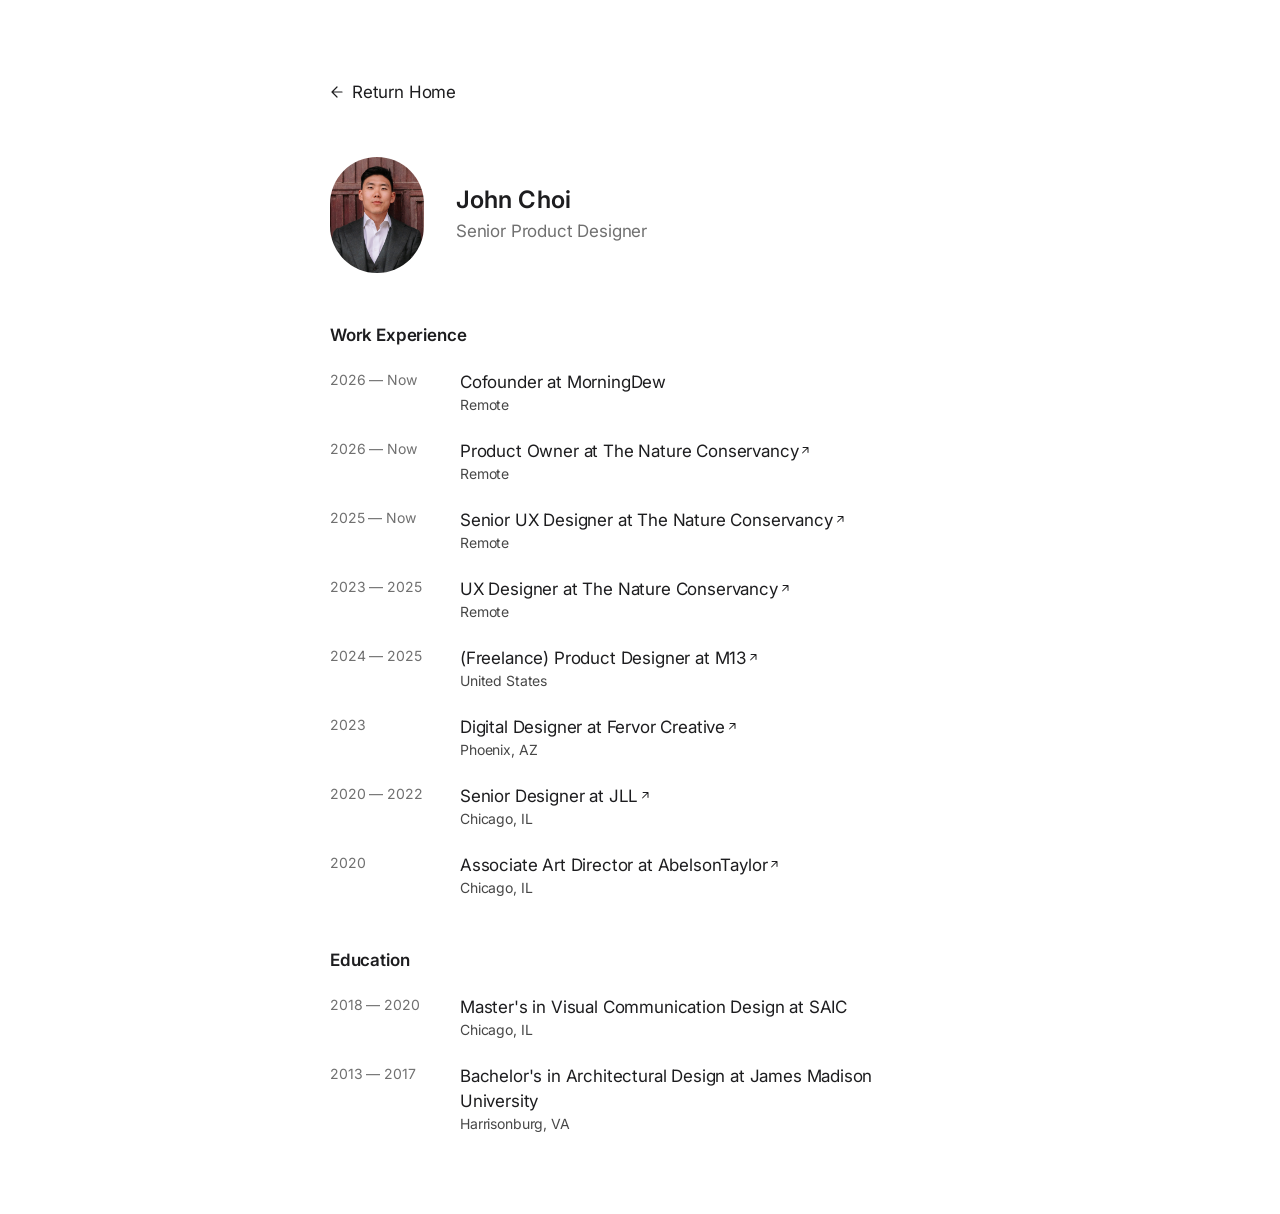
<file: resume/index.html>
<!DOCTYPE html>
<html lang="en">
<head>
  <meta charset="UTF-8">
  <meta name="viewport" content="width=device-width, initial-scale=1.0">
  <title>John Choi — Resume</title>
  <meta name="description" content="Work experience and education for John Choi, Senior Product Designer.">
  <meta property="og:type" content="website">
  <meta property="og:site_name" content="John Choi">
  <meta property="og:title" content="John Choi — Resume">
  <meta property="og:description" content="Work experience and education for John Choi, Senior Product Designer.">
  <meta property="og:url" content="https://www.suyoungchoi.com/resume/">
  <meta property="og:image" content="https://www.suyoungchoi.com/og-image.png">
  <meta property="og:image:width" content="1200">
  <meta property="og:image:height" content="630">
  <meta name="twitter:card" content="summary_large_image">
  <link rel="preconnect" href="https://fonts.googleapis.com">
  <link rel="preconnect" href="https://fonts.gstatic.com" crossorigin>
  <link href="https://fonts.googleapis.com/css2?family=Inter:wght@400;600;700&display=swap" rel="stylesheet">
  <link rel="stylesheet" href="../shared.css">
  <style>
    /* Section */
    .section {
      display: flex;
      flex-direction: column;
      gap: var(--space-24);
    }

    .section-title {
      font: var(--type-lg-2);
      letter-spacing: var(--tracking-text);
      color: var(--color-primary-ink);
    }

    /* Resume Entry */
    .entry {
      display: flex;
      gap: 0;
      text-decoration: none;
      color: inherit;
    }

    .entry-date {
      width: 130px;
      flex-shrink: 0;
      font: var(--type-sm);
      letter-spacing: var(--tracking-text);
      color: var(--color-mid-gray);
    }

    .entry-content {
      flex: 1;
    }

    .entry-title {
      font: var(--type-lg);
      letter-spacing: var(--tracking-text);
      color: var(--color-primary-ink);
      display: inline-flex;
      align-items: center;
      gap: var(--space-4);
    }

    a.entry:hover .entry-title {
      color: var(--color-link-blue);
    }

    .entry-arrow {
      width: 7px;
      height: 7px;
      flex-shrink: 0;
      position: relative;
      top: -1px;
      transition: transform 0.3s cubic-bezier(0.34, 1.56, 0.64, 1);
    }

    .entry:hover .entry-arrow {
      transform: scale(1.3);
    }

    .entry-location {
      font: var(--type-sm);
      letter-spacing: var(--tracking-text);
      color: var(--color-deep-gray);
    }

    /* Mobile Responsive */
    @media (max-width: 730px) {
      .entry {
        flex-direction: column;
        gap: 0;
      }

      .entry-date {
        width: auto;
      }
    }
  </style>
</head>
<body>
  <div class="container">
    <!-- Return Home -->
    <a href="/" class="return-home">
      <svg xmlns="http://www.w3.org/2000/svg" fill="none" viewBox="0 0 14 14">
        <path d="M12 7H2M2 7L7 2M2 7L7 12" stroke="currentColor" stroke-width="1.2" stroke-linecap="round" stroke-linejoin="round"/>
      </svg>
      Return Home
    </a>

    <!-- Profile Header -->
    <div class="profile">
      <img src="../profile.png" alt="John Choi headshot" class="profile-photo">
      <div class="profile-info">
        <h1>John Choi</h1>
        <p>Senior Product Designer</p>
      </div>
    </div>

    <!-- Work Experience -->
    <div class="section">
      <h2 class="section-title">Work Experience</h2>

      <div class="entry">
        <span class="entry-date">2026 — Now</span>
        <div class="entry-content">
          <span class="entry-title">Cofounder at MorningDew</span>
          <div class="entry-location">Remote</div>
        </div>
      </div>

      <a href="https://www.nature.org" target="_blank" rel="noopener noreferrer" class="entry">
        <span class="entry-date">2026 — Now</span>
        <div class="entry-content">
          <span class="entry-title">Product Owner at The Nature Conservancy <svg class="entry-arrow" xmlns="http://www.w3.org/2000/svg" fill="none" viewBox="0 0 7 7"><path d="M1 0C0.724 0 0.5 0.224 0.5 0.5C0.5 0.776 0.724 1 1 1V0ZM6 0.5H6.5C6.5 0.224 6.276 0 6 0V0.5ZM5.5 5.5C5.5 5.776 5.724 6 6 6C6.276 6 6.5 5.776 6.5 5.5H5.5ZM0.146 5.646C-0.049 5.842-0.049 6.158 0.146 6.354C0.342 6.549 0.658 6.549 0.854 6.354L0.146 5.646ZM1 1H6V0H1V1ZM5.5 0.5V5.5H6.5V0.5H5.5ZM5.646 0.146L0.146 5.646L0.854 6.354L6.354 0.854L5.646 0.146Z" fill="currentColor"/></svg></span>
          <div class="entry-location">Remote</div>
        </div>
      </a>

      <a href="https://www.nature.org/en-us/" target="_blank" rel="noopener noreferrer" class="entry">
        <span class="entry-date">2025 — Now</span>
        <div class="entry-content">
          <span class="entry-title">Senior UX Designer at The Nature Conservancy <svg class="entry-arrow" xmlns="http://www.w3.org/2000/svg" fill="none" viewBox="0 0 7 7"><path d="M1 0C0.724 0 0.5 0.224 0.5 0.5C0.5 0.776 0.724 1 1 1V0ZM6 0.5H6.5C6.5 0.224 6.276 0 6 0V0.5ZM5.5 5.5C5.5 5.776 5.724 6 6 6C6.276 6 6.5 5.776 6.5 5.5H5.5ZM0.146 5.646C-0.049 5.842-0.049 6.158 0.146 6.354C0.342 6.549 0.658 6.549 0.854 6.354L0.146 5.646ZM1 1H6V0H1V1ZM5.5 0.5V5.5H6.5V0.5H5.5ZM5.646 0.146L0.146 5.646L0.854 6.354L6.354 0.854L5.646 0.146Z" fill="currentColor"/></svg></span>
          <div class="entry-location">Remote</div>
        </div>
      </a>

      <a href="https://www.nature.org/en-us/" target="_blank" rel="noopener noreferrer" class="entry">
        <span class="entry-date">2023 — 2025</span>
        <div class="entry-content">
          <span class="entry-title">UX Designer at The Nature Conservancy <svg class="entry-arrow" xmlns="http://www.w3.org/2000/svg" fill="none" viewBox="0 0 7 7"><path d="M1 0C0.724 0 0.5 0.224 0.5 0.5C0.5 0.776 0.724 1 1 1V0ZM6 0.5H6.5C6.5 0.224 6.276 0 6 0V0.5ZM5.5 5.5C5.5 5.776 5.724 6 6 6C6.276 6 6.5 5.776 6.5 5.5H5.5ZM0.146 5.646C-0.049 5.842-0.049 6.158 0.146 6.354C0.342 6.549 0.658 6.549 0.854 6.354L0.146 5.646ZM1 1H6V0H1V1ZM5.5 0.5V5.5H6.5V0.5H5.5ZM5.646 0.146L0.146 5.646L0.854 6.354L6.354 0.854L5.646 0.146Z" fill="currentColor"/></svg></span>
          <div class="entry-location">Remote</div>
        </div>
      </a>

      <a href="https://www.m13.co/launchpad" target="_blank" rel="noopener noreferrer" class="entry">
        <span class="entry-date">2024 — 2025</span>
        <div class="entry-content">
          <span class="entry-title">(Freelance) Product Designer at M13 <svg class="entry-arrow" xmlns="http://www.w3.org/2000/svg" fill="none" viewBox="0 0 7 7"><path d="M1 0C0.724 0 0.5 0.224 0.5 0.5C0.5 0.776 0.724 1 1 1V0ZM6 0.5H6.5C6.5 0.224 6.276 0 6 0V0.5ZM5.5 5.5C5.5 5.776 5.724 6 6 6C6.276 6 6.5 5.776 6.5 5.5H5.5ZM0.146 5.646C-0.049 5.842-0.049 6.158 0.146 6.354C0.342 6.549 0.658 6.549 0.854 6.354L0.146 5.646ZM1 1H6V0H1V1ZM5.5 0.5V5.5H6.5V0.5H5.5ZM5.646 0.146L0.146 5.646L0.854 6.354L6.354 0.854L5.646 0.146Z" fill="currentColor"/></svg></span>
          <div class="entry-location">United States</div>
        </div>
      </a>

      <a href="https://fervorcreative.com/" target="_blank" rel="noopener noreferrer" class="entry">
        <span class="entry-date">2023</span>
        <div class="entry-content">
          <span class="entry-title">Digital Designer at Fervor Creative <svg class="entry-arrow" xmlns="http://www.w3.org/2000/svg" fill="none" viewBox="0 0 7 7"><path d="M1 0C0.724 0 0.5 0.224 0.5 0.5C0.5 0.776 0.724 1 1 1V0ZM6 0.5H6.5C6.5 0.224 6.276 0 6 0V0.5ZM5.5 5.5C5.5 5.776 5.724 6 6 6C6.276 6 6.5 5.776 6.5 5.5H5.5ZM0.146 5.646C-0.049 5.842-0.049 6.158 0.146 6.354C0.342 6.549 0.658 6.549 0.854 6.354L0.146 5.646ZM1 1H6V0H1V1ZM5.5 0.5V5.5H6.5V0.5H5.5ZM5.646 0.146L0.146 5.646L0.854 6.354L6.354 0.854L5.646 0.146Z" fill="currentColor"/></svg></span>
          <div class="entry-location">Phoenix, AZ</div>
        </div>
      </a>

      <a href="https://www.jll.com/en-us" target="_blank" rel="noopener noreferrer" class="entry">
        <span class="entry-date">2020 — 2022</span>
        <div class="entry-content">
          <span class="entry-title">Senior Designer at JLL <svg class="entry-arrow" xmlns="http://www.w3.org/2000/svg" fill="none" viewBox="0 0 7 7"><path d="M1 0C0.724 0 0.5 0.224 0.5 0.5C0.5 0.776 0.724 1 1 1V0ZM6 0.5H6.5C6.5 0.224 6.276 0 6 0V0.5ZM5.5 5.5C5.5 5.776 5.724 6 6 6C6.276 6 6.5 5.776 6.5 5.5H5.5ZM0.146 5.646C-0.049 5.842-0.049 6.158 0.146 6.354C0.342 6.549 0.658 6.549 0.854 6.354L0.146 5.646ZM1 1H6V0H1V1ZM5.5 0.5V5.5H6.5V0.5H5.5ZM5.646 0.146L0.146 5.646L0.854 6.354L6.354 0.854L5.646 0.146Z" fill="currentColor"/></svg></span>
          <div class="entry-location">Chicago, IL</div>
        </div>
      </a>

      <a href="https://www.abelsontaylor.com/" target="_blank" rel="noopener noreferrer" class="entry">
        <span class="entry-date">2020</span>
        <div class="entry-content">
          <span class="entry-title">Associate Art Director at AbelsonTaylor <svg class="entry-arrow" xmlns="http://www.w3.org/2000/svg" fill="none" viewBox="0 0 7 7"><path d="M1 0C0.724 0 0.5 0.224 0.5 0.5C0.5 0.776 0.724 1 1 1V0ZM6 0.5H6.5C6.5 0.224 6.276 0 6 0V0.5ZM5.5 5.5C5.5 5.776 5.724 6 6 6C6.276 6 6.5 5.776 6.5 5.5H5.5ZM0.146 5.646C-0.049 5.842-0.049 6.158 0.146 6.354C0.342 6.549 0.658 6.549 0.854 6.354L0.146 5.646ZM1 1H6V0H1V1ZM5.5 0.5V5.5H6.5V0.5H5.5ZM5.646 0.146L0.146 5.646L0.854 6.354L6.354 0.854L5.646 0.146Z" fill="currentColor"/></svg></span>
          <div class="entry-location">Chicago, IL</div>
        </div>
      </a>
    </div>

    <!-- Education -->
    <div class="section">
      <h2 class="section-title">Education</h2>

      <div class="entry">
        <span class="entry-date">2018 — 2020</span>
        <div class="entry-content">
          <span class="entry-title">Master's in Visual Communication Design at SAIC</span>
          <div class="entry-location">Chicago, IL</div>
        </div>
      </div>

      <div class="entry">
        <span class="entry-date">2013 — 2017</span>
        <div class="entry-content">
          <span class="entry-title">Bachelor's in Architectural Design at James Madison University</span>
          <div class="entry-location">Harrisonburg, VA</div>
        </div>
      </div>
    </div>
  </div>
</body>
</html>
</file>
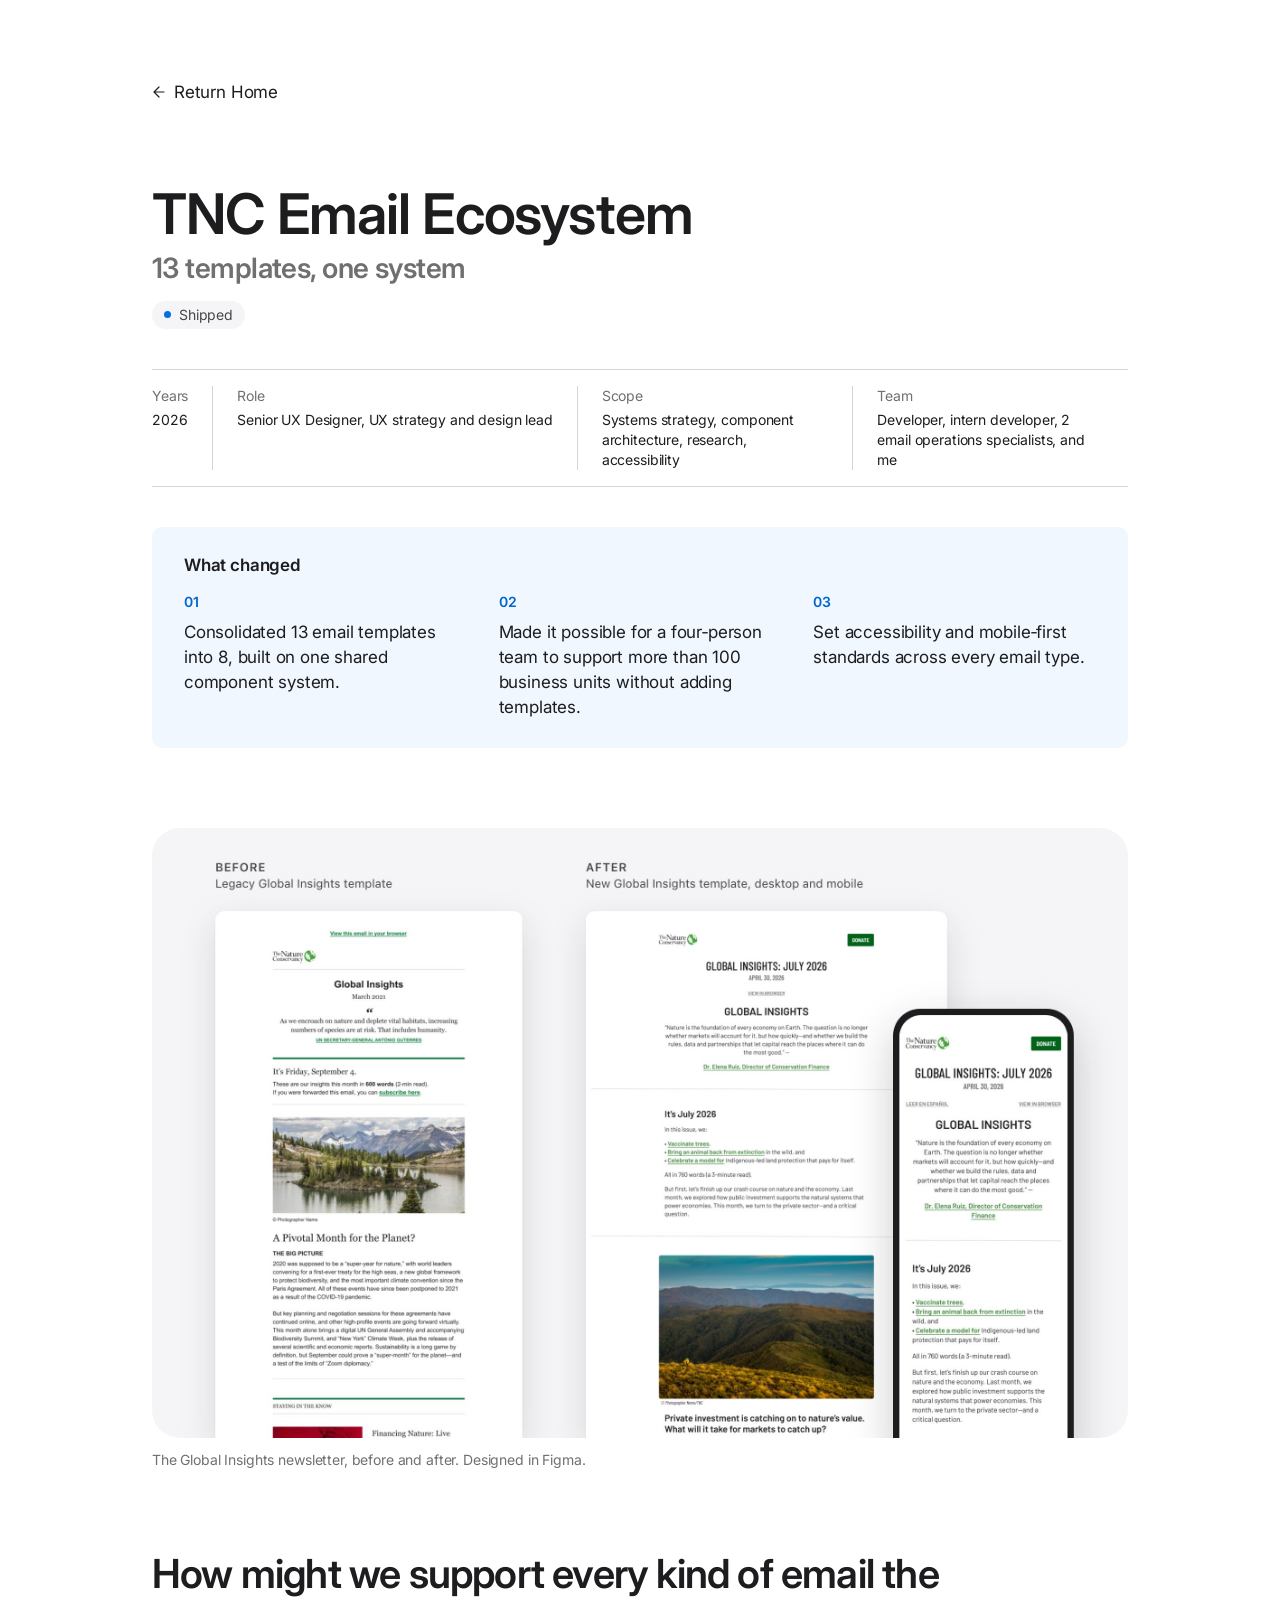
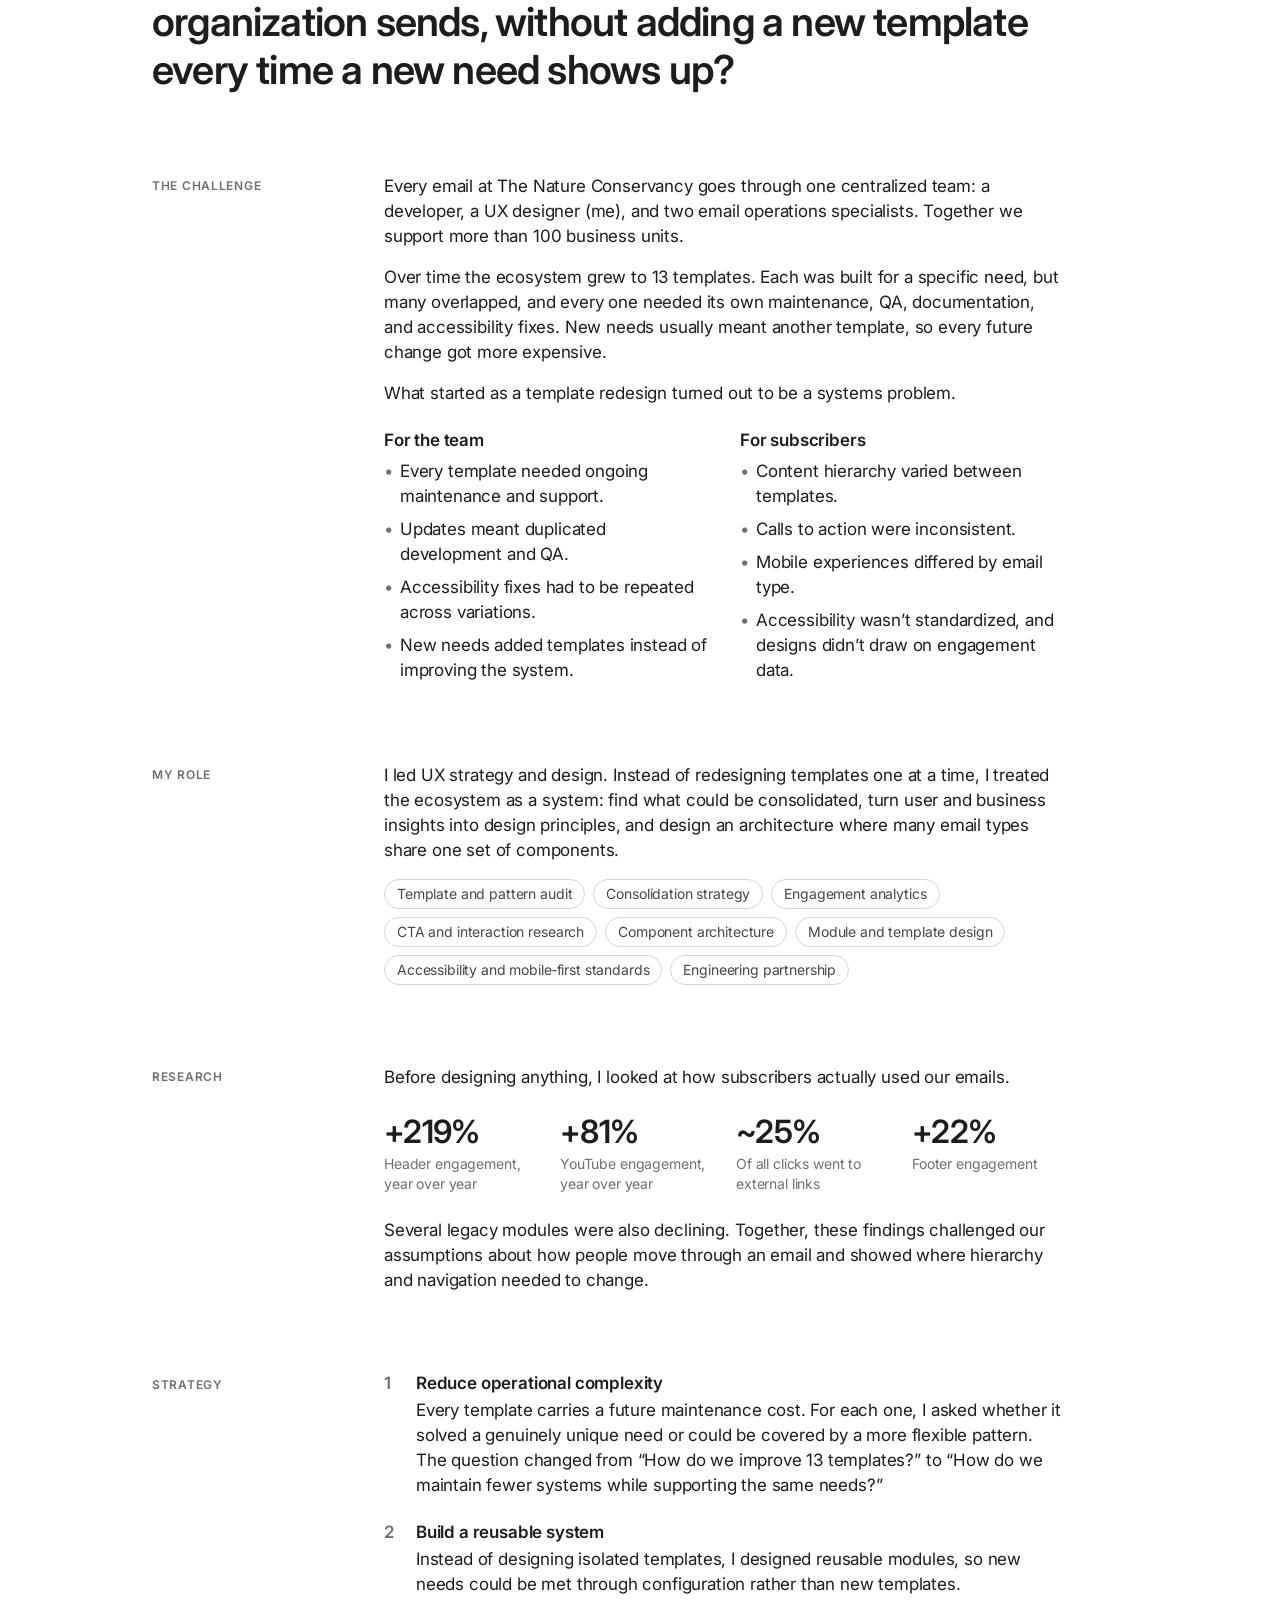
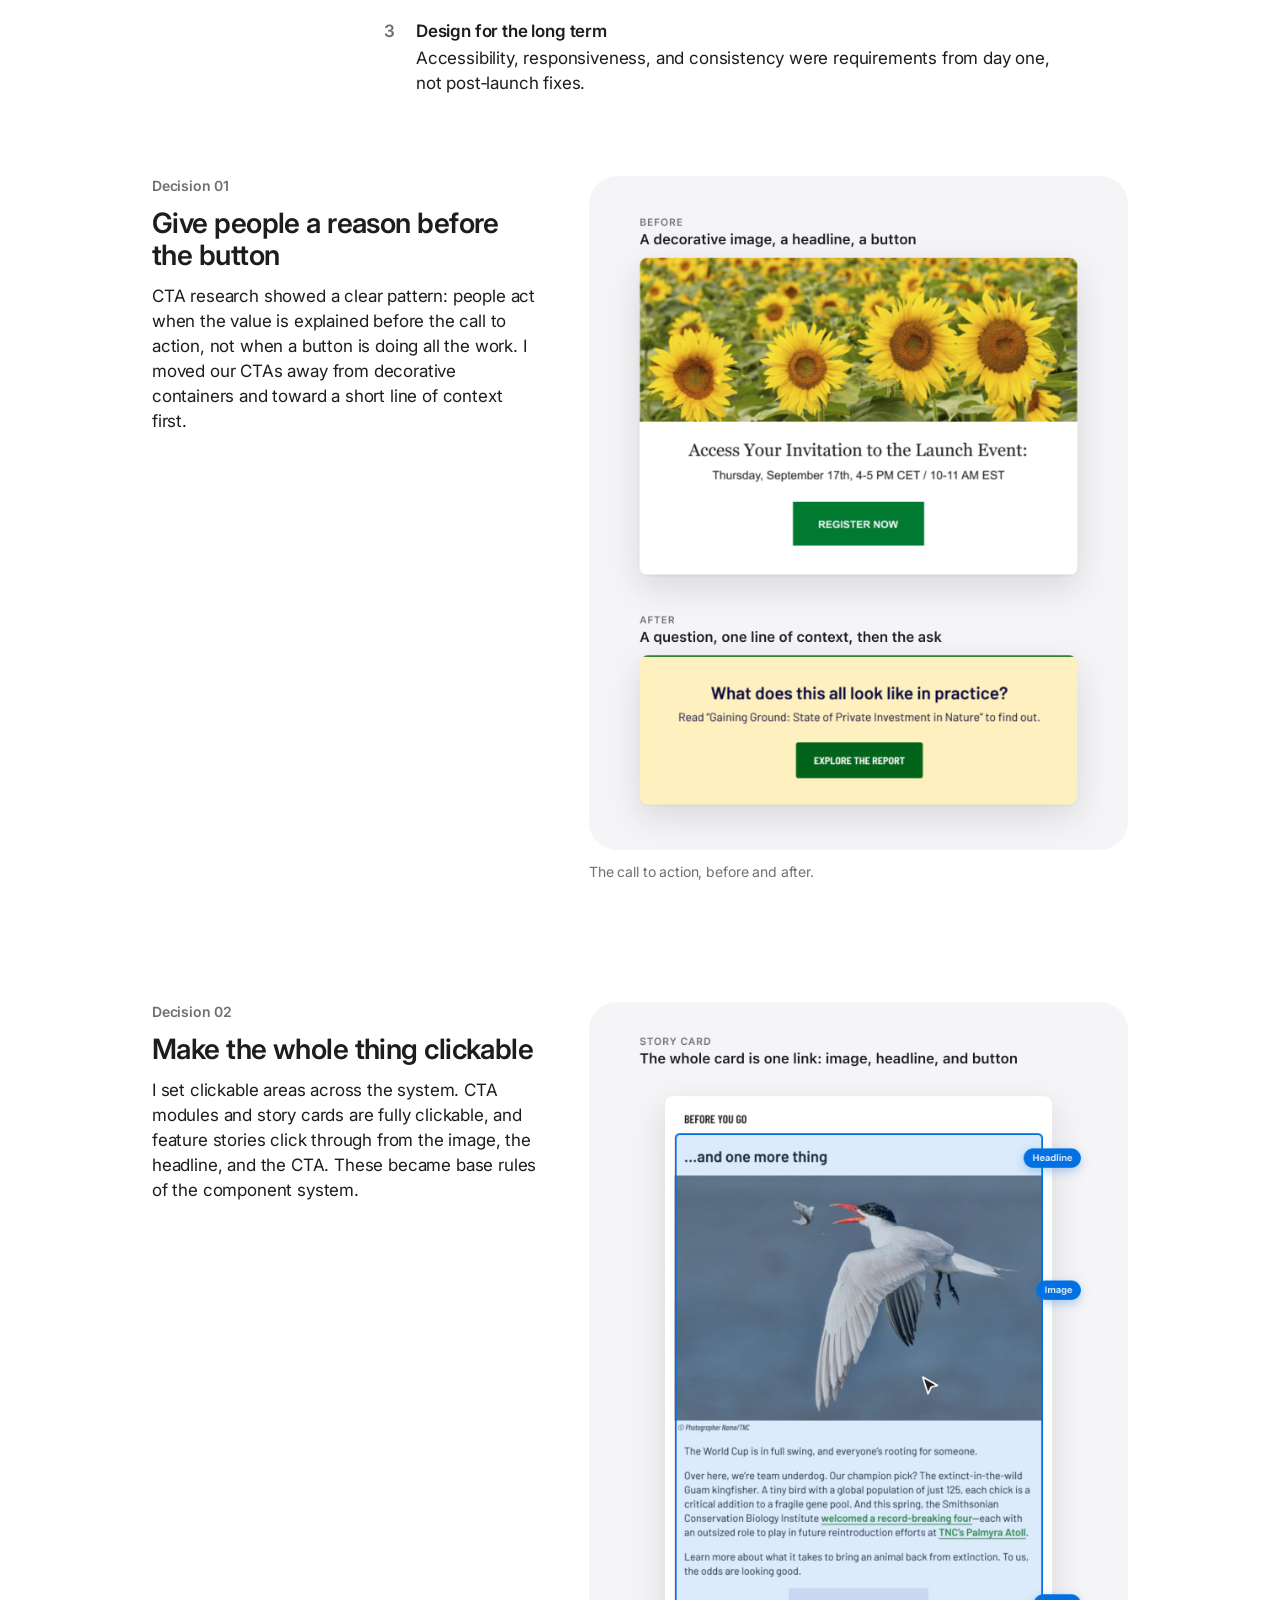
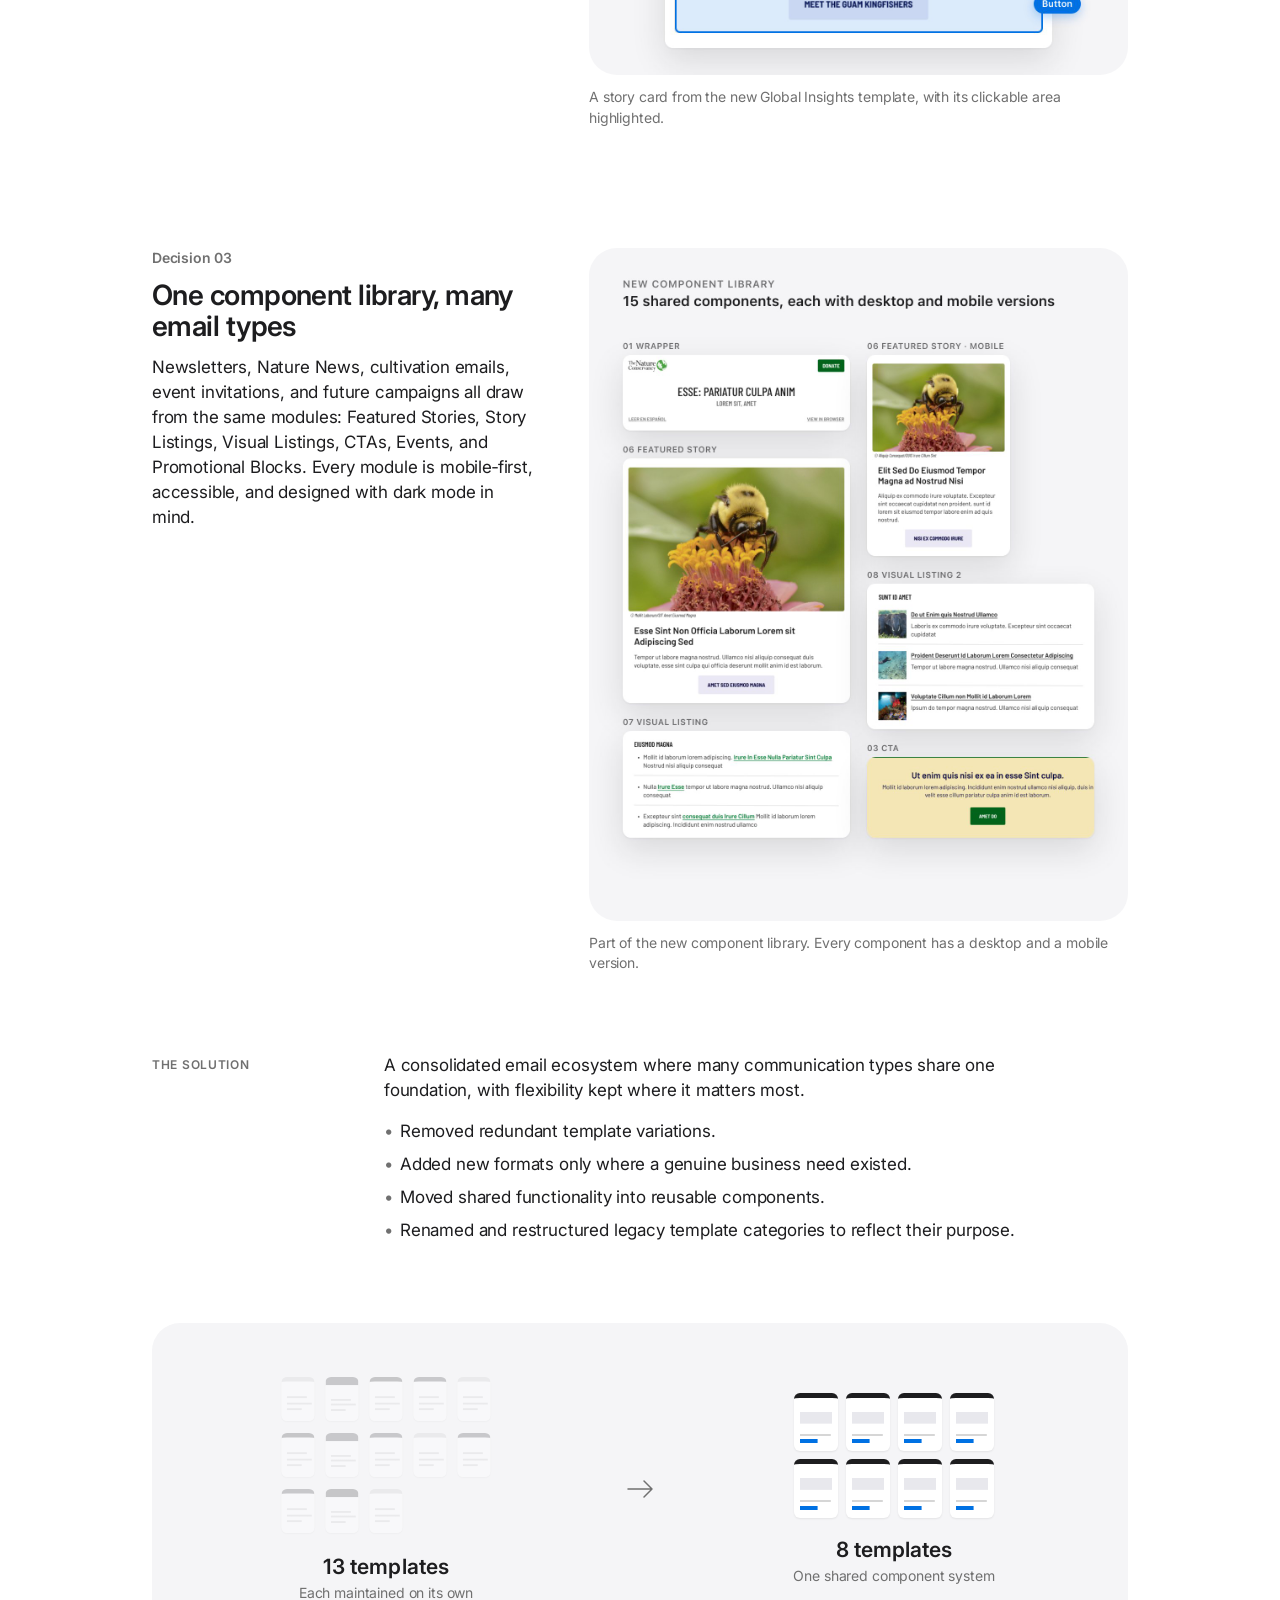
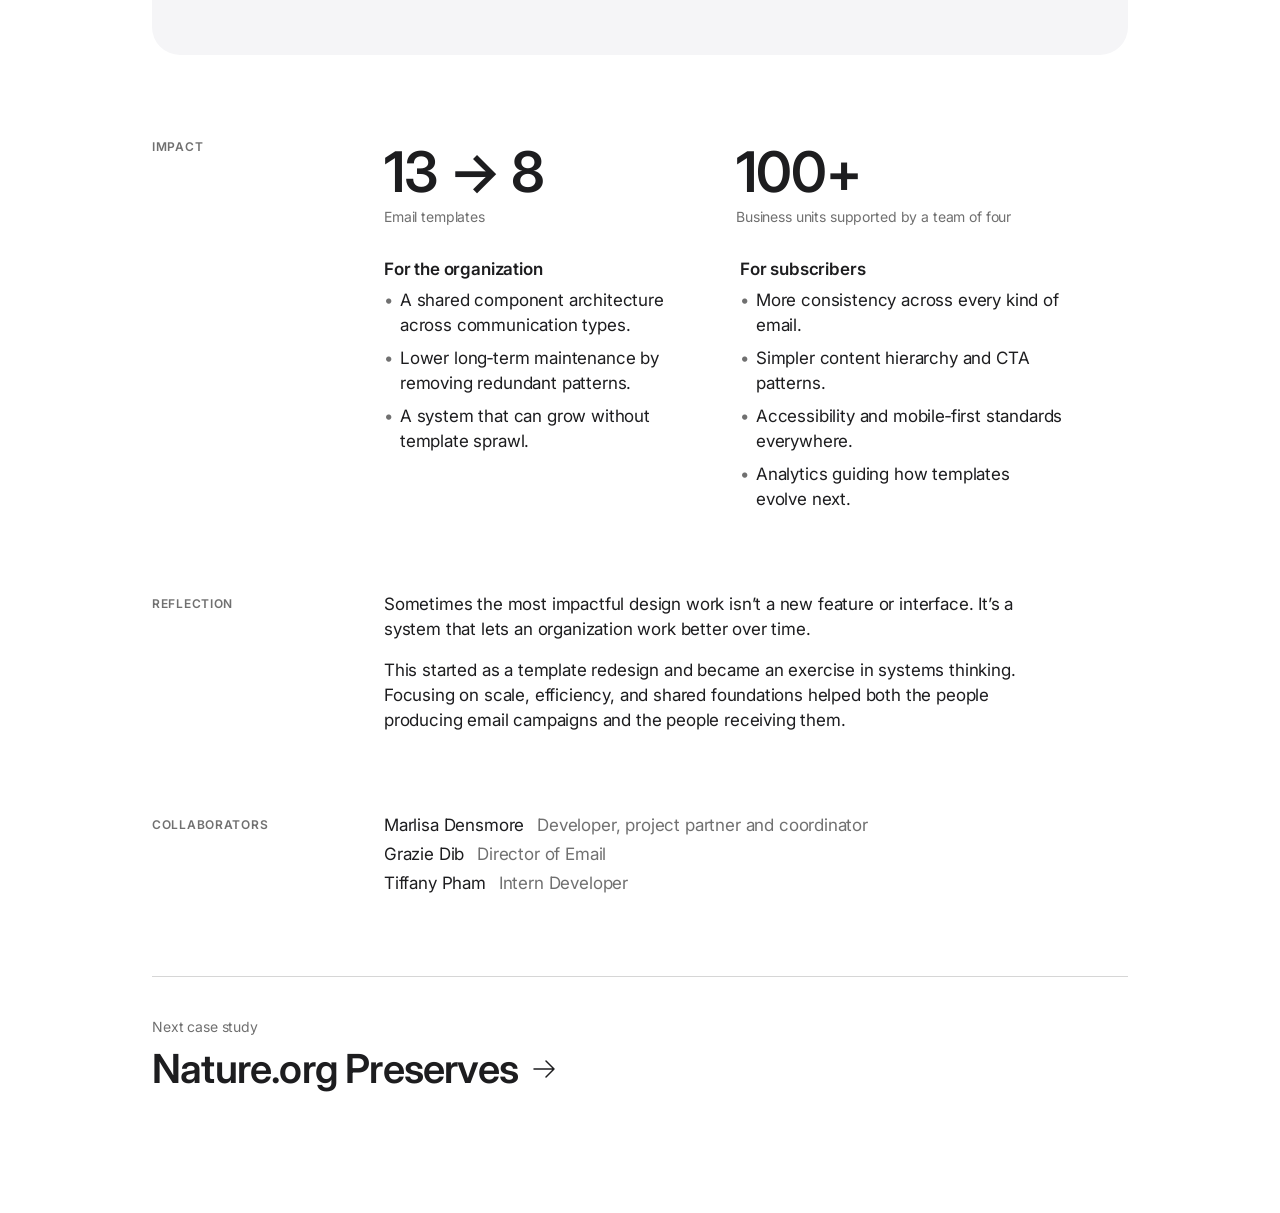
<file: tnc-email/index.html>
<!DOCTYPE html>
<html lang="en">
<head>
  <meta charset="UTF-8">
  <meta name="viewport" content="width=device-width, initial-scale=1.0">
  <title>TNC Email Ecosystem — John Choi</title>
  <meta name="description" content="How I consolidated The Nature Conservancy's 13 email templates into 8, built on one shared component system, so a four-person team can support 100+ business units.">
  <meta property="og:type" content="website">
  <meta property="og:site_name" content="John Choi">
  <meta property="og:title" content="TNC Email Ecosystem — John Choi">
  <meta property="og:description" content="How I consolidated The Nature Conservancy's 13 email templates into 8, built on one shared component system, so a four-person team can support 100+ business units.">
  <meta property="og:url" content="https://www.suyoungchoi.com/tnc-email/">
  <meta property="og:image" content="https://www.suyoungchoi.com/og-image.png">
  <meta property="og:image:width" content="1200">
  <meta property="og:image:height" content="630">
  <meta name="twitter:card" content="summary_large_image">
  <link rel="preconnect" href="https://fonts.googleapis.com">
  <link rel="preconnect" href="https://fonts.gstatic.com" crossorigin>
  <link href="https://fonts.googleapis.com/css2?family=Inter:wght@400;600;700&display=swap" rel="stylesheet">
  <link rel="stylesheet" href="../shared.css">
  <link rel="stylesheet" href="../case-study.css">
  <style>
    /* 13 → 8 consolidation diagram ---------------------------------------
       Each tile is a miniature email: a header bar and a few text lines. */
    .consolidation {
      display: grid;
      grid-template-columns: minmax(0, 1fr) auto minmax(0, 1fr);
      align-items: center;
      gap: var(--space-40);
      padding: var(--space-52) var(--space-40);
      border-radius: var(--radius-3xl);
      background: var(--surface-canvas-gray);
    }

    .cg {
      display: flex;
      flex-direction: column;
      align-items: center;
      gap: var(--space-20);
    }

    .cg-grid {
      display: grid;
      gap: var(--space-8);
    }

    .cg--before .cg-grid {
      grid-template-columns: repeat(5, 36px);
    }

    .cg--after .cg-grid {
      grid-template-columns: repeat(4, 44px);
    }

    .cg-tile {
      aspect-ratio: 3 / 4;
      border-radius: 6px;
      background:
        linear-gradient(var(--color-hairline), var(--color-hairline)) 6px 40% / 60% 2px no-repeat,
        linear-gradient(var(--color-hairline), var(--color-hairline)) 6px 55% / 75% 2px no-repeat,
        linear-gradient(var(--color-hairline), var(--color-hairline)) 6px 70% / 45% 2px no-repeat,
        var(--color-paper);
      border-top: 5px solid var(--color-quiet-dot);
      box-shadow: 0 1px 2px rgba(29, 29, 31, 0.08);
    }

    /* Legacy templates: each one a little different */
    .cg--before .cg-tile:nth-child(3n)   { border-top-color: var(--color-mid-gray); }
    .cg--before .cg-tile:nth-child(4n+1) { border-top-color: var(--color-hairline); }
    .cg--before .cg-tile:nth-child(5n+2) { border-top-width: 9px; }

    /* New templates: one shared system, one consistent header */
    .cg--after .cg-tile {
      border-top-color: var(--color-primary-ink);
      background:
        linear-gradient(var(--color-cool-wash), var(--color-cool-wash)) 6px 34% / calc(100% - 12px) 22% no-repeat,
        linear-gradient(var(--color-hairline), var(--color-hairline)) 6px 70% / 70% 2px no-repeat,
        linear-gradient(var(--color-electric-blue), var(--color-electric-blue)) 6px 84% / 40% 4px no-repeat,
        var(--color-paper);
    }

    .cg-caption {
      text-align: center;
      font: var(--type-sm);
      letter-spacing: var(--tracking-text);
      color: var(--color-mid-gray);
    }

    .cg-caption strong {
      display: block;
      font: var(--type-xl-4);
      letter-spacing: var(--tracking-display);
      color: var(--color-primary-ink);
      margin-bottom: var(--space-4);
    }

    .cg-arrow {
      width: 40px;
      height: 40px;
      color: var(--color-mid-gray);
    }


    /* Merge animation: plays once when the diagram scrolls into view.
       Only armed when JS runs and motion is allowed, so the diagram
       always renders in its final state otherwise. */
    .consolidation.is-armed .cg--before .cg-tile {
      transition: opacity 0.5s ease, transform 0.5s ease;
      transition-delay: calc(var(--i) * 45ms);
    }

    .consolidation.is-armed.is-in .cg--before .cg-tile {
      opacity: 0.35;
      transform: scale(0.92);
    }

    .consolidation.is-armed .cg--after .cg-tile {
      opacity: 0;
      transform: translateY(10px) scale(0.85);
      transition: opacity 0.45s ease, transform 0.55s cubic-bezier(0.34, 1.56, 0.64, 1);
      transition-delay: calc(900ms + var(--i) * 80ms);
    }

    .consolidation.is-armed.is-in .cg--after .cg-tile {
      opacity: 1;
      transform: none;
    }

    .consolidation.is-armed .cg-arrow {
      opacity: 0;
      transform: translateX(-8px);
      transition: opacity 0.4s ease 600ms, transform 0.4s ease 600ms;
    }

    .consolidation.is-armed.is-in .cg-arrow {
      opacity: 1;
      transform: none;
    }

    @media (max-width: 730px) {
      .consolidation.is-armed.is-in .cg-arrow {
        transform: rotate(90deg);
      }
    }

    .consolidation.is-armed .cg--after .cg-caption {
      opacity: 0;
      transition: opacity 0.5s ease 1.6s;
    }

    .consolidation.is-armed.is-in .cg--after .cg-caption {
      opacity: 1;
    }

    @media (max-width: 730px) {
      .consolidation {
        grid-template-columns: minmax(0, 1fr);
        padding: var(--space-40) var(--space-20);
        gap: var(--space-24);
        border-radius: var(--radius-lg);
      }

      .cg-arrow {
        justify-self: center;
        transform: rotate(90deg);
      }
    }
  </style>
</head>
<body>
  <main class="cs">

    <a href="/" class="return-home">
      <svg xmlns="http://www.w3.org/2000/svg" fill="none" viewBox="0 0 14 14" aria-hidden="true">
        <path d="M12 7H2M2 7L7 2M2 7L7 12" stroke="currentColor" stroke-width="1.2" stroke-linecap="round" stroke-linejoin="round"/>
      </svg>
      Return Home
    </a>

    <!-- At a glance -->
    <header class="cs-header">
      <div class="cs-title">
        <h1>TNC Email Ecosystem</h1>
        <p class="cs-tagline">13 templates, one system</p>
        <span class="cs-status">Shipped</span>
      </div>

      <dl class="cs-meta">
        <div>
          <dt>Years</dt>
          <dd>2026</dd>
        </div>
        <div>
          <dt>Role</dt>
          <dd>Senior UX Designer, UX strategy and design lead</dd>
        </div>
        <div>
          <dt>Scope</dt>
          <dd>Systems strategy, component architecture, research, accessibility</dd>
        </div>
        <div>
          <dt>Team</dt>
          <dd>Developer, intern developer, 2 email operations specialists, and me</dd>
        </div>
      </dl>

      <div class="cs-outcomes">
        <h2>What changed</h2>
        <ol class="cs-tldr">
          <li>Consolidated 13 email templates into 8, built on one shared component system.</li>
          <li>Made it possible for a four&#8209;person team to support more than 100 business units without adding templates.</li>
          <li>Set accessibility and mobile&#8209;first standards across every email type.</li>
        </ol>
      </div>
    </header>

    <figure class="cs-figure">
      <picture>
        <source media="(max-width: 730px)" srcset="/tnc-email/email-before-after-m.jpg" width="800" height="1320">
        <img src="/tnc-email/email-before-after.jpg" width="2160" height="1350" alt="Before: the legacy Global Insights newsletter template. After: the new Global Insights template on desktop and mobile, built from the shared component system.">
      </picture>
      <figcaption>The Global Insights newsletter, before and after. Designed in Figma.</figcaption>
    </figure>

    <!-- Core question -->
    <p class="cs-statement">How might we support every kind of email the organization sends, without adding a new template every time a new need shows up?</p>

    <!-- Challenge -->
    <section class="cs-section">
      <h2 class="cs-label">The challenge</h2>
      <div class="cs-body">
        <p>Every email at The Nature Conservancy goes through one centralized team: a developer, a UX designer (me), and two email operations specialists. Together we support more than 100 business units.</p>
        <p>Over time the ecosystem grew to 13 templates. Each was built for a specific need, but many overlapped, and every one needed its own maintenance, QA, documentation, and accessibility fixes. New needs usually meant another template, so every future change got more expensive.</p>
        <p>What started as a template redesign turned out to be a systems problem.</p>
        <div class="cs-columns">
          <div>
            <h3>For the team</h3>
            <ul class="cs-list">
              <li>Every template needed ongoing maintenance and support.</li>
              <li>Updates meant duplicated development and QA.</li>
              <li>Accessibility fixes had to be repeated across variations.</li>
              <li>New needs added templates instead of improving the system.</li>
            </ul>
          </div>
          <div>
            <h3>For subscribers</h3>
            <ul class="cs-list">
              <li>Content hierarchy varied between templates.</li>
              <li>Calls to action were inconsistent.</li>
              <li>Mobile experiences differed by email type.</li>
              <li>Accessibility wasn&rsquo;t standardized, and designs didn&rsquo;t draw on engagement data.</li>
            </ul>
          </div>
        </div>
      </div>
    </section>

    <!-- Role -->
    <section class="cs-section">
      <h2 class="cs-label">My role</h2>
      <div class="cs-body">
        <p>I led UX strategy and design. Instead of redesigning templates one at a time, I treated the ecosystem as a system: find what could be consolidated, turn user and business insights into design principles, and design an architecture where many email types share one set of components.</p>
        <ul class="cs-chips">
          <li>Template and pattern audit</li>
          <li>Consolidation strategy</li>
          <li>Engagement analytics</li>
          <li>CTA and interaction research</li>
          <li>Component architecture</li>
          <li>Module and template design</li>
          <li>Accessibility and mobile&#8209;first standards</li>
          <li>Engineering partnership</li>
        </ul>
      </div>
    </section>

    <!-- Research -->
    <section class="cs-section">
      <h2 class="cs-label">Research</h2>
      <div class="cs-body">
        <p>Before designing anything, I looked at how subscribers actually used our emails.</p>
        <div class="cs-stats">
          <div>
            <span class="cs-stat-value">+219%</span>
            <span class="cs-stat-label">Header engagement, year over year</span>
          </div>
          <div>
            <span class="cs-stat-value">+81%</span>
            <span class="cs-stat-label">YouTube engagement, year over year</span>
          </div>
          <div>
            <span class="cs-stat-value">~25%</span>
            <span class="cs-stat-label">Of all clicks went to external links</span>
          </div>
          <div>
            <span class="cs-stat-value">+22%</span>
            <span class="cs-stat-label">Footer engagement</span>
          </div>
        </div>
        <p>Several legacy modules were also declining. Together, these findings challenged our assumptions about how people move through an email and showed where hierarchy and navigation needed to change.</p>
      </div>
    </section>

    <!-- Strategy -->
    <section class="cs-section">
      <h2 class="cs-label">Strategy</h2>
      <div class="cs-body">
        <ol class="cs-principles">
          <li>
            <p><strong>Reduce operational complexity</strong>Every template carries a future maintenance cost. For each one, I asked whether it solved a genuinely unique need or could be covered by a more flexible pattern. The question changed from &ldquo;How do we improve 13 templates?&rdquo; to &ldquo;How do we maintain fewer systems while supporting the same needs?&rdquo;</p>
          </li>
          <li>
            <p><strong>Build a reusable system</strong>Instead of designing isolated templates, I designed reusable modules, so new needs could be met through configuration rather than new templates.</p>
          </li>
          <li>
            <p><strong>Design for the long term</strong>Accessibility, responsiveness, and consistency were requirements from day one, not post&#8209;launch fixes.</p>
          </li>
        </ol>
      </div>
    </section>

    <!-- Key decisions -->
    <div class="cs-decisions">
      <div class="cs-decision">
        <div class="cs-decision-text">
          <span class="cs-decision-num">Decision 01</span>
          <h3>Give people a reason before the button</h3>
          <p>CTA research showed a clear pattern: people act when the value is explained before the call to action, not when a button is doing all the work. I moved our CTAs away from decorative containers and toward a short line of context first.</p>
        </div>
        <figure class="cs-figure">
          <img src="/tnc-email/email-cta.jpg" width="1280" height="1600" loading="lazy" alt="Before: a call to action with a large decorative photo, a headline, and a Register Now button. After: a call to action that asks a question, gives one line of context, then shows an Explore the Report button.">
          <figcaption>The call to action, before and after.</figcaption>
        </figure>
      </div>

      <div class="cs-decision">
        <div class="cs-decision-text">
          <span class="cs-decision-num">Decision 02</span>
          <h3>Make the whole thing clickable</h3>
          <p>I set clickable areas across the system. CTA modules and story cards are fully clickable, and feature stories click through from the image, the headline, and the CTA. These became base rules of the component system.</p>
        </div>
        <figure class="cs-figure">
          <img src="/tnc-email/email-clickable.jpg" width="1280" height="1600" loading="lazy" alt="A story card from the new template with its whole area highlighted as one link, including the headline, the image, and the button.">
          <figcaption>A story card from the new Global Insights template, with its clickable area highlighted.</figcaption>
        </figure>
      </div>

      <div class="cs-decision">
        <div class="cs-decision-text">
          <span class="cs-decision-num">Decision 03</span>
          <h3>One component library, many email types</h3>
          <p>Newsletters, Nature News, cultivation emails, event invitations, and future campaigns all draw from the same modules: Featured Stories, Story Listings, Visual Listings, CTAs, Events, and Promotional Blocks. Every module is mobile&#8209;first, accessible, and designed with dark mode in mind.</p>
        </div>
        <figure class="cs-figure">
          <img src="/tnc-email/email-component-library.jpg" width="1280" height="1600" loading="lazy" alt="A selection from the new component library: Wrapper, Featured Story on desktop and mobile, Visual Listing, Visual Listing 2, and CTA.">
          <figcaption>Part of the new component library. Every component has a desktop and a mobile version.</figcaption>
        </figure>
      </div>
    </div>

    <!-- Solution -->
    <section class="cs-section">
      <h2 class="cs-label">The solution</h2>
      <div class="cs-body">
        <p>A consolidated email ecosystem where many communication types share one foundation, with flexibility kept where it matters most.</p>
        <ul class="cs-list">
          <li>Removed redundant template variations.</li>
          <li>Added new formats only where a genuine business need existed.</li>
          <li>Moved shared functionality into reusable components.</li>
          <li>Renamed and restructured legacy template categories to reflect their purpose.</li>
        </ul>
      </div>
    </section>

    <figure class="consolidation" role="img" aria-label="Diagram: 13 legacy templates consolidated into 8 templates on one shared component system">
      <div class="cg cg--before">
        <div class="cg-grid">
          <span class="cg-tile" style="--i: 0"></span><span class="cg-tile" style="--i: 1"></span><span class="cg-tile" style="--i: 2"></span><span class="cg-tile" style="--i: 3"></span><span class="cg-tile" style="--i: 4"></span><span class="cg-tile" style="--i: 5"></span><span class="cg-tile" style="--i: 6"></span><span class="cg-tile" style="--i: 7"></span><span class="cg-tile" style="--i: 8"></span><span class="cg-tile" style="--i: 9"></span><span class="cg-tile" style="--i: 10"></span><span class="cg-tile" style="--i: 11"></span><span class="cg-tile" style="--i: 12"></span>
        </div>
        <p class="cg-caption"><strong>13 templates</strong>Each maintained on its own</p>
      </div>
      <svg class="cg-arrow" viewBox="0 0 40 40" fill="none" stroke="currentColor" stroke-width="1.5" stroke-linecap="round" stroke-linejoin="round" aria-hidden="true">
        <path d="M8 20h24M24 12l8 8-8 8"/>
      </svg>
      <div class="cg cg--after">
        <div class="cg-grid">
          <span class="cg-tile" style="--i: 0"></span><span class="cg-tile" style="--i: 1"></span><span class="cg-tile" style="--i: 2"></span><span class="cg-tile" style="--i: 3"></span><span class="cg-tile" style="--i: 4"></span><span class="cg-tile" style="--i: 5"></span><span class="cg-tile" style="--i: 6"></span><span class="cg-tile" style="--i: 7"></span>
        </div>
        <p class="cg-caption"><strong>8 templates</strong>One shared component system</p>
      </div>
    </figure>

    <!-- Impact -->
    <section class="cs-section">
      <h2 class="cs-label">Impact</h2>
      <div class="cs-body">
        <div class="cs-stats cs-stats--large">
          <div>
            <span class="cs-stat-value">13 &rarr; 8</span>
            <span class="cs-stat-label">Email templates</span>
          </div>
          <div>
            <span class="cs-stat-value">100+</span>
            <span class="cs-stat-label">Business units supported by a team of four</span>
          </div>
        </div>
        <div class="cs-columns">
          <div>
            <h3>For the organization</h3>
            <ul class="cs-list">
              <li>A shared component architecture across communication types.</li>
              <li>Lower long&#8209;term maintenance by removing redundant patterns.</li>
              <li>A system that can grow without template sprawl.</li>
            </ul>
          </div>
          <div>
            <h3>For subscribers</h3>
            <ul class="cs-list">
              <li>More consistency across every kind of email.</li>
              <li>Simpler content hierarchy and CTA patterns.</li>
              <li>Accessibility and mobile&#8209;first standards everywhere.</li>
              <li>Analytics guiding how templates evolve next.</li>
            </ul>
          </div>
        </div>
      </div>
    </section>

    <!-- Reflection -->
    <section class="cs-section">
      <h2 class="cs-label">Reflection</h2>
      <div class="cs-body">
        <p>Sometimes the most impactful design work isn&rsquo;t a new feature or interface. It&rsquo;s a system that lets an organization work better over time.</p>
        <p>This started as a template redesign and became an exercise in systems thinking. Focusing on scale, efficiency, and shared foundations helped both the people producing email campaigns and the people receiving them.</p>
      </div>
    </section>

    <!-- Collaborators -->
    <section class="cs-section">
      <h2 class="cs-label">Collaborators</h2>
      <div class="cs-body">
        <ul class="cs-credits">
          <li>Marlisa Densmore <span>Developer, project partner and coordinator</span></li>
          <li>Grazie Dib <span>Director of Email</span></li>
          <li>Tiffany Pham <span>Intern Developer</span></li>
        </ul>
      </div>
    </section>

    <a href="/nature-preserves/" class="cs-next">
      <span class="cs-next-label">Next case study</span>
      <span class="cs-next-title">
        Nature.org Preserves
        <svg viewBox="0 0 28 28" fill="none" stroke="currentColor" stroke-width="1.5" stroke-linecap="round" stroke-linejoin="round" aria-hidden="true"><path d="M4 14h20M16 6l8 8-8 8"/></svg>
      </span>
    </a>

  </main>
  <script>
    // Play the 13 → 8 merge once, when the diagram is mostly in view
    (function () {
      var fig = document.querySelector('.consolidation');
      if (!fig || !('IntersectionObserver' in window)) return;
      if (window.matchMedia('(prefers-reduced-motion: reduce)').matches) return;

      fig.classList.add('is-armed');
      var io = new IntersectionObserver(function (entries) {
        if (entries[0].isIntersecting) {
          fig.classList.add('is-in');
          io.disconnect();
        }
      }, { threshold: 0.5 });
      io.observe(fig);
    })();
  </script>
</body>
</html>
</file>
<file: shared.css>
@import url("tokens.css");

/* ==========================================================================
   Shared styles — every page in the portfolio consumes this layer.
   Values come from tokens.css; page files only add what's unique to them.
   ========================================================================== */

*, *::before, *::after {
  margin: 0;
  padding: 0;
  box-sizing: border-box;
}

/* Component display rules shouldn't override the hidden attribute */
[hidden] {
  display: none !important;
}

body {
  font: var(--type-lg);
  letter-spacing: var(--tracking-text);
  color: var(--color-primary-ink);
  background: var(--surface-canvas-white);
  -webkit-font-smoothing: antialiased;
  -moz-osx-font-smoothing: grayscale;
}

/* Layout --------------------------------------------------------------- */

.container {
  max-width: 724px;
  margin: 0 auto;
  padding: var(--space-80) var(--space-52);
  display: flex;
  flex-direction: column;
  gap: var(--space-52);
  position: relative;
  z-index: 1;
}

hr {
  border: none;
  border-top: 1px solid var(--color-hairline);
  margin: 0;
}

/* Profile header ------------------------------------------------------- */

.profile {
  display: flex;
  align-items: center;
  gap: var(--space-32);
}

.profile-photo {
  width: 94px;
  height: 116px;
  object-fit: cover;
  flex-shrink: 0;
  border-radius: var(--radius-full);
}

.profile-info h1 {
  font: var(--type-2xl);
  letter-spacing: var(--tracking-display);
  color: var(--color-primary-ink);
  margin-bottom: var(--space-4);
}

.profile-info p {
  font: var(--type-lg);
  letter-spacing: var(--tracking-text);
  color: var(--color-mid-gray);
}

/* Links and arrows ----------------------------------------------------- */

.return-home {
  display: flex;
  align-items: center;
  gap: var(--space-8);
  font: var(--type-lg);
  letter-spacing: var(--tracking-text);
  color: var(--color-primary-ink);
  text-decoration: none;
}

.return-home:hover {
  color: var(--color-link-blue);
}

.return-home svg {
  width: 14px;
  height: 14px;
}

.arrow-icon {
  width: 7px;
  height: 7px;
  flex-shrink: 0;
  position: relative;
  top: -2px;
  transition: transform 0.3s cubic-bezier(0.34, 1.56, 0.64, 1);
}

/* Status chip ---------------------------------------------------------- */

.cs-status {
  align-self: flex-start;
  display: inline-flex;
  align-items: center;
  gap: var(--space-8);
  padding: var(--space-4) var(--space-12);
  border-radius: var(--radius-full);
  background: var(--surface-canvas-gray);
  font: var(--type-sm);
  letter-spacing: var(--tracking-text);
  color: var(--color-deep-gray);
}

.cs-status::before {
  content: "";
  width: 7px;
  height: 7px;
  border-radius: 50%;
  background: var(--color-electric-blue);
}

.cs-status--progress::before {
  background: var(--color-ember);
}

/* Placeholder image ------------------------------------------------------
   Stands in for a visual that hasn't been supplied yet. The caption says
   exactly which image belongs here. */

.ph {
  display: flex;
  flex-direction: column;
  gap: var(--space-12);
}

.ph-tile {
  aspect-ratio: 16 / 10;
  border-radius: var(--radius-3xl);
  background: var(--surface-canvas-gray);
  border: 1px dashed var(--color-hairline);
  display: flex;
  align-items: center;
  justify-content: center;
}

.ph--tall .ph-tile   { aspect-ratio: 4 / 5; }
.ph--wide .ph-tile   { aspect-ratio: 21 / 9; }

.ph-label {
  display: inline-flex;
  align-items: center;
  gap: var(--space-8);
  font: var(--type-sm);
  letter-spacing: var(--tracking-text);
  color: var(--color-mid-gray);
}

.ph-label svg {
  width: 18px;
  height: 18px;
}

.ph figcaption {
  font: var(--type-sm);
  letter-spacing: var(--tracking-text);
  color: var(--color-mid-gray);
  max-width: 680px;
}

.ph figcaption strong {
  font-weight: 600;
  color: var(--color-deep-gray);
}

/* Mobile --------------------------------------------------------------- */

@media (max-width: 730px) {
  .container {
    max-width: 100%;
    padding: var(--space-76) var(--space-24);
    gap: var(--space-32);
  }

  .profile {
    flex-direction: column;
    align-items: flex-start;
    gap: var(--space-16);
  }

  .profile-photo {
    width: 80px;
    height: 100px;
  }

  .ph-tile {
    border-radius: var(--radius-lg);
  }
}
</file>
<file: case-study.css>
/* ==========================================================================
   Case study layout — shared by every case study page.
   Loaded after shared.css; values come from tokens.css.
   ========================================================================== */

/* Page frame ----------------------------------------------------------- */

/* Wider than .container so visuals have room; text stays in .cs-body. */
.cs {
  max-width: 1080px;
  margin: 0 auto;
  padding: var(--space-80) var(--space-52) var(--space-120);
  display: flex;
  flex-direction: column;
  gap: var(--space-80);
}

/* Readable text column, used inside full-width rows */
.cs-body {
  max-width: 680px;
  display: flex;
  flex-direction: column;
  gap: var(--space-16);
}

.cs-body p,
.cs-body li {
  font: var(--type-lg);
  letter-spacing: var(--tracking-text);
  color: var(--color-primary-ink);
}

.cs-body h3 {
  font: var(--type-lg-2);
  letter-spacing: var(--tracking-text);
  color: var(--color-primary-ink);
  margin-top: var(--space-8);
}

/* At-a-glance header --------------------------------------------------- */

.cs-header {
  display: flex;
  flex-direction: column;
  gap: var(--space-40);
}

.cs-title {
  display: flex;
  flex-direction: column;
  gap: var(--space-8);
}

.cs-title h1 {
  font: var(--type-5xl-2);
  letter-spacing: var(--tracking-headline);
  color: var(--color-primary-ink);
}

.cs-title .cs-status {
  margin-top: var(--space-8);
}

.cs-tagline {
  font: var(--type-2xl-2);
  letter-spacing: var(--tracking-headline);
  color: var(--color-mid-gray);
}

.cs-meta {
  display: grid;
  grid-template-columns: auto auto minmax(0, 1fr) minmax(0, 1fr);
  padding: var(--space-16) 0;
  border-top: 1px solid var(--color-hairline);
  border-bottom: 1px solid var(--color-hairline);
}

/* Each fact is divided from the next by a hairline */
.cs-meta > div {
  padding: 0 var(--space-24);
  border-left: 1px solid var(--color-hairline);
}

.cs-meta > div:first-child {
  padding-left: 0;
  border-left: 0;
}

.cs-meta dt {
  font: var(--type-sm);
  letter-spacing: var(--tracking-text);
  color: var(--color-mid-gray);
  margin-bottom: var(--space-4);
}

.cs-meta dd {
  font: var(--type-sm);
  letter-spacing: var(--tracking-text);
  color: var(--color-primary-ink);
}

/* Outcomes panel: the header's results, set apart from the facts above */
.cs-outcomes {
  display: flex;
  flex-direction: column;
  gap: var(--space-16);
  padding: var(--space-28) var(--space-32);
  border-radius: var(--radius-lg);
  background: rgba(0, 113, 227, 0.06);
}

.cs-outcomes h2 {
  font: var(--type-lg-2);
  letter-spacing: var(--tracking-text);
  color: var(--color-primary-ink);
}

.cs-tldr {
  list-style: none;
  display: grid;
  grid-template-columns: repeat(3, minmax(0, 1fr));
  gap: var(--space-32);
  counter-reset: tldr;
}

.cs-tldr li {
  font: var(--type-lg);
  letter-spacing: var(--tracking-text);
  color: var(--color-primary-ink);
  counter-increment: tldr;
}

.cs-tldr li::before {
  content: "0" counter(tldr);
  display: block;
  font: var(--type-sm-2);
  color: var(--color-link-blue);
  margin-bottom: var(--space-8);
}

/* Core question -------------------------------------------------------- */

.cs-statement {
  max-width: 880px;
  font: var(--type-4xl);
  letter-spacing: var(--tracking-headline);
  color: var(--color-primary-ink);
}

/* Fills from gray to ink as it scrolls into view, where supported */
@supports (animation-timeline: view()) {
  @media (prefers-reduced-motion: no-preference) {
    .cs-statement {
      animation: cs-ink-in linear both;
      animation-timeline: view();
      animation-range: entry 20% cover 45%;
    }
  }
}

@keyframes cs-ink-in {
  from { color: var(--color-hairline); }
  to   { color: var(--color-primary-ink); }
}

/* Labeled sections: small label left, body right ------------------------ */

.cs-section {
  display: grid;
  grid-template-columns: 200px minmax(0, 1fr);
  gap: var(--space-32);
  align-items: start;
}

.cs-label {
  font: var(--type-xs-5);
  letter-spacing: 0.06em;
  text-transform: uppercase;
  color: var(--color-mid-gray);
  padding-top: var(--space-4);
}

/* Lists inside sections */
.cs-list {
  list-style: none;
  display: flex;
  flex-direction: column;
  gap: var(--space-8);
}

.cs-list li {
  position: relative;
  padding-left: var(--space-16);
}

.cs-list li::before {
  content: "\2022";
  position: absolute;
  left: 0;
  color: var(--color-mid-gray);
}

/* Side-by-side lists, e.g. team vs. subscriber problems */
.cs-columns {
  display: grid;
  grid-template-columns: repeat(2, minmax(0, 1fr));
  gap: var(--space-32);
  margin-top: var(--space-8);
}

.cs-columns > div {
  display: flex;
  flex-direction: column;
  gap: var(--space-8);
}

.cs-columns h3 {
  margin-top: 0;
}

.cs-chips {
  list-style: none;
  display: flex;
  flex-wrap: wrap;
  gap: var(--space-8);
}

.cs-chips li {
  font: var(--type-sm);
  letter-spacing: var(--tracking-text);
  color: var(--color-deep-gray);
  padding: var(--space-4) var(--space-12);
  border: 1px solid var(--color-hairline);
  border-radius: var(--radius-full);
}

/* Numbered principles */
.cs-principles {
  list-style: none;
  display: flex;
  flex-direction: column;
  gap: var(--space-24);
  counter-reset: principle;
}

.cs-principles li {
  counter-increment: principle;
  display: grid;
  grid-template-columns: var(--space-32) minmax(0, 1fr);
}

.cs-principles li::before {
  content: counter(principle);
  font: var(--type-lg-2);
  color: var(--color-mid-gray);
}

.cs-principles strong {
  display: block;
  font: var(--type-lg-2);
  margin-bottom: var(--space-4);
}

/* Figures: stats and big impact numbers --------------------------------- */

.cs-stats {
  display: grid;
  grid-template-columns: repeat(auto-fit, minmax(140px, 1fr));
  gap: var(--space-24);
  margin: var(--space-8) 0;
}

.cs-stat-value {
  display: block;
  font: var(--type-3xl-2);
  letter-spacing: var(--tracking-headline);
  color: var(--color-primary-ink);
}

.cs-stat-label {
  display: block;
  margin-top: var(--space-4);
  font: var(--type-sm);
  letter-spacing: var(--tracking-text);
  color: var(--color-mid-gray);
}

.cs-stats--large .cs-stat-value {
  font: var(--type-5xl-2);
  letter-spacing: var(--tracking-headline);
}

/* Pinned decisions: text stays put while the visual scrolls past -------- */

.cs-decisions {
  display: flex;
  flex-direction: column;
  gap: var(--space-120);
}

.cs-decision {
  display: grid;
  grid-template-columns: minmax(0, 5fr) minmax(0, 7fr);
  gap: var(--space-52);
  align-items: start;
}

.cs-decision-text {
  position: sticky;
  top: var(--space-80);
  display: flex;
  flex-direction: column;
  gap: var(--space-12);
}

.cs-decision-text h3 {
  font: var(--type-2xl-2);
  letter-spacing: var(--tracking-headline);
  color: var(--color-primary-ink);
}

.cs-decision-text p {
  font: var(--type-lg);
  letter-spacing: var(--tracking-text);
  color: var(--color-primary-ink);
}

.cs-decision-num {
  font: var(--type-sm-2);
  color: var(--color-mid-gray);
}

/* Diagram panel: gray stage behind diagrams built in HTML ------------- */

.cs-panel {
  border-radius: var(--radius-3xl);
  background: var(--surface-canvas-gray);
  padding: var(--space-32);
}

/* White cards that sit on a panel */
.cs-card {
  padding: var(--space-20) var(--space-24);
  border-radius: var(--radius-lg);
  background: var(--color-paper);
}

.cs-card h4 {
  font: var(--type-lg-2);
  letter-spacing: var(--tracking-text);
  color: var(--color-primary-ink);
  margin-bottom: var(--space-4);
}

.cs-card p {
  font: var(--type-sm);
  letter-spacing: var(--tracking-text);
  color: var(--color-deep-gray);
}

/* Figures: real images that replace placeholders ----------------------- */

.cs-figure {
  display: flex;
  flex-direction: column;
  gap: var(--space-12);
}

.cs-figure img {
  display: block;
  width: 100%;
  height: auto;
  border-radius: var(--radius-3xl);
  background: var(--surface-canvas-gray);
}

.cs-figure figcaption {
  font: var(--type-sm);
  letter-spacing: var(--tracking-text);
  color: var(--color-mid-gray);
  max-width: 680px;
}

/* Collaborators and next case study ------------------------------------- */

.cs-credits {
  list-style: none;
  display: flex;
  flex-direction: column;
  gap: var(--space-4);
}

.cs-credits li {
  font: var(--type-lg);
  letter-spacing: var(--tracking-text);
  color: var(--color-primary-ink);
}

.cs-credits span {
  margin-left: var(--space-8);
  color: var(--color-mid-gray);
}

.cs-next {
  display: flex;
  flex-direction: column;
  gap: var(--space-8);
  padding-top: var(--space-40);
  border-top: 1px solid var(--color-hairline);
  text-decoration: none;
  color: var(--color-primary-ink);
}

.cs-next-label {
  font: var(--type-sm);
  letter-spacing: var(--tracking-text);
  color: var(--color-mid-gray);
}

.cs-next-title {
  display: inline-flex;
  align-items: center;
  gap: var(--space-12);
  font: var(--type-4xl);
  letter-spacing: var(--tracking-headline);
}

.cs-next-title svg {
  width: 28px;
  height: 28px;
  transition: transform 0.3s cubic-bezier(0.34, 1.56, 0.64, 1);
}

.cs-next:hover .cs-next-title {
  color: var(--color-link-blue);
}

.cs-next:hover .cs-next-title svg {
  transform: translateX(6px);
}

@media (prefers-reduced-motion: reduce) {
  .cs-next-title svg {
    transition: none;
  }
}

/* Mobile --------------------------------------------------------------- */

@media (max-width: 860px) {
  .cs-decision {
    grid-template-columns: minmax(0, 1fr);
    gap: var(--space-24);
  }

  .cs-decision-text {
    position: static;
  }

  .cs-decisions {
    gap: var(--space-80);
  }

  /* Stacked under its text, a portrait tile would fill the whole screen */
  .ph--tall .ph-tile {
    aspect-ratio: 4 / 3;
  }
}

@media (max-width: 730px) {
  .cs {
    padding: var(--space-76) var(--space-24) var(--space-80);
    gap: var(--space-52);
  }

  .cs-title h1 {
    font: var(--type-3xl-2);
    letter-spacing: var(--tracking-headline);
  }

  .cs-tagline {
    font: var(--type-xl-3);
  }

  .cs-meta {
    grid-template-columns: repeat(2, minmax(0, 1fr));
    gap: var(--space-16) 0;
  }

  .cs-meta > div {
    padding: 0 var(--space-16);
  }

  .cs-meta > div:nth-child(odd) {
    padding-left: 0;
    border-left: 0;
  }

  .cs-outcomes {
    padding: var(--space-20);
  }

  .cs-tldr,
  .cs-columns {
    grid-template-columns: minmax(0, 1fr);
    gap: var(--space-20);
  }

  .cs-statement {
    font: var(--type-2xl-2);
    letter-spacing: var(--tracking-headline);
  }

  .cs-section {
    grid-template-columns: minmax(0, 1fr);
    gap: var(--space-12);
  }

  .cs-stats--large .cs-stat-value {
    font: var(--type-4xl);
  }

  .cs-next-title {
    font: var(--type-2xl-2);
  }

  .cs-figure img {
    border-radius: var(--radius-lg);
  }

  .cs-panel {
    padding: var(--space-20);
    border-radius: var(--radius-lg);
  }
}
</file>
